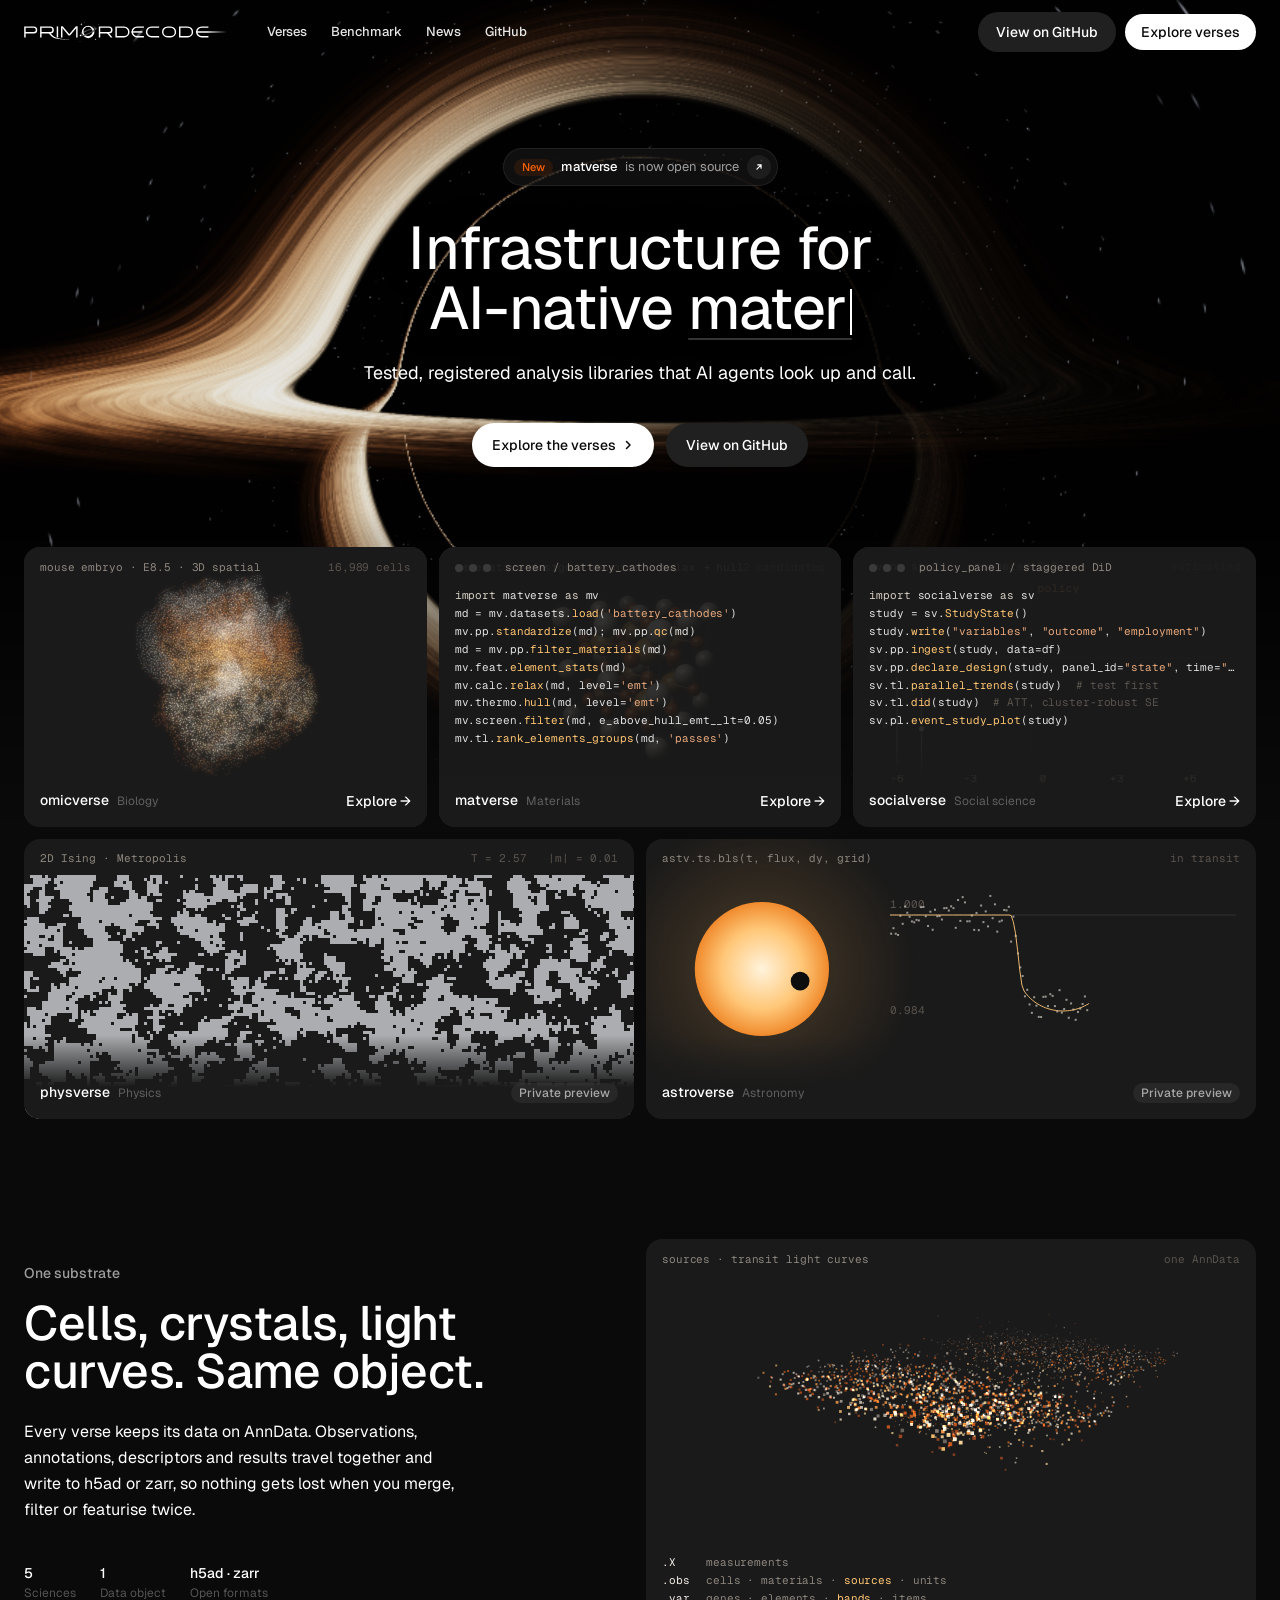
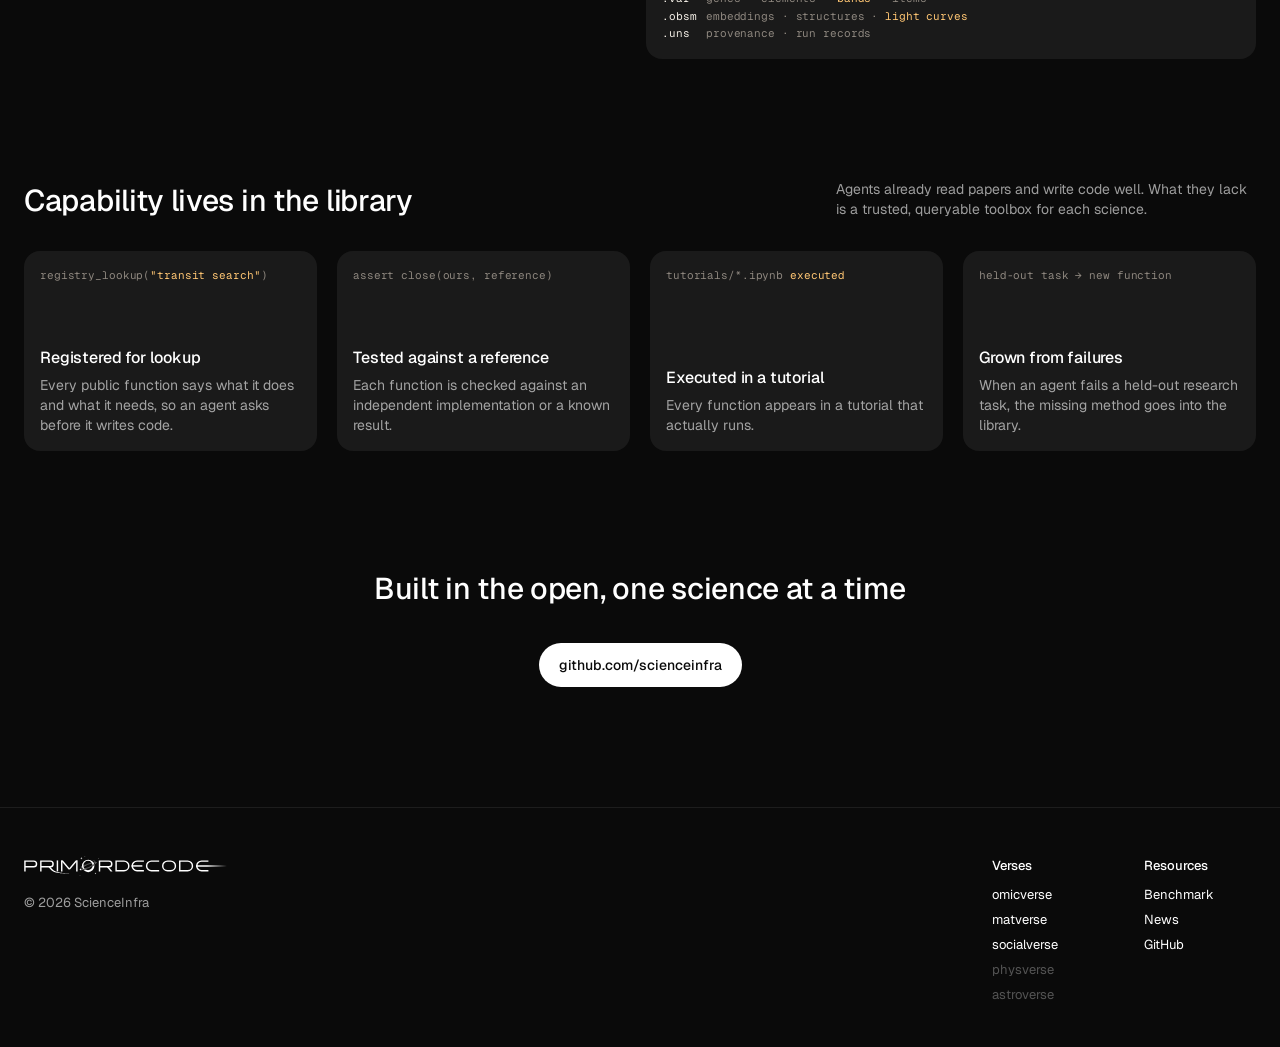
<file: public/index.html>
<!doctype html>
<html lang="en">
<head>
<meta charset="utf-8">
<meta name="viewport" content="width=device-width, initial-scale=1">
<title>ScienceInfra</title>
<meta name="description" content="ScienceInfra builds open analysis libraries that AI agents look up and call — omicverse, matverse, socialverse, physverse and astroverse.">
<meta name="theme-color" content="#0a0a0a">
<link rel="preconnect" href="https://fonts.googleapis.com">
<link rel="preconnect" href="https://fonts.gstatic.com" crossorigin>
<link href="https://fonts.googleapis.com/css2?family=Geist:wght@100..900&family=Geist+Mono:wght@100..900&display=swap" rel="stylesheet">
<style>
/* Type scale and spacing measured from x.ai at a 1440px viewport. */
:root{
  color-scheme: dark;
  --bg:#0a0a0a;
  --card:#1a1a1a;
  --btn-dark:#202020;
  --fg:#fff;
  --fg-80:rgba(255,255,255,.8);
  --fg-60:rgba(255,255,255,.6);
  --fg-30:rgba(255,255,255,.3);
  --hair:rgba(255,255,255,.08);
  --sunset:#ff6308;
  --t-muted:#8d867e;
  --t-dim:#59534d;
  --t-text:#f2ede5;
  --t-code:#e1e1e1;
  --t-teal:#29c6be;
  --t-blue:#ffc673;
  --t-green:#91c17a;
  --t-purple:#d6cdc2;
  --t-str:#e8a87c;
  --sans:"Geist",Arial,"PingFang SC",sans-serif;
  --mono:"Geist Mono",ui-monospace,SFMono-Regular,Menlo,monospace;
}
*{box-sizing:border-box;margin:0;padding:0}
html{scroll-behavior:smooth}
body{background:var(--bg);color:var(--fg);font-family:var(--sans);font-size:16px;line-height:24px;-webkit-font-smoothing:antialiased;overflow-x:hidden}
a{color:inherit;text-decoration:none}
.wrap{width:min(1232px,calc(100% - 32px));margin:0 auto}

/* ---------- header (x.ai: 64px tall, 13px/500 links, 6px 12px padding) ---------- */
header{position:fixed;inset:0 0 auto;top:env(safe-area-inset-top,0px);z-index:50;transition:background .2s,backdrop-filter .2s}
header.scrolled{background:rgba(10,10,10,.8);backdrop-filter:blur(12px);-webkit-backdrop-filter:blur(12px)}
header .wrap{display:flex;align-items:center;height:64px}
.logo{display:flex;align-items:center;color:var(--fg)}
.logo svg{height:20px;width:auto;display:block}
.links{display:flex;margin-left:28px}
.links a{font-size:13px;line-height:19.5px;font-weight:500;padding:6px 12px;color:var(--fg);opacity:.9;transition:opacity .15s}
.links a:hover{opacity:1}
.nav-cta{margin-left:auto;display:flex;align-items:center;gap:9px}
/* phone menu: a checkbox + label, so it works on every page without script */
.nav-toggle{position:absolute;opacity:0;pointer-events:none;width:0;height:0}
.menu-btn{display:none}
.btn{display:inline-flex;align-items:center;justify-content:center;gap:6px;border-radius:9999px;font-size:14px;line-height:20px;font-weight:500;white-space:nowrap;transition:background .15s,opacity .15s}
.btn-dark{background:var(--btn-dark);color:var(--fg)}
.btn-dark:hover{background:#2a2a2a}
.btn-light{background:#fff;color:#0a0a0a}
.btn-light:hover{background:#e6e6e6}
.btn-nav{padding:10px 18px;height:40px}
.btn-nav-light{padding:8px 16px;height:36px}
.btn-hero{padding:12px 20px;height:44px}
.btn svg{width:12px;height:12px}

/* ---------- hero (pill y148, h1 60/60 450, sub 18/29.25, buttons 44px) ---------- */
.hero{position:relative;text-align:center;padding-top:148px;overflow:hidden}
#bh{position:absolute;left:0;top:0;width:100%;height:820px;pointer-events:none;opacity:.9;
  mask-image:linear-gradient(to bottom,#000 0,#000 62%,transparent 100%);
  -webkit-mask-image:linear-gradient(to bottom,#000 0,#000 62%,transparent 100%)}
.hero .wrap{position:relative}
.pill{display:inline-flex;align-items:center;gap:8px;height:38px;padding:6px 6px 6px 10px;border:1px solid var(--hair);border-radius:9999px;background:rgba(26,26,26,.6);font-size:13px;line-height:19.5px}
.pill .tag{color:var(--sunset);background:rgba(255,99,8,.1);padding:3px 8px;border-radius:9999px;font-size:11px;line-height:11px;font-weight:500}
.pill .strong{font-weight:500}
.pill .muted{color:var(--fg-60)}
.pill .arrow{display:grid;place-items:center;width:24px;height:24px;border-radius:50%;background:rgba(255,255,255,.06)}
.pill .arrow svg{width:10px;height:10px}
h1{text-shadow:0 0 28px rgba(0,0,0,.6);font-size:60px;line-height:60px;font-weight:450;letter-spacing:-.6px;margin:32px auto 0;max-width:768px}
.typed-slot{display:inline-block;position:relative;text-align:left}
.typed-slot::after{content:"";position:absolute;left:0;right:0;bottom:-2px;height:2px;background:rgba(255,255,255,.2);border-radius:1px}
.caret{display:inline-block;width:2px;height:46px;background:var(--fg);margin-left:3px;vertical-align:-6px;animation:blink 1s steps(1) infinite}
@keyframes blink{50%{opacity:0}}
.lede{max-width:768px;margin:20px auto 0;font-size:18px;line-height:29.25px}
.cta{display:flex;gap:12px;justify-content:center;margin-top:36px;flex-wrap:wrap}

/* ---------- cards (280px tall, 16px radius, #1a1a1a, 12px gap) ---------- */
.cards{margin-top:80px;display:grid;gap:12px;text-align:left}
.row3{display:grid;grid-template-columns:repeat(3,1fr);gap:12px}
.row2{display:grid;grid-template-columns:1fr 1fr;gap:12px}
.card{position:relative;display:block;height:280px;background:var(--card);border-radius:16px;overflow:hidden}
.card canvas,.card video{position:absolute;inset:0;width:100%;height:100%;display:block}
.card video{object-fit:contain;background:var(--card)}
.cap{position:absolute;top:14px;font-family:var(--mono);font-size:11px;line-height:13px;letter-spacing:-.11px;color:var(--t-muted);white-space:nowrap}
.cap.l{left:16px}.cap.r{right:16px;color:var(--t-dim)}
/* code panel: fades in over the visual on a timer, and on hover/focus */
.code{position:absolute;inset:0 0 52px;z-index:1;padding:12px 16px 0;background:rgba(26,26,26,.9);opacity:0;transition:opacity .5s;
  font-family:var(--mono);font-size:11px;line-height:17.875px;letter-spacing:-.11px;color:var(--t-code);overflow:hidden}
.code .bar{display:flex;align-items:center;gap:6px;color:var(--t-muted);padding-bottom:10px}
.code .bar i{width:8px;height:8px;border-radius:50%;background:#3a3a3a}
.code .bar span{margin-left:8px}
.code .ln{white-space:pre;overflow:hidden;text-overflow:ellipsis;opacity:0;transform:translateY(3px);transition:opacity .3s,transform .3s}
.card.show-code .code,.card:hover .code,.card:focus-visible .code{opacity:1}
.card.show-code .ln,.card:hover .ln,.card:focus-visible .ln{opacity:1;transform:none;transition-delay:calc(var(--i)*80ms + 150ms)}
.kw{color:var(--t-purple)}.fn{color:var(--t-blue)}.st{color:var(--t-str)}.cm{color:var(--t-dim)}
.card::after{content:"";position:absolute;inset:auto 0 0;height:84px;background:linear-gradient(to top,var(--card) 38%,transparent);pointer-events:none}
.card .foot{position:absolute;z-index:1;left:16px;right:16px;bottom:16px;display:flex;align-items:center;justify-content:space-between;gap:12px;font-size:14px;line-height:20px;font-weight:500}
.card .foot .sub{color:var(--fg-30);font-weight:400;font-size:12px;margin-left:8px}
.card .go{display:inline-flex;align-items:center;gap:4px;transition:transform .2s}
.card:hover .go{transform:translateX(2px)}
.badge{font-size:12px;line-height:16px;font-weight:500;color:var(--fg-60);background:rgba(255,255,255,.06);padding:2px 8px;border-radius:9999px}

/* ---------- section: substrate (eyebrow 14/500, h2 48/48 500) ---------- */
.section{padding-top:120px}
.eyebrow{font-size:14px;line-height:20px;font-weight:500;color:var(--fg-60)}
.h2-xl{font-size:48px;line-height:48px;font-weight:500;letter-spacing:-.48px;margin-top:16px;max-width:568px}
.body16{font-size:16px;line-height:26px;max-width:448px;margin-top:24px}
.substrate{display:grid;grid-template-columns:1fr 1fr;gap:12px;align-items:stretch}
.substrate .copy{padding-top:24px}
.stats{display:flex;gap:24px;margin-top:40px}
.stats .v{font-size:14px;line-height:20px;font-weight:500}
.stats .k{font-size:12px;line-height:16px;color:var(--fg-30);margin-top:2px}
.orb-card{position:relative;height:420px;background:var(--card);border-radius:16px;overflow:hidden}
.orb-card canvas{position:absolute;inset:0;width:100%;height:100%}
.anatomy{position:absolute;left:16px;bottom:16px;font-family:var(--mono);font-size:11px;line-height:17.875px;letter-spacing:-.11px;color:var(--t-muted)}
.anatomy b{color:var(--t-text);font-weight:400;display:inline-block;width:44px}
.anatomy span{transition:color .6s}
.anatomy span.on{color:var(--t-blue)}
.orb-card{position:relative}

/* ---------- section: how it works (h2 30/36 500, h3 16/22 500) ---------- */
.h2{font-size:30px;line-height:36px;font-weight:500;letter-spacing:-.3px}
.head-row{display:flex;align-items:flex-end;justify-content:space-between;gap:24px}
.head-row p{font-size:14px;line-height:20px;color:var(--fg-60);max-width:420px}
.grid4{display:grid;grid-template-columns:repeat(4,1fr);gap:20px;margin-top:32px}
.tile{background:var(--card);border-radius:16px;padding:16px;height:200px;display:flex;flex-direction:column}
.tile code{font-family:var(--mono);font-size:11px;line-height:17.875px;letter-spacing:-.11px;color:var(--t-muted)}
.tile code .fn{color:var(--t-blue)}
.tile h3{font-size:16px;line-height:22px;font-weight:500;letter-spacing:-.16px;margin-top:auto}
.tile p{font-size:14px;line-height:20px;color:var(--fg-60);margin-top:6px}

/* ---------- closing + footer ---------- */
.closing{padding:120px 0 120px;text-align:center}
.closing .h2{margin-bottom:24px}
footer{border-top:1px solid var(--hair);padding:48px 0 40px}
footer .wrap{display:flex;justify-content:space-between;gap:40px;flex-wrap:wrap}
footer .logo svg{height:20px}
footer .legal{font-size:13px;line-height:21.125px;color:var(--fg-60);margin-top:16px}
.fcols{display:flex;gap:40px;flex-wrap:wrap}
.fcols div{display:flex;flex-direction:column;width:112px}
.fcols h5{font-size:13px;line-height:19.5px;font-weight:500;margin-bottom:6px}
.fcols a,.fcols span{font-size:13px;line-height:21.125px;color:var(--fg);padding:2px 0}
.fcols span{color:var(--fg-30)}
.fcols a:hover{color:var(--fg-60)}

a:focus-visible,button:focus-visible{outline:2px solid var(--fg);outline-offset:2px}

/* ---------- responsive (x.ai mobile: h1 36/39.6, sub 16) ---------- */
@media (max-width:1024px){
  .links a{padding:6px 8px}
  .row3{grid-template-columns:1fr 1fr}
  .row3 .card:last-child{grid-column:span 2}
  .grid4{grid-template-columns:1fr 1fr}
  .substrate{grid-template-columns:1fr}
}
@media (max-width:768px){
  .links{display:none;position:absolute;top:64px;left:0;right:0;margin:0;flex-direction:column;padding:4px 16px 12px;background:rgba(10,10,10,.96);backdrop-filter:blur(12px);-webkit-backdrop-filter:blur(12px);border-bottom:1px solid var(--hair)}
  .links a{font-size:16px;line-height:24px;padding:14px 4px;opacity:1;border-top:1px solid var(--hair)}
  .links a:first-child{border-top:none}
  .nav-toggle:checked ~ .links{display:flex}
  .nav-cta .btn-dark{display:none}
  .menu-btn{display:flex;flex-direction:column;align-items:center;justify-content:center;gap:6px;width:40px;height:40px;margin-left:4px;margin-right:-10px;border-radius:9999px;cursor:pointer;flex:none}
  .menu-btn span{display:block;width:18px;height:1.5px;border-radius:1px;background:var(--fg);transition:transform .2s}
  .nav-toggle:checked ~ .menu-btn span:first-child{transform:translateY(3.75px) rotate(45deg)}
  .nav-toggle:checked ~ .menu-btn span:last-child{transform:translateY(-3.75px) rotate(-45deg)}
  .nav-toggle:focus-visible ~ .menu-btn{outline:2px solid var(--fg);outline-offset:2px}
  header:has(.nav-toggle:checked){background:rgba(10,10,10,.96)}
  .hero{padding-top:112px}
  h1{font-size:36px;line-height:39.6px;letter-spacing:-.36px}
  .caret{height:28px;vertical-align:-4px}
  .lede{font-size:16px;line-height:24px}
  .cards{margin-top:56px}
  .row3,.row2,.grid4{grid-template-columns:1fr}
  .row3 .card:last-child{grid-column:auto}
  .h2-xl{font-size:36px;line-height:39.6px}
  .head-row{flex-direction:column;align-items:flex-start}
  .section{padding-top:80px}
  .tile{height:auto;min-height:160px}
}
/* narrow phones: the wordmark, the button and the menu icon do not all fit */
@media (max-width:480px){
  .nav-cta{display:none}
  .menu-btn{margin-left:auto}
}
@media (prefers-reduced-motion:reduce){
  *{transition:none!important;animation:none!important}
}
</style>
</head>
<body>

<header id="hdr">
  <div class="wrap">
    <a class="logo" href="/" aria-label="PrimorDecode — ScienceInfra home"><svg aria-hidden="true" focusable="false" xmlns="http://www.w3.org/2000/svg" viewBox="-2.0 -40.0 1841.00 181.0" role="img" aria-label="PrimorDecode 源境解码"><g transform="translate(0.00,0)"><path d="M 6.5,100.0 L 6.5,6.5 L 86.25,6.5 A 25.25 25.25 0 0 1 111.5,31.75 L 111.5,31.75 A 25.25 25.25 0 0 1 86.25,57.0 L 6.5,57.0" fill="none" stroke="currentColor" stroke-width="13.00" stroke-linecap="butt" stroke-linejoin="miter"/></g><g transform="translate(144.00,0)"><path d="M 6.5,100.0 L 6.5,6.5 L 92.25,6.5 A 25.25 25.25 0 0 1 117.5,31.75 L 117.5,31.75 A 25.25 25.25 0 0 1 92.25,57.0 L 6.5,57.0" fill="none" stroke="currentColor" stroke-width="13.00" stroke-linecap="butt" stroke-linejoin="miter"/><path d="M 77.27,61.18 L 78.02,62.08 L 78.77,62.96 L 79.50,63.85 L 80.23,64.72 L 80.96,65.59 L 81.68,66.45 L 82.39,67.31 L 83.10,68.16 L 83.80,69.00 L 84.50,69.84 L 85.19,70.67 L 85.88,71.49 L 86.57,72.30 L 87.25,73.11 L 87.94,73.92 L 88.62,74.71 L 89.30,75.51 L 89.98,76.29 L 90.65,77.07 L 91.33,77.84 L 92.01,78.61 L 92.68,79.37 L 93.36,80.12 L 94.04,80.87 L 94.72,81.61 L 95.41,82.35 L 96.09,83.08 L 96.78,83.81 L 97.48,84.52 L 98.18,85.23 L 98.89,85.92 L 99.61,86.61 L 100.34,87.28 L 101.07,87.95 L 101.82,88.61 L 102.56,89.26 L 103.32,89.90 L 104.08,90.53 L 104.85,91.16 L 105.63,91.78 L 106.42,92.38 L 107.21,92.99 L 108.02,93.58 L 108.83,94.16 L 109.65,94.74 L 110.48,95.30 L 111.32,95.86 L 112.17,96.41 L 113.02,96.96 L 113.89,97.49 L 114.77,98.02 L 115.66,98.53 L 116.56,99.04 L 117.47,99.54 L 118.39,100.04 L 119.32,100.52 L 120.27,100.99 L 121.22,101.46 L 122.19,101.92 L 123.17,102.37 L 124.16,102.81 L 125.17,103.25 L 126.18,103.68 L 127.22,104.10 L 128.26,104.51 L 129.32,104.91 L 130.39,105.30 L 131.48,105.69 L 132.59,106.07 L 133.70,106.45 L 134.84,106.81 L 135.99,107.17 L 137.16,107.52 L 138.34,107.86 L 139.54,108.20 L 140.76,108.53 L 141.99,108.86 L 143.24,109.17 L 144.52,109.48 L 145.81,109.79 L 147.12,110.08 L 148.45,110.38 L 149.80,110.66 L 151.17,110.94 L 152.56,111.21 L 153.97,111.48 L 155.41,111.74 L 156.86,112.00 L 158.34,112.25 L 159.84,112.49 L 161.37,112.73 L 162.92,112.96 L 164.49,113.19 L 166.09,113.41 L 167.71,113.63 L 169.36,113.84 L 171.03,114.05 L 172.73,114.25 L 174.46,114.45 L 176.21,114.64 L 177.99,114.83 L 179.80,115.01 L 181.64,115.19 L 183.51,115.36 L 185.40,115.53 L 187.33,115.69 L 189.28,115.85 L 191.26,116.01 L 193.28,116.16 L 195.33,116.31 L 197.40,116.45 L 199.51,116.59 L 201.66,116.73 L 203.83,116.86 L 206.04,116.98 L 208.28,117.11 L 210.56,117.22 L 212.87,117.34 L 215.21,117.45 L 217.59,117.56 L 220.01,117.66 L 222.46,117.76 L 224.94,117.86 L 227.47,117.95 L 230.03,118.04 L 232.63,118.13 L 235.26,118.21 L 237.94,118.29 L 240.65,118.37 L 243.40,118.44 L 246.19,118.51 L 249.02,118.58 L 251.90,118.64 L 254.81,118.70 L 257.76,118.76 L 260.75,118.82 L 263.79,118.87 L 266.87,118.92 L 269.99,118.96 L 273.15,119.01 L 276.36,119.05 L 279.61,119.09 L 282.90,119.12 L 286.24,119.16 L 289.62,119.19 L 293.05,119.22 L 296.53,119.24 L 300.05,119.27 L 303.61,119.29 L 307.22,119.31 L 310.88,119.33 L 314.59,119.34 L 318.35,119.36 L 322.15,119.37 L 326.00,119.38 L 329.90,119.39 L 333.85,119.39 L 337.85,119.40 L 341.90,119.40 L 346.00,119.40 L 346.00,118.60 L 341.90,118.60 L 337.85,118.59 L 333.85,118.58 L 329.90,118.56 L 326.00,118.54 L 322.15,118.51 L 318.35,118.48 L 314.60,118.45 L 310.89,118.41 L 307.23,118.36 L 303.62,118.31 L 300.06,118.25 L 296.54,118.19 L 293.07,118.13 L 289.64,118.06 L 286.26,117.98 L 282.92,117.90 L 279.63,117.82 L 276.39,117.73 L 273.18,117.63 L 270.02,117.53 L 266.91,117.43 L 263.83,117.32 L 260.80,117.20 L 257.81,117.08 L 254.86,116.96 L 251.96,116.83 L 249.09,116.69 L 246.27,116.55 L 243.48,116.40 L 240.74,116.25 L 238.03,116.10 L 235.37,115.94 L 232.74,115.77 L 230.15,115.60 L 227.60,115.42 L 225.09,115.24 L 222.61,115.06 L 220.18,114.87 L 217.78,114.67 L 215.41,114.47 L 213.08,114.26 L 210.79,114.05 L 208.53,113.83 L 206.31,113.61 L 204.12,113.38 L 201.96,113.14 L 199.84,112.91 L 197.76,112.66 L 195.70,112.41 L 193.68,112.16 L 191.70,111.90 L 189.74,111.63 L 187.82,111.36 L 185.92,111.09 L 184.06,110.81 L 182.23,110.52 L 180.43,110.23 L 178.66,109.93 L 176.92,109.63 L 175.21,109.32 L 173.53,109.01 L 171.88,108.69 L 170.26,108.37 L 168.66,108.04 L 167.09,107.70 L 165.55,107.36 L 164.04,107.02 L 162.55,106.67 L 161.09,106.32 L 159.66,105.96 L 158.25,105.59 L 156.87,105.22 L 155.51,104.84 L 154.18,104.46 L 152.87,104.08 L 151.59,103.69 L 150.33,103.29 L 149.09,102.89 L 147.88,102.48 L 146.69,102.07 L 145.52,101.66 L 144.37,101.24 L 143.25,100.81 L 142.14,100.38 L 141.06,99.94 L 140.00,99.50 L 138.96,99.06 L 137.94,98.61 L 136.93,98.16 L 135.95,97.70 L 134.99,97.23 L 134.04,96.77 L 133.11,96.29 L 132.20,95.82 L 131.30,95.34 L 130.43,94.85 L 129.56,94.36 L 128.72,93.87 L 127.89,93.37 L 127.07,92.86 L 126.27,92.35 L 125.48,91.84 L 124.70,91.33 L 123.94,90.80 L 123.19,90.28 L 122.45,89.75 L 121.72,89.21 L 121.00,88.67 L 120.29,88.13 L 119.59,87.58 L 118.90,87.02 L 118.22,86.46 L 117.55,85.90 L 116.89,85.33 L 116.23,84.76 L 115.58,84.18 L 114.93,83.59 L 114.29,83.00 L 113.65,82.40 L 113.02,81.80 L 112.39,81.19 L 111.77,80.58 L 111.15,79.96 L 110.53,79.34 L 109.91,78.71 L 109.29,78.07 L 108.67,77.43 L 108.05,76.78 L 107.43,76.13 L 106.81,75.47 L 106.18,74.82 L 105.54,74.15 L 104.91,73.48 L 104.28,72.80 L 103.64,72.11 L 103.01,71.41 L 102.37,70.70 L 101.73,69.98 L 101.09,69.26 L 100.45,68.52 L 99.80,67.78 L 99.15,67.02 L 98.49,66.26 L 97.83,65.49 L 97.17,64.71 L 96.50,63.92 L 95.83,63.12 L 95.15,62.31 L 94.47,61.49 L 93.78,60.67 L 93.08,59.83 L 92.38,58.99 L 91.67,58.14 L 90.95,57.27 L 90.22,56.40 L 89.49,55.52 L 88.74,54.63 L 87.99,53.73 L 87.23,52.82 Z" fill="currentColor"/></g><g transform="translate(294.00,0)"><path d="M 6.5,0 L 6.5,100.0" fill="none" stroke="currentColor" stroke-width="13.00" stroke-linecap="butt" stroke-linejoin="miter"/></g><g transform="translate(333.00,0)"><path d="M 6.5,0 L 6.5,100.0" fill="none" stroke="currentColor" stroke-width="13.00" stroke-linecap="butt" stroke-linejoin="miter"/><path d="M 143.5,0 L 143.5,100.0" fill="none" stroke="currentColor" stroke-width="13.00" stroke-linecap="butt" stroke-linejoin="miter"/><path d="M 0.00,0.00 L 16.97,0.00 L 83.49,79.27 L 66.51,79.27 Z" fill="currentColor"/><path d="M 133.03,0.00 L 150.00,0.00 L 83.49,79.27 L 66.51,79.27 Z" fill="currentColor"/></g><g transform="translate(523.00,0)"><g><defs><clipPath id="pdw-band-h"><path clip-rule="evenodd" d="M -200,-200 H 320 V 320 H -200 Z M 127.888,29.971 A 295.856 295.856 0 0 1 -6.987,90.022 L -8.414,81.541 A 287.256 287.256 0 0 0 122.541,23.236 Z"/></clipPath><clipPath id="pdw-comp-h"><path clip-rule="evenodd" d="M -200,-200 H 320 V 320 H -200 Z M -3.679,82.029 A 9.8 9.8 0 1 0 -23.279,82.029 A 9.8 9.8 0 1 0 -3.679,82.029 Z"/></clipPath></defs><g clip-path="url(#pdw-band-h)"><g clip-path="url(#pdw-comp-h)"><path d="M -15.257,81.725 A 7.830 7.830 0 0 1 -13.214,73.396 A 291.556 291.556 0 0 1 119.700,14.219 A 7.830 7.830 0 0 1 127.257,18.275" fill="none" stroke="currentColor" stroke-width="3.0" stroke-linecap="round"/><path d="M -16.748,68.541 A 297.556 297.556 0 0 1 39.787,33.254 A 1099.036 1099.036 0 0 1 -16.748,68.541 Z" fill="currentColor"/><path d="M -15.382,61.775 A 302.056 302.056 0 0 1 21.925,37.390 A 236.413 236.413 0 0 1 -15.382,61.775 Z" fill="currentColor"/><path d="M -12.328,53.882 A 306.556 306.556 0 0 1 7.915,40.344 A 60.567 60.567 0 0 1 -12.328,53.882 Z" fill="currentColor"/><path d="M 112.00,50.00 A 56.0 56.0 0 1 0 0.00,50.00 A 56.0 56.0 0 1 0 112.00,50.00 Z M 95.80,46.00 A 42.0 42.0 0 1 0 11.80,46.00 A 42.0 42.0 0 1 0 95.80,46.00 Z" fill="currentColor" fill-rule="evenodd"/></g></g><path d="M 127.257,18.275 A 7.830 7.830 0 0 1 125.214,26.604 A 291.556 291.556 0 0 1 -7.700,85.781 A 7.830 7.830 0 0 1 -15.257,81.725" fill="none" stroke="currentColor" stroke-width="3.0" stroke-linecap="round"/><circle cx="-13.48" cy="82.03" r="7.0" fill="currentColor"/><circle cx="101.03" cy="3.62" r="1.9" fill="currentColor"/><circle cx="112.38" cy="9.44" r="1.7" fill="currentColor"/><circle cx="94.58" cy="-1.03" r="1.5" fill="currentColor"/><circle cx="113.91" cy="3.05" r="1.5" fill="currentColor"/><path d="M -6.000,-31.000 A 11.000 11.000 0 0 0 5.000,-20.000 A 11.000 11.000 0 0 0 -6.000,-9.000 A 11.000 11.000 0 0 0 -17.000,-20.000 A 11.000 11.000 0 0 0 -6.000,-31.000 Z" fill="currentColor"/><path d="M 122.000,110.000 A 8.000 8.000 0 0 0 130.000,118.000 A 8.000 8.000 0 0 0 122.000,126.000 A 8.000 8.000 0 0 0 114.000,118.000 A 8.000 8.000 0 0 0 122.000,110.000 Z" fill="currentColor"/><circle cx="26.00" cy="-34.00" r="2.6" fill="currentColor"/><circle cx="148.00" cy="-20.00" r="2.6" fill="currentColor"/><circle cx="-18.00" cy="136.00" r="2.2" fill="currentColor"/></g></g><g transform="translate(675.00,0)"><path d="M 6.5,100.0 L 6.5,6.5 L 92.25,6.5 A 25.25 25.25 0 0 1 117.5,31.75 L 117.5,31.75 A 25.25 25.25 0 0 1 92.25,57.0 L 6.5,57.0" fill="none" stroke="currentColor" stroke-width="13.00" stroke-linecap="butt" stroke-linejoin="miter"/><path d="M 65.49,50.50 L 82.46,50.50 L 124.00,100.00 L 107.03,100.00 Z" fill="currentColor"/></g><g transform="translate(825.00,0)"><path d="M 6.5,93.5 L 6.5,6.5 L 78.0,6.5 A 43.5 43.5 0 0 1 121.5,50.0 L 121.5,50.0 A 43.5 43.5 0 0 1 78.0,93.5 Z" fill="none" stroke="currentColor" stroke-width="13.00" stroke-linecap="butt" stroke-linejoin="miter"/></g><g transform="translate(971.00,0)"><path d="M 112,6.5 L 50.0,6.5 A 43.5 43.5 0 0 0 6.5,50.0 L 6.5,50.0 A 43.5 43.5 0 0 0 50.0,93.5 L 112,93.5" fill="none" stroke="currentColor" stroke-width="13.00" stroke-linecap="butt" stroke-linejoin="miter"/><path d="M 0,50 L 98,50" fill="none" stroke="currentColor" stroke-width="13.00" stroke-linecap="butt" stroke-linejoin="miter"/></g><g transform="translate(1101.00,0)"><path d="M 120,6.5 L 50.0,6.5 A 43.5 43.5 0 0 0 6.5,50.0 L 6.5,50.0 A 43.5 43.5 0 0 0 50.0,93.5 L 120,93.5" fill="none" stroke="currentColor" stroke-width="13.00" stroke-linecap="butt" stroke-linejoin="miter"/></g><g transform="translate(1247.00,0)"><path d="M 50.0,6.5 L 78.0,6.5 A 43.5 43.5 0 0 1 121.5,50.0 L 121.5,50.0 A 43.5 43.5 0 0 1 78.0,93.5 L 50.0,93.5 A 43.5 43.5 0 0 1 6.5,50.0 L 6.5,50.0 A 43.5 43.5 0 0 1 50.0,6.5 Z" fill="none" stroke="currentColor" stroke-width="13.00" stroke-linecap="butt" stroke-linejoin="miter"/></g><g transform="translate(1401.00,0)"><path d="M 6.5,93.5 L 6.5,6.5 L 78.0,6.5 A 43.5 43.5 0 0 1 121.5,50.0 L 121.5,50.0 A 43.5 43.5 0 0 1 78.0,93.5 Z" fill="none" stroke="currentColor" stroke-width="13.00" stroke-linecap="butt" stroke-linejoin="miter"/></g><g transform="translate(1555.00,0)"><path d="M 112,6.5 L 50.0,6.5 A 43.5 43.5 0 0 0 6.5,50.0 L 6.5,50.0 A 43.5 43.5 0 0 0 50.0,93.5 L 112,93.5" fill="none" stroke="currentColor" stroke-width="13.00" stroke-linecap="butt" stroke-linejoin="miter"/><path d="M 0.00,43.50 L 98.00,43.50 L 282.00,49.60 L 282.00,50.40 L 98.00,56.50 L 0.00,56.50 Z" fill="currentColor"/></g></svg>
</a>
    <input type="checkbox" id="nav-toggle" class="nav-toggle" aria-label="Open menu">
    <nav class="links" aria-label="Main" onclick="document.getElementById('nav-toggle').checked=false">
      <a href="#verses">Verses</a>
      <a href="/benchmark/">Benchmark</a>
      <a href="/news/">News</a>
      <a href="https://github.com/scienceinfra" target="_blank" rel="noopener">GitHub</a>
    </nav>
    <div class="nav-cta">
      <a class="btn btn-dark btn-nav" href="https://github.com/scienceinfra" target="_blank" rel="noopener">View on GitHub</a>
      <a class="btn btn-light btn-nav-light" href="#verses">Explore verses</a>
    </div>
    <label class="menu-btn" for="nav-toggle" aria-hidden="true"><span></span><span></span></label>
  </div>
</header>

<main>
  <section class="hero">
    <canvas id="bh" aria-hidden="true"></canvas>
    <div class="wrap">
      <a class="pill" href="https://github.com/scienceinfra/matverse" target="_blank" rel="noopener">
        <span class="tag">New</span>
        <span class="strong">matverse</span>
        <span class="muted">is now open source</span>
        <span class="arrow"><svg viewBox="0 0 12 12" fill="none"><path d="M3.5 8.5l5-5M4.5 3.5h4v4" stroke="#fff" stroke-width="1.4" stroke-linecap="round"/></svg></span>
      </a>
      <h1>Infrastructure for<br>AI-native <span class="typed-slot"><span id="typed">biology</span><span class="caret"></span></span></h1>
      <p class="lede">Tested, registered analysis libraries that AI agents look up and call.</p>
      <div class="cta">
        <a class="btn btn-light btn-hero" href="#verses">Explore the verses <svg viewBox="0 0 12 12" fill="none"><path d="M4.5 2.5L8 6l-3.5 3.5" stroke="currentColor" stroke-width="1.5" stroke-linecap="round" stroke-linejoin="round"/></svg></a>
        <a class="btn btn-dark btn-hero" href="https://github.com/scienceinfra" target="_blank" rel="noopener">View on GitHub</a>
      </div>
    </div>

    <div class="wrap cards" id="verses">
      <div class="row3">
        <a class="card" href="https://github.com/omicverse/omicverse" target="_blank" rel="noopener"><video muted loop playsinline autoplay preload="metadata" poster="media/embryo.jpg" src="media/embryo.mp4" aria-hidden="true"></video><span class="cap l">mouse embryo · E8.5 · 3D spatial</span><span class="cap r">16,989 cells</span><div class="code" aria-hidden="true"><div class="bar"><i></i><i></i><i></i><span>embryo_E8.5 / spatial 3D</span></div><div class="ln" style="--i:0"><span class="kw">import</span> omicverse <span class="kw">as</span> ov</div><div class="ln" style="--i:1">adata = ov.<span class="fn">read</span>(<span class="st">'mouse_E8.5_3D.h5ad'</span>)</div><div class="ln" style="--i:2">ov.pp.<span class="fn">preprocess</span>(adata, mode=<span class="st">'shiftlog|pearson'</span>)</div><div class="ln" style="--i:3">ov.pp.<span class="fn">scale</span>(adata); ov.pp.<span class="fn">pca</span>(adata, n_pcs=50)</div><div class="ln" style="--i:4">ov.pp.<span class="fn">neighbors</span>(adata); ov.pp.<span class="fn">leiden</span>(adata)</div><div class="ln" style="--i:5">adata.obsm[<span class="st">'spatial_3D'</span>]  <span class="cm"># 16,989 cells, 25 sections</span></div><div class="ln" style="--i:6">ov.pl.<span class="fn">embedding</span>(adata, basis=<span class="st">'spatial'</span>, color=<span class="st">'celltype'</span>)</div></div><div class="foot"><span>omicverse<span class="sub">Biology</span></span><span class="go">Explore →</span></div></a>
        <a class="card" href="https://github.com/scienceinfra/matverse" target="_blank" rel="noopener"><video muted loop playsinline autoplay preload="metadata" poster="media/materials.jpg" src="media/materials.mp4" aria-hidden="true"></video><span class="cap l">generative design · denoise → relax → hull</span><span class="cap r">2 candidates</span><div class="code" aria-hidden="true"><div class="bar"><i></i><i></i><i></i><span>screen / battery_cathodes</span></div><div class="ln" style="--i:0"><span class="kw">import</span> matverse <span class="kw">as</span> mv</div><div class="ln" style="--i:1">md = mv.datasets.<span class="fn">load</span>(<span class="st">'battery_cathodes'</span>)</div><div class="ln" style="--i:2">mv.pp.<span class="fn">standardize</span>(md); mv.pp.<span class="fn">qc</span>(md)</div><div class="ln" style="--i:3">md = mv.pp.<span class="fn">filter_materials</span>(md)</div><div class="ln" style="--i:4">mv.feat.<span class="fn">element_stats</span>(md)</div><div class="ln" style="--i:5">mv.calc.<span class="fn">relax</span>(md, level=<span class="st">'emt'</span>)</div><div class="ln" style="--i:6">mv.thermo.<span class="fn">hull</span>(md, level=<span class="st">'emt'</span>)</div><div class="ln" style="--i:7">mv.screen.<span class="fn">filter</span>(md, e_above_hull_emt__lt=0.05)</div><div class="ln" style="--i:8">mv.tl.<span class="fn">rank_elements_groups</span>(md, <span class="st">'passes'</span>)</div></div><div class="foot"><span>matverse<span class="sub">Materials</span></span><span class="go">Explore →</span></div></a>
        <a class="card" href="https://github.com/omicverse/socialverse" target="_blank" rel="noopener"><canvas data-viz="event" aria-hidden="true"></canvas><div class="code" aria-hidden="true"><div class="bar"><i></i><i></i><i></i><span>policy_panel / staggered DiD</span></div><div class="ln" style="--i:0"><span class="kw">import</span> socialverse <span class="kw">as</span> sv</div><div class="ln" style="--i:1">study = sv.<span class="fn">StudyState</span>()</div><div class="ln" style="--i:2">study.<span class="fn">write</span>(<span class="st">&quot;variables&quot;</span>, <span class="st">&quot;outcome&quot;</span>, <span class="st">&quot;employment&quot;</span>)</div><div class="ln" style="--i:3">sv.pp.<span class="fn">ingest</span>(study, data=df)</div><div class="ln" style="--i:4">sv.pp.<span class="fn">declare_design</span>(study, panel_id=<span class="st">&quot;state&quot;</span>, time=<span class="st">&quot;year&quot;</span>)</div><div class="ln" style="--i:5">sv.tl.<span class="fn">parallel_trends</span>(study)  <span class="cm"># test first</span></div><div class="ln" style="--i:6">sv.tl.<span class="fn">did</span>(study)  <span class="cm"># ATT, cluster-robust SE</span></div><div class="ln" style="--i:7">sv.pl.<span class="fn">event_study_plot</span>(study)</div></div><div class="foot"><span>socialverse<span class="sub">Social science</span></span><span class="go">Explore →</span></div></a>
      </div>
      <div class="row2">
        <div class="card"><canvas data-viz="ising" aria-hidden="true"></canvas><div class="code" aria-hidden="true"><div class="bar"><i></i><i></i><i></i><span>many-body / spin glass</span></div><div class="ln" style="--i:0"><span class="kw">import</span> physverse <span class="kw">as</span> pv</div><div class="ln" style="--i:1">pv.utils.<span class="fn">registry_lookup</span>(<span class="st">&quot;spin glass ground state&quot;</span>)</div><div class="ln" style="--i:2">H = pv.quantum.<span class="fn">heisenberg</span>(pv.quantum.<span class="fn">lattice_from_bonds</span>(<span class="st">&quot;hamiltonian.json&quot;</span>))</div><div class="ln" style="--i:3">rbm = pv.quantum.<span class="fn">init_rbm</span>(H.n_sites, 2 * H.n_sites)</div><div class="ln" style="--i:4">res = pv.quantum.<span class="fn">vmc_optimize</span>(rbm, H, metric_samples=16384)</div><div class="ln" style="--i:5">m = pv.opt.<span class="fn">read_ising_json</span>(<span class="st">&quot;instance_0.json&quot;</span>)</div><div class="ln" style="--i:6">cb = pv.opt.<span class="fn">cluster_lower_bound</span>(m, cells)</div><div class="ln" style="--i:7">gs = pv.opt.<span class="fn">parallel_tempering</span>(m, ladder, target=cb.bound)</div><div class="ln" style="--i:8">fit = pv.pde.<span class="fn">select_model</span>(lib.Theta, ut, lib.names)</div></div><div class="foot"><span>physverse<span class="sub">Physics</span></span><span class="badge">Private preview</span></div></div>
        <div class="card"><canvas data-viz="transit" aria-hidden="true"></canvas><div class="code" aria-hidden="true"><div class="bar"><i></i><i></i><i></i><span>exoplanets / transit search</span></div><div class="ln" style="--i:0"><span class="kw">import</span> astroverse <span class="kw">as</span> astv</div><div class="ln" style="--i:1">astv.utils.<span class="fn">registry_lookup</span>(<span class="st">&quot;transit search&quot;</span>)  <span class="cm"># find, do not guess</span></div><div class="ln" style="--i:2">grid = astv.ts.<span class="fn">transit_period_grid</span>(t, minimum_period=1.0, maximum_period=10.0)</div><div class="ln" style="--i:3">res = astv.ts.<span class="fn">bls</span>(t, flat, dy, grid)</div><div class="ln" style="--i:4">vet = astv.ts.<span class="fn">vet_transit</span>(t, flat, dy, res.best_period, res.best_t0, res.best_duration)</div><div class="ln" style="--i:5">d = astv.cosmo.<span class="fn">theory_3x2pt</span>(params, lay, zs, nzs, zl, nzl)</div><div class="ln" style="--i:6">chain = astv.infer.<span class="fn">run_emcee</span>(like.log_prob, p0, n_steps=5000)</div><div class="ln" style="--i:7">astv.infer.<span class="fn">convergence_report</span>(chain)  <span class="cm"># R-hat, ESS, tau</span></div></div><div class="foot"><span>astroverse<span class="sub">Astronomy</span></span><span class="badge">Private preview</span></div></div>
      </div>
    </div>
  </section>

  <section class="section" id="substrate">
    <div class="wrap substrate">
      <div class="copy">
        <p class="eyebrow">One substrate</p>
        <h2 class="h2-xl">Cells, crystals, light curves. Same object.</h2>
        <p class="body16">Every verse keeps its data on AnnData. Observations, annotations, descriptors and results travel together and write to h5ad or zarr, so nothing gets lost when you merge, filter or featurise twice.</p>
        <div class="stats">
          <div><p class="v">5</p><p class="k">Sciences</p></div>
          <div><p class="v">1</p><p class="k">Data object</p></div>
          <div><p class="v">h5ad · zarr</p><p class="k">Open formats</p></div>
        </div>
      </div>
      <div class="orb-card">
        <canvas id="orb" aria-hidden="true"></canvas>
        <span class="cap l" id="orb-label">cells · mouse embryo E8.5</span><span class="cap r">one AnnData</span>
        <div class="anatomy">
          <div><b>.X</b>measurements</div>
          <div><b>.obs</b><span data-k="0">cells</span> · <span data-k="1">materials</span> · <span data-k="2">sources</span> · units</div>
          <div><b>.var</b><span data-k="0">genes</span> · <span data-k="1">elements</span> · <span data-k="2">bands</span> · items</div>
          <div><b>.obsm</b><span data-k="0">embeddings</span> · <span data-k="1">structures</span> · <span data-k="2">light curves</span></div>
          <div><b>.uns</b>provenance · run records</div>
        </div>
      </div>
    </div>
  </section>

  <section class="section" id="how">
    <div class="wrap">
      <div class="head-row">
        <h2 class="h2">Capability lives in the library</h2>
        <p>Agents already read papers and write code well. What they lack is a trusted, queryable toolbox for each science.</p>
      </div>
      <div class="grid4">
        <div class="tile"><code>registry_lookup(<span class="fn">"transit search"</span>)</code><h3>Registered for lookup</h3><p>Every public function says what it does and what it needs, so an agent asks before it writes code.</p></div>
        <div class="tile"><code>assert close(ours, reference)</code><h3>Tested against a reference</h3><p>Each function is checked against an independent implementation or a known result.</p></div>
        <div class="tile"><code>tutorials/*.ipynb  <span class="fn">executed</span></code><h3>Executed in a tutorial</h3><p>Every function appears in a tutorial that actually runs.</p></div>
        <div class="tile"><code>held-out task → new function</code><h3>Grown from failures</h3><p>When an agent fails a held-out research task, the missing method goes into the library.</p></div>
      </div>
    </div>
  </section>

  <section class="closing">
    <div class="wrap">
      <h2 class="h2">Built in the open, one science at a time</h2>
      <div class="cta"><a class="btn btn-light btn-hero" href="https://github.com/scienceinfra" target="_blank" rel="noopener">github.com/scienceinfra</a></div>
    </div>
  </section>
</main>

<footer>
  <div class="wrap">
    <div>
      <a class="logo" href="/" aria-label="PrimorDecode"><svg aria-hidden="true" focusable="false" xmlns="http://www.w3.org/2000/svg" viewBox="-2.0 -40.0 1841.00 181.0" role="img" aria-label="PrimorDecode 源境解码"><g transform="translate(0.00,0)"><path d="M 6.5,100.0 L 6.5,6.5 L 86.25,6.5 A 25.25 25.25 0 0 1 111.5,31.75 L 111.5,31.75 A 25.25 25.25 0 0 1 86.25,57.0 L 6.5,57.0" fill="none" stroke="currentColor" stroke-width="13.00" stroke-linecap="butt" stroke-linejoin="miter"/></g><g transform="translate(144.00,0)"><path d="M 6.5,100.0 L 6.5,6.5 L 92.25,6.5 A 25.25 25.25 0 0 1 117.5,31.75 L 117.5,31.75 A 25.25 25.25 0 0 1 92.25,57.0 L 6.5,57.0" fill="none" stroke="currentColor" stroke-width="13.00" stroke-linecap="butt" stroke-linejoin="miter"/><path d="M 77.27,61.18 L 78.02,62.08 L 78.77,62.96 L 79.50,63.85 L 80.23,64.72 L 80.96,65.59 L 81.68,66.45 L 82.39,67.31 L 83.10,68.16 L 83.80,69.00 L 84.50,69.84 L 85.19,70.67 L 85.88,71.49 L 86.57,72.30 L 87.25,73.11 L 87.94,73.92 L 88.62,74.71 L 89.30,75.51 L 89.98,76.29 L 90.65,77.07 L 91.33,77.84 L 92.01,78.61 L 92.68,79.37 L 93.36,80.12 L 94.04,80.87 L 94.72,81.61 L 95.41,82.35 L 96.09,83.08 L 96.78,83.81 L 97.48,84.52 L 98.18,85.23 L 98.89,85.92 L 99.61,86.61 L 100.34,87.28 L 101.07,87.95 L 101.82,88.61 L 102.56,89.26 L 103.32,89.90 L 104.08,90.53 L 104.85,91.16 L 105.63,91.78 L 106.42,92.38 L 107.21,92.99 L 108.02,93.58 L 108.83,94.16 L 109.65,94.74 L 110.48,95.30 L 111.32,95.86 L 112.17,96.41 L 113.02,96.96 L 113.89,97.49 L 114.77,98.02 L 115.66,98.53 L 116.56,99.04 L 117.47,99.54 L 118.39,100.04 L 119.32,100.52 L 120.27,100.99 L 121.22,101.46 L 122.19,101.92 L 123.17,102.37 L 124.16,102.81 L 125.17,103.25 L 126.18,103.68 L 127.22,104.10 L 128.26,104.51 L 129.32,104.91 L 130.39,105.30 L 131.48,105.69 L 132.59,106.07 L 133.70,106.45 L 134.84,106.81 L 135.99,107.17 L 137.16,107.52 L 138.34,107.86 L 139.54,108.20 L 140.76,108.53 L 141.99,108.86 L 143.24,109.17 L 144.52,109.48 L 145.81,109.79 L 147.12,110.08 L 148.45,110.38 L 149.80,110.66 L 151.17,110.94 L 152.56,111.21 L 153.97,111.48 L 155.41,111.74 L 156.86,112.00 L 158.34,112.25 L 159.84,112.49 L 161.37,112.73 L 162.92,112.96 L 164.49,113.19 L 166.09,113.41 L 167.71,113.63 L 169.36,113.84 L 171.03,114.05 L 172.73,114.25 L 174.46,114.45 L 176.21,114.64 L 177.99,114.83 L 179.80,115.01 L 181.64,115.19 L 183.51,115.36 L 185.40,115.53 L 187.33,115.69 L 189.28,115.85 L 191.26,116.01 L 193.28,116.16 L 195.33,116.31 L 197.40,116.45 L 199.51,116.59 L 201.66,116.73 L 203.83,116.86 L 206.04,116.98 L 208.28,117.11 L 210.56,117.22 L 212.87,117.34 L 215.21,117.45 L 217.59,117.56 L 220.01,117.66 L 222.46,117.76 L 224.94,117.86 L 227.47,117.95 L 230.03,118.04 L 232.63,118.13 L 235.26,118.21 L 237.94,118.29 L 240.65,118.37 L 243.40,118.44 L 246.19,118.51 L 249.02,118.58 L 251.90,118.64 L 254.81,118.70 L 257.76,118.76 L 260.75,118.82 L 263.79,118.87 L 266.87,118.92 L 269.99,118.96 L 273.15,119.01 L 276.36,119.05 L 279.61,119.09 L 282.90,119.12 L 286.24,119.16 L 289.62,119.19 L 293.05,119.22 L 296.53,119.24 L 300.05,119.27 L 303.61,119.29 L 307.22,119.31 L 310.88,119.33 L 314.59,119.34 L 318.35,119.36 L 322.15,119.37 L 326.00,119.38 L 329.90,119.39 L 333.85,119.39 L 337.85,119.40 L 341.90,119.40 L 346.00,119.40 L 346.00,118.60 L 341.90,118.60 L 337.85,118.59 L 333.85,118.58 L 329.90,118.56 L 326.00,118.54 L 322.15,118.51 L 318.35,118.48 L 314.60,118.45 L 310.89,118.41 L 307.23,118.36 L 303.62,118.31 L 300.06,118.25 L 296.54,118.19 L 293.07,118.13 L 289.64,118.06 L 286.26,117.98 L 282.92,117.90 L 279.63,117.82 L 276.39,117.73 L 273.18,117.63 L 270.02,117.53 L 266.91,117.43 L 263.83,117.32 L 260.80,117.20 L 257.81,117.08 L 254.86,116.96 L 251.96,116.83 L 249.09,116.69 L 246.27,116.55 L 243.48,116.40 L 240.74,116.25 L 238.03,116.10 L 235.37,115.94 L 232.74,115.77 L 230.15,115.60 L 227.60,115.42 L 225.09,115.24 L 222.61,115.06 L 220.18,114.87 L 217.78,114.67 L 215.41,114.47 L 213.08,114.26 L 210.79,114.05 L 208.53,113.83 L 206.31,113.61 L 204.12,113.38 L 201.96,113.14 L 199.84,112.91 L 197.76,112.66 L 195.70,112.41 L 193.68,112.16 L 191.70,111.90 L 189.74,111.63 L 187.82,111.36 L 185.92,111.09 L 184.06,110.81 L 182.23,110.52 L 180.43,110.23 L 178.66,109.93 L 176.92,109.63 L 175.21,109.32 L 173.53,109.01 L 171.88,108.69 L 170.26,108.37 L 168.66,108.04 L 167.09,107.70 L 165.55,107.36 L 164.04,107.02 L 162.55,106.67 L 161.09,106.32 L 159.66,105.96 L 158.25,105.59 L 156.87,105.22 L 155.51,104.84 L 154.18,104.46 L 152.87,104.08 L 151.59,103.69 L 150.33,103.29 L 149.09,102.89 L 147.88,102.48 L 146.69,102.07 L 145.52,101.66 L 144.37,101.24 L 143.25,100.81 L 142.14,100.38 L 141.06,99.94 L 140.00,99.50 L 138.96,99.06 L 137.94,98.61 L 136.93,98.16 L 135.95,97.70 L 134.99,97.23 L 134.04,96.77 L 133.11,96.29 L 132.20,95.82 L 131.30,95.34 L 130.43,94.85 L 129.56,94.36 L 128.72,93.87 L 127.89,93.37 L 127.07,92.86 L 126.27,92.35 L 125.48,91.84 L 124.70,91.33 L 123.94,90.80 L 123.19,90.28 L 122.45,89.75 L 121.72,89.21 L 121.00,88.67 L 120.29,88.13 L 119.59,87.58 L 118.90,87.02 L 118.22,86.46 L 117.55,85.90 L 116.89,85.33 L 116.23,84.76 L 115.58,84.18 L 114.93,83.59 L 114.29,83.00 L 113.65,82.40 L 113.02,81.80 L 112.39,81.19 L 111.77,80.58 L 111.15,79.96 L 110.53,79.34 L 109.91,78.71 L 109.29,78.07 L 108.67,77.43 L 108.05,76.78 L 107.43,76.13 L 106.81,75.47 L 106.18,74.82 L 105.54,74.15 L 104.91,73.48 L 104.28,72.80 L 103.64,72.11 L 103.01,71.41 L 102.37,70.70 L 101.73,69.98 L 101.09,69.26 L 100.45,68.52 L 99.80,67.78 L 99.15,67.02 L 98.49,66.26 L 97.83,65.49 L 97.17,64.71 L 96.50,63.92 L 95.83,63.12 L 95.15,62.31 L 94.47,61.49 L 93.78,60.67 L 93.08,59.83 L 92.38,58.99 L 91.67,58.14 L 90.95,57.27 L 90.22,56.40 L 89.49,55.52 L 88.74,54.63 L 87.99,53.73 L 87.23,52.82 Z" fill="currentColor"/></g><g transform="translate(294.00,0)"><path d="M 6.5,0 L 6.5,100.0" fill="none" stroke="currentColor" stroke-width="13.00" stroke-linecap="butt" stroke-linejoin="miter"/></g><g transform="translate(333.00,0)"><path d="M 6.5,0 L 6.5,100.0" fill="none" stroke="currentColor" stroke-width="13.00" stroke-linecap="butt" stroke-linejoin="miter"/><path d="M 143.5,0 L 143.5,100.0" fill="none" stroke="currentColor" stroke-width="13.00" stroke-linecap="butt" stroke-linejoin="miter"/><path d="M 0.00,0.00 L 16.97,0.00 L 83.49,79.27 L 66.51,79.27 Z" fill="currentColor"/><path d="M 133.03,0.00 L 150.00,0.00 L 83.49,79.27 L 66.51,79.27 Z" fill="currentColor"/></g><g transform="translate(523.00,0)"><g><defs><clipPath id="pdw-band-f"><path clip-rule="evenodd" d="M -200,-200 H 320 V 320 H -200 Z M 127.888,29.971 A 295.856 295.856 0 0 1 -6.987,90.022 L -8.414,81.541 A 287.256 287.256 0 0 0 122.541,23.236 Z"/></clipPath><clipPath id="pdw-comp-f"><path clip-rule="evenodd" d="M -200,-200 H 320 V 320 H -200 Z M -3.679,82.029 A 9.8 9.8 0 1 0 -23.279,82.029 A 9.8 9.8 0 1 0 -3.679,82.029 Z"/></clipPath></defs><g clip-path="url(#pdw-band-f)"><g clip-path="url(#pdw-comp-f)"><path d="M -15.257,81.725 A 7.830 7.830 0 0 1 -13.214,73.396 A 291.556 291.556 0 0 1 119.700,14.219 A 7.830 7.830 0 0 1 127.257,18.275" fill="none" stroke="currentColor" stroke-width="3.0" stroke-linecap="round"/><path d="M -16.748,68.541 A 297.556 297.556 0 0 1 39.787,33.254 A 1099.036 1099.036 0 0 1 -16.748,68.541 Z" fill="currentColor"/><path d="M -15.382,61.775 A 302.056 302.056 0 0 1 21.925,37.390 A 236.413 236.413 0 0 1 -15.382,61.775 Z" fill="currentColor"/><path d="M -12.328,53.882 A 306.556 306.556 0 0 1 7.915,40.344 A 60.567 60.567 0 0 1 -12.328,53.882 Z" fill="currentColor"/><path d="M 112.00,50.00 A 56.0 56.0 0 1 0 0.00,50.00 A 56.0 56.0 0 1 0 112.00,50.00 Z M 95.80,46.00 A 42.0 42.0 0 1 0 11.80,46.00 A 42.0 42.0 0 1 0 95.80,46.00 Z" fill="currentColor" fill-rule="evenodd"/></g></g><path d="M 127.257,18.275 A 7.830 7.830 0 0 1 125.214,26.604 A 291.556 291.556 0 0 1 -7.700,85.781 A 7.830 7.830 0 0 1 -15.257,81.725" fill="none" stroke="currentColor" stroke-width="3.0" stroke-linecap="round"/><circle cx="-13.48" cy="82.03" r="7.0" fill="currentColor"/><circle cx="101.03" cy="3.62" r="1.9" fill="currentColor"/><circle cx="112.38" cy="9.44" r="1.7" fill="currentColor"/><circle cx="94.58" cy="-1.03" r="1.5" fill="currentColor"/><circle cx="113.91" cy="3.05" r="1.5" fill="currentColor"/><path d="M -6.000,-31.000 A 11.000 11.000 0 0 0 5.000,-20.000 A 11.000 11.000 0 0 0 -6.000,-9.000 A 11.000 11.000 0 0 0 -17.000,-20.000 A 11.000 11.000 0 0 0 -6.000,-31.000 Z" fill="currentColor"/><path d="M 122.000,110.000 A 8.000 8.000 0 0 0 130.000,118.000 A 8.000 8.000 0 0 0 122.000,126.000 A 8.000 8.000 0 0 0 114.000,118.000 A 8.000 8.000 0 0 0 122.000,110.000 Z" fill="currentColor"/><circle cx="26.00" cy="-34.00" r="2.6" fill="currentColor"/><circle cx="148.00" cy="-20.00" r="2.6" fill="currentColor"/><circle cx="-18.00" cy="136.00" r="2.2" fill="currentColor"/></g></g><g transform="translate(675.00,0)"><path d="M 6.5,100.0 L 6.5,6.5 L 92.25,6.5 A 25.25 25.25 0 0 1 117.5,31.75 L 117.5,31.75 A 25.25 25.25 0 0 1 92.25,57.0 L 6.5,57.0" fill="none" stroke="currentColor" stroke-width="13.00" stroke-linecap="butt" stroke-linejoin="miter"/><path d="M 65.49,50.50 L 82.46,50.50 L 124.00,100.00 L 107.03,100.00 Z" fill="currentColor"/></g><g transform="translate(825.00,0)"><path d="M 6.5,93.5 L 6.5,6.5 L 78.0,6.5 A 43.5 43.5 0 0 1 121.5,50.0 L 121.5,50.0 A 43.5 43.5 0 0 1 78.0,93.5 Z" fill="none" stroke="currentColor" stroke-width="13.00" stroke-linecap="butt" stroke-linejoin="miter"/></g><g transform="translate(971.00,0)"><path d="M 112,6.5 L 50.0,6.5 A 43.5 43.5 0 0 0 6.5,50.0 L 6.5,50.0 A 43.5 43.5 0 0 0 50.0,93.5 L 112,93.5" fill="none" stroke="currentColor" stroke-width="13.00" stroke-linecap="butt" stroke-linejoin="miter"/><path d="M 0,50 L 98,50" fill="none" stroke="currentColor" stroke-width="13.00" stroke-linecap="butt" stroke-linejoin="miter"/></g><g transform="translate(1101.00,0)"><path d="M 120,6.5 L 50.0,6.5 A 43.5 43.5 0 0 0 6.5,50.0 L 6.5,50.0 A 43.5 43.5 0 0 0 50.0,93.5 L 120,93.5" fill="none" stroke="currentColor" stroke-width="13.00" stroke-linecap="butt" stroke-linejoin="miter"/></g><g transform="translate(1247.00,0)"><path d="M 50.0,6.5 L 78.0,6.5 A 43.5 43.5 0 0 1 121.5,50.0 L 121.5,50.0 A 43.5 43.5 0 0 1 78.0,93.5 L 50.0,93.5 A 43.5 43.5 0 0 1 6.5,50.0 L 6.5,50.0 A 43.5 43.5 0 0 1 50.0,6.5 Z" fill="none" stroke="currentColor" stroke-width="13.00" stroke-linecap="butt" stroke-linejoin="miter"/></g><g transform="translate(1401.00,0)"><path d="M 6.5,93.5 L 6.5,6.5 L 78.0,6.5 A 43.5 43.5 0 0 1 121.5,50.0 L 121.5,50.0 A 43.5 43.5 0 0 1 78.0,93.5 Z" fill="none" stroke="currentColor" stroke-width="13.00" stroke-linecap="butt" stroke-linejoin="miter"/></g><g transform="translate(1555.00,0)"><path d="M 112,6.5 L 50.0,6.5 A 43.5 43.5 0 0 0 6.5,50.0 L 6.5,50.0 A 43.5 43.5 0 0 0 50.0,93.5 L 112,93.5" fill="none" stroke="currentColor" stroke-width="13.00" stroke-linecap="butt" stroke-linejoin="miter"/><path d="M 0.00,43.50 L 98.00,43.50 L 282.00,49.60 L 282.00,50.40 L 98.00,56.50 L 0.00,56.50 Z" fill="currentColor"/></g></svg>
</a>
      <p class="legal">© 2026 ScienceInfra</p>
    </div>
    <div class="fcols">
      <div><h5>Verses</h5>
        <a href="https://github.com/omicverse/omicverse" target="_blank" rel="noopener">omicverse</a>
        <a href="https://github.com/scienceinfra/matverse" target="_blank" rel="noopener">matverse</a>
        <a href="https://github.com/omicverse/socialverse" target="_blank" rel="noopener">socialverse</a>
        <span>physverse</span>
        <span>astroverse</span>
      </div>
      <div><h5>Resources</h5>
        <a href="/benchmark/">Benchmark</a>
        <a href="/news/">News</a>
        <a href="https://github.com/scienceinfra" target="_blank" rel="noopener">GitHub</a>
      </div>
    </div>
  </div>
</footer>

<script>
(() => {
  const reduce = matchMedia('(prefers-reduced-motion: reduce)').matches;
  const hdr = document.getElementById('hdr');
  const onScroll = () => hdr.classList.toggle('scrolled', scrollY > 8);
  addEventListener('scroll', onScroll, { passive: true }); onScroll();

  /* typed headline */
  const words = ['biology', 'materials', 'social science', 'physics', 'astronomy'];
  const el = document.getElementById('typed');
  if (!reduce) {
    let wi = 0, ci = words[0].length, del = true;
    const tick = () => {
      if (del) {
        ci--; el.textContent = words[wi].slice(0, ci);
        if (ci === 0) { del = false; wi = (wi + 1) % words.length; }
        setTimeout(tick, 45);
      } else {
        const n = words[wi]; ci++; el.textContent = n.slice(0, ci);
        if (ci === n.length) { del = true; setTimeout(tick, 2200); } else setTimeout(tick, 85);
      }
    };
    setTimeout(tick, 2400);
  }

})();
</script>
<script>
/* Live visuals for the homepage: the black hole behind the hero and one
   simulation per verse card. Inlined into the page by build.py. */
(() => {
  const reduce = matchMedia('(prefers-reduced-motion: reduce)').matches;
  const MONO = '11px "Geist Mono", ui-monospace, Menlo, monospace';
  const C = { muted: '#8d867e', dim: '#59534d', text: '#f2ede5', blue: '#88a6ff', purple: '#bc97ff',
              teal: '#29c6be', green: '#91c17a', warm: '#e8a87c', sunset: '#ff6308' };
  const rng = seed => () => { seed |= 0; seed = seed + 0x6D2B79F5 | 0; let t = Math.imul(seed ^ seed >>> 15, 1 | seed);
    t = t + Math.imul(t ^ t >>> 7, 61 | t) ^ t; return ((t ^ t >>> 14) >>> 0) / 4294967296; };
  const gauss = r => Math.sqrt(-2 * Math.log(1 - r())) * Math.cos(6.2832 * r());
  const ease = x => x < 0 ? 0 : x > 1 ? 1 : x * x * (3 - 2 * x);
  const caption = (ctx, w, left, right) => {
    ctx.font = MONO; ctx.textBaseline = 'top'; ctx.globalAlpha = 1;
    ctx.fillStyle = C.muted; ctx.textAlign = 'left'; ctx.fillText(left, 16, 14);
    if (right) { ctx.fillStyle = C.dim; ctx.textAlign = 'right'; ctx.fillText(right, w - 16, 14); }
  };

  /* ================= black hole (WebGL) =================
     Photons are traced backwards from the camera through a Schwarzschild
     field (r_s = 1). The disk is a thin plane; every crossing adds light, so
     the far side shows up bent over the top of the shadow. */
  const FRAG = `
precision highp float;
uniform vec2 uC; uniform float uS; uniform float uT;
const float D = 24.0, RIN = 3.0, ROUT = 11.0, EL = 0.075;
float hash(vec2 p){ p = fract(p * vec2(123.34, 456.21)); p += dot(p, p + 45.32); return fract(p.x * p.y); }
float noise(vec2 p){ vec2 i = floor(p), f = fract(p); f = f * f * (3.0 - 2.0 * f);
  return mix(mix(hash(i), hash(i + vec2(1,0)), f.x), mix(hash(i + vec2(0,1)), hash(i + vec2(1,1)), f.x), f.y); }
float fbm(vec2 p){ float a = 0.5, s = 0.0; for (int i = 0; i < 4; i++){ s += a * noise(p); p = p * 2.03 + 7.1; a *= 0.5; } return s; }
float tex(vec3 q, float rr, float t){
  float om = 3.0 * pow(rr, -1.5), a = t * om, c = cos(a), s = sin(a);
  vec2 p = vec2(c * q.x - s * q.z, s * q.x + c * q.z);
  return fbm(p * 1.15) * 0.7 + fbm(p * 3.1) * 0.3;
}
void main(){
  vec2 uv = (gl_FragCoord.xy - uC) / uS * (2.598 / D);
  vec3 ro = D * vec3(0.0, sin(EL), -cos(EL));
  vec3 fw = normalize(-ro), rt = normalize(cross(vec3(0,1,0), fw)), up = cross(fw, rt);
  vec3 p = ro, v = normalize(fw + uv.x * rt + uv.y * up);
  vec3 hc = cross(p, v); float h2 = dot(hc, hc);
  vec3 col = vec3(0.0); float acc = 0.0; bool captured = false;
  const float P = 36.0;
  float t1 = mod(uT, P), t2 = mod(uT + P * 0.5, P);
  float w1 = 1.0 - abs(t1 / P * 2.0 - 1.0);
  for (int i = 0; i < 120; i++){
    float r = length(p);
    if (r < 1.0){ captured = true; break; }
    if (r > 60.0) break;
    float dt = max(0.03, 0.11 * (r - 0.9));
    v += -1.5 * h2 * p / pow(r, 5.0) * dt;
    vec3 np = p + v * dt;
    if (p.y * np.y < 0.0){
      vec3 q = mix(p, np, p.y / (p.y - np.y));
      float rr = length(q.xz);
      if (rr > RIN && rr < ROUT){
        float x = (rr - RIN) / (ROUT - RIN);
        float n = mix(tex(q, rr, t2), tex(q, rr, t1), w1);
        float I = pow(1.0 - x, 2.4) * (0.25 + 1.5 * n * n) * smoothstep(0.0, 0.05, x);
        vec3 tang = normalize(vec3(-q.z, 0.0, q.x));
        float beta = 0.52 * sqrt(RIN / rr);
        float dop = 1.0 / (1.0 - beta * dot(tang, -normalize(v)));
        I *= dop * dop * dop;
        vec3 c = mix(vec3(1.0, 0.36, 0.08), vec3(1.0, 0.86, 0.66), pow(1.0 - x, 2.5));
        float a = clamp(I * 1.3, 0.0, 1.0);
        col += (1.0 - acc) * c * I * 1.5 * a;
        acc += (1.0 - acc) * a * 0.92;
      }
    }
    p = np;
  }
  if (!captured){
    vec3 d = normalize(v);
    vec2 sp = vec2(atan(d.z, d.x), asin(clamp(d.y, -1.0, 1.0))) * 70.0;
    vec2 id = floor(sp), f = fract(sp) - 0.5;
    float hsh = hash(id);
    float star = step(0.94, hsh) * smoothstep(0.16, 0.0, length(f + (vec2(hash(id + 3.1), hash(id + 9.7)) - 0.5) * 0.6));
    col += (1.0 - acc) * vec3(0.85, 0.9, 1.0) * star * (0.25 + 0.75 * hash(id + 1.7));
  }
  col = 1.0 - exp(-col * 1.05);
  gl_FragColor = vec4(col, 1.0);
}`;

  const bh = document.getElementById('bh');
  let drawHole = null;
  if (bh) {
    const gl = bh.getContext('webgl', { antialias: false, alpha: false, powerPreference: 'low-power' });
    if (gl) {
      const sh = (type, src) => { const s = gl.createShader(type); gl.shaderSource(s, src); gl.compileShader(s);
        if (!gl.getShaderParameter(s, gl.COMPILE_STATUS)) console.error(gl.getShaderInfoLog(s)); return s; };
      const prog = gl.createProgram();
      gl.attachShader(prog, sh(gl.VERTEX_SHADER, 'attribute vec2 a; void main(){ gl_Position = vec4(a, 0.0, 1.0); }'));
      gl.attachShader(prog, sh(gl.FRAGMENT_SHADER, FRAG));
      gl.linkProgram(prog); gl.useProgram(prog);
      gl.bindBuffer(gl.ARRAY_BUFFER, gl.createBuffer());
      gl.bufferData(gl.ARRAY_BUFFER, new Float32Array([-1, -1, 3, -1, -1, 3]), gl.STATIC_DRAW);
      const loc = gl.getAttribLocation(prog, 'a'); gl.enableVertexAttribArray(loc); gl.vertexAttribPointer(loc, 2, gl.FLOAT, false, 0, 0);
      const uC = gl.getUniformLocation(prog, 'uC'), uS = gl.getUniformLocation(prog, 'uS'), uT = gl.getUniformLocation(prog, 'uT');
      let q = 1, cx = 0, cy = 0, S = 1;
      const layout = () => {
        const r = bh.getBoundingClientRect();
        if (!r.width) return;
        q = Math.min(1, 1100 / r.width) * 0.8;                 // render scale: keep the buffer under ~0.6 MP
        bh.width = Math.round(r.width * q); bh.height = Math.round(r.height * q);
        gl.viewport(0, 0, bh.width, bh.height);
        // Centre the shadow on the headline block so the text sits in the dark.
        const lede = document.querySelector('.lede').getBoundingClientRect();
        const cta = document.querySelector('.cta').getBoundingClientRect();
        cx = r.width / 2; cy = (lede.bottom + cta.top) / 2 - r.top - 8;
        S = Math.min(240, r.width * 0.4);
      };
      drawHole = t => {
        gl.uniform2f(uC, cx * q, bh.height - cy * q); gl.uniform1f(uS, S * q); gl.uniform1f(uT, t);
        gl.drawArrays(gl.TRIANGLES, 0, 3);
      };
      layout();
      let rt; addEventListener('resize', () => { clearTimeout(rt); rt = setTimeout(() => { layout(); drawHole(performance.now() / 1000); }, 150); });
      if (document.fonts && document.fonts.ready) document.fonts.ready.then(() => { layout(); });
    } else bh.remove();
  }

  /* ================= card simulations ================= */
  const VIZ = {};

  /* socialverse: an event-study plot drawn coefficient by coefficient */
  VIZ.event = (w, h) => {
    const r = rng(23), ks = [];
    for (let k = -6; k <= 8; k++) {
      const post = k >= 0, b = k === -1 ? 0 : post ? .13 * (1 - Math.exp(-(k + 1) / 2.6)) + gauss(r) * .008 : gauss(r) * .012;
      ks.push({ k, b, se: k === -1 ? 0 : .022 + (post ? .004 * k : .002 * -k) });
    }
    return (ctx, t) => {
      const T = 11, u = t % T, L = 44, R = w - 18, top = 44, bot = h - 62;
      const fade = u > T - 1 ? T - u : 1;
      const X = k => L + (k + 6) / 14 * (R - L), Y = v => bot - (v + .06) / .26 * (bot - top);
      ctx.font = MONO; ctx.textBaseline = 'middle'; ctx.lineWidth = 1;
      ctx.globalAlpha = .12 * fade; ctx.strokeStyle = '#fff';
      [0, .1].forEach(v => { ctx.beginPath(); ctx.moveTo(L, Y(v)); ctx.lineTo(R, Y(v)); ctx.stroke(); });
      ctx.globalAlpha = fade; ctx.fillStyle = C.dim; ctx.textAlign = 'right';
      ctx.fillText('0', L - 8, Y(0)); ctx.fillText('0.1', L - 8, Y(.1));
      ctx.setLineDash([3, 4]); ctx.globalAlpha = .35 * fade; ctx.strokeStyle = C.warm;
      ctx.beginPath(); ctx.moveTo(X(-.5), top - 6); ctx.lineTo(X(-.5), bot + 4); ctx.stroke(); ctx.setLineDash([]);
      ctx.globalAlpha = fade; ctx.fillStyle = C.warm; ctx.textAlign = 'left'; ctx.fillText('policy', X(-.5) + 6, top - 2);
      const shown = u / 4.5 * ks.length;
      const bandA = ease((u - 5) / 1) * fade;
      if (bandA > 0) {
        ctx.globalAlpha = .12 * bandA; ctx.fillStyle = C.warm; ctx.beginPath();
        ks.forEach((p, i) => ctx[i ? 'lineTo' : 'moveTo'](X(p.k), Y(p.b + 1.96 * p.se)));
        [...ks].reverse().forEach(p => ctx.lineTo(X(p.k), Y(p.b - 1.96 * p.se))); ctx.fill();
        ctx.globalAlpha = .7 * bandA; ctx.strokeStyle = C.warm; ctx.beginPath();
        ks.forEach((p, i) => ctx[i ? 'lineTo' : 'moveTo'](X(p.k), Y(p.b))); ctx.stroke();
      }
      ks.forEach((p, i) => {
        const a = ease(shown - i) * fade; if (a <= 0) return;
        const col = p.k >= 0 ? C.warm : '#cfcac2';
        ctx.globalAlpha = a * .7; ctx.strokeStyle = col;
        ctx.beginPath(); ctx.moveTo(X(p.k), Y(p.b + 1.96 * p.se)); ctx.lineTo(X(p.k), Y(p.b - 1.96 * p.se)); ctx.stroke();
        ctx.globalAlpha = a; ctx.fillStyle = col; ctx.beginPath(); ctx.arc(X(p.k), Y(p.b), 2.6, 0, 6.2832); ctx.fill();
      });
      ctx.globalAlpha = fade; ctx.fillStyle = C.dim; ctx.textAlign = 'center';
      [-6, -3, 0, 3, 6].forEach(k => ctx.fillText(k > 0 ? '+' + k : '' + k, X(k), bot + 14));
      caption(ctx, w, 'event study · staggered DiD', u > 6 ? 'pre-trends flat ✓' : 'estimating');
    };
  };

  /* physverse: a 2D Ising model, Metropolis updates, temperature swept through T_c */
  VIZ.ising = (w, h) => {
    const cell = 3, gx = Math.ceil(w / cell), gy = Math.ceil((h - 30) / cell), N = gx * gy, r = rng(31);
    const s = new Int8Array(N); for (let i = 0; i < N; i++) s[i] = r() < .5 ? 1 : -1;
    const off = document.createElement('canvas'); off.width = gx; off.height = gy;
    const octx = off.getContext('2d'), img = octx.createImageData(gx, gy);
    let m = 0;
    return (ctx, t) => {
      const T = 2.27 + .75 * Math.sin(t * 6.2832 / 26 + 2.2), e4 = Math.exp(-4 / T), e8 = Math.exp(-8 / T);
      for (let n = 0; n < N * .7; n++) {
        const i = (Math.random() * N) | 0, x = i % gx, y = (i / gx) | 0;
        const nb = s[y * gx + (x + 1) % gx] + s[y * gx + (x + gx - 1) % gx] + s[((y + 1) % gy) * gx + x] + s[((y + gy - 1) % gy) * gx + x];
        const dE = 2 * s[i] * nb;
        if (dE <= 0 || Math.random() < (dE === 4 ? e4 : e8)) s[i] = -s[i];
      }
      let sum = 0; const d = img.data;
      for (let i = 0; i < N; i++) { sum += s[i]; const o = i * 4; d[o] = 232; d[o + 1] = 234; d[o + 2] = 240; d[o + 3] = s[i] > 0 ? 200 : 0; }
      m += (Math.abs(sum) / N - m) * .08;
      octx.putImageData(img, 0, 0);
      ctx.imageSmoothingEnabled = false; ctx.globalAlpha = .9;
      ctx.drawImage(off, 0, 36, gx * cell, gy * cell);
      caption(ctx, w, '2D Ising · Metropolis', `T = ${T.toFixed(2)}   |m| = ${m.toFixed(2)}`);
    };
  };

  /* astroverse: a planet crosses its star and the light curve dips */
  VIZ.transit = (w, h) => {
    const r = rng(41), P = 8, noise = Array.from({ length: 150 }, () => gauss(r) * .0016);
    const model = q => { const dd = Math.abs(q - .5) * 7.5, cv = ease((1 + .14 - dd) / .28);
      return 1 - .016 * cv * (1 - .45 * (1 - Math.sqrt(Math.max(0, 1 - Math.min(1, dd) ** 2)))); };
    return (ctx, t) => {
      const wide = w > 480, R = wide ? Math.min(h * .25, w * .11) : h * .17;
      const sx = wide ? w * .19 : w / 2, sy = wide ? (h - 44) / 2 + 12 : h * .3, rp = R * .14;
      const ph = (t % P) / P, px = sx + (ph - .5) * 7.5 * R, d = Math.abs(px - sx) / R;
      const cover = ease((1 + rp / R - d) / (2 * rp / R));
      const flux = 1 - .016 * cover * (1 - .45 * (1 - Math.sqrt(Math.max(0, 1 - Math.min(1, d) ** 2))));
      // star
      const g = ctx.createRadialGradient(sx, sy, 0, sx, sy, R * 2.3);
      g.addColorStop(0, 'rgba(255,196,120,.22)'); g.addColorStop(1, 'rgba(255,160,60,0)');
      ctx.globalAlpha = 1; ctx.fillStyle = g; ctx.fillRect(sx - R * 2.4, sy - R * 2.4, R * 4.8, R * 4.8);
      const sg = ctx.createRadialGradient(sx, sy, 0, sx, sy, R);
      sg.addColorStop(0, '#fff3dc'); sg.addColorStop(.6, '#ffc778'); sg.addColorStop(1, '#f08a2c');
      ctx.fillStyle = sg; ctx.beginPath(); ctx.arc(sx, sy, R, 0, 6.2832); ctx.fill();
      ctx.fillStyle = '#0d0d0d'; ctx.beginPath(); ctx.arc(px, sy + R * .18, rp, 0, 6.2832); ctx.fill();
      // light curve
      const L = wide ? w * .4 : 20, Rr = w - 20, top = wide ? 52 : h * .56, bot = wide ? h - 72 : h - 66;
      const X = p => L + p * (Rr - L), Y = f => top + (1.004 - f) / .026 * (bot - top);
      ctx.font = MONO; ctx.textBaseline = 'middle'; ctx.textAlign = 'left'; ctx.lineWidth = 1;
      ctx.globalAlpha = .1; ctx.strokeStyle = '#fff';
      ctx.beginPath(); ctx.moveTo(L, Y(1)); ctx.lineTo(Rr, Y(1)); ctx.stroke();
      ctx.globalAlpha = 1; ctx.fillStyle = C.dim; ctx.fillText('1.000', L, Y(1) - 10); ctx.fillText('0.984', L, Y(.984));
      ctx.fillStyle = '#cfcac2';
      for (let i = 0; i < noise.length; i++) { const q = (i + .5) / noise.length; if (q > ph) break;
        ctx.globalAlpha = .7; ctx.fillRect(X(q) - 1, Y(model(q) + noise[i]) - 1, 2, 2); }
      ctx.globalAlpha = .9; ctx.strokeStyle = '#ffc778'; ctx.beginPath();
      for (let i = 0; i <= 160; i++) { const q = i / 160; if (q > ph) break; ctx[i ? 'lineTo' : 'moveTo'](X(q), Y(model(q))); }
      ctx.stroke();
      caption(ctx, w, 'astv.ts.bls(t, flux, dy, grid)', cover > .5 ? 'in transit' : 'depth 1.6%');
    };
  };

  /* ================= one object, three sciences =================
     The same particles are rearranged from an embryo (cells) to a crystal
     (materials) to a stack of light curves (sources). */
  const orb = document.getElementById('orb');
  let drawOrb = null, orbOn = false;
  if (orb) {
    const raw = atob('180GAuRQ1An46cgGPSI/Bbwi2gjkPSwFXR1FB8Id7QhCAdoI2yjaBbMgSwcFD84JQgi7CL055wr8KDgESbLICgQHJgTOGrsFQUc/At+3DQL+ve0AxRwZCNUxOAUZqfoAymBFBq/GuwT3/xkKR0c/BSQ6yAU2YzIHQPnzCNMWLANCFw0I3wRFA0Ai7QUzMsgFzyg/BM+3zgE0RT8Cz9oyAdUCtQUmDLsFMyPtBfYIEwTuSvoJ4u/IA0xTJgYrPMgFTbzIAd0zMgW74rsA2QM/B8c6OAX7APoEU8DIASQntQLUtvoAtsz6AT4z8wI/NdQIxCIZCNqo7Qb5/vMDOCfaBT/XyABBMc4I5c3zAlLw+ga3F/oGL9bhANJsSwddM0sHHDsNCSQ++gUNMtoJ7MpLCeLgzgDQAwADyOHBAAi1MgYJNkUEHKH6ATXutQASLyYE4wLhBCpN4QjcOeEFw8jzANdkSwc/XBkH2A1LB8RCBgb//e0CIze1BTDU8wBOv+0GJmEmCVULJghPOBMHOVRLByBKSwm0NksHtyhLB9WkJgYsIAAFNDq1CEEAuwNGGj8HROG1CjwIMgckWOcIAktFCTLxyAD2USYJyhxFB8dUSwXtEs4F2Nw4AdU0PwUVRrsJYRU/B+QWwQXLue0GU28/BjcBAAPIQjII7iYAArYI5wYaILsFEMfOAP9FyAk/HEUFMvcAAxEoDQVD1PoG8hC7Ccg5uwXAAfMIBxXtCQwbwQX5YkUJ3c8yAMW6zgJJwrUKoefBAw/cBgDX2/MAFwLOBCoFHwTQuu0BUU5LBchN1AbsPO0F4wIsA9wcyALYLTIE/goyBMa5DQBQ/LUDEkPzCZjywQbKNz8FzV04CCMVRQrN/jgHTyAyB/bN1ABFy+cG0Rj6CBLwzgP7MhkFM67hASbM1AATTucJvxzUAxsztQIGpecB0Q+7Bb0NOAhExcEB5TQ/BRz+GQL0ZDIJUyM4ByQ1MgWr3s4DNuUfBEy85wYrmQYBui3OCCcrAAUK+ucDGDMNBeOZGQY9VAAIJfXOAM/ELAYxsOEBzT21BR4QPwTUqR8G2A3hBMzVOAYtSsEI/ocZChq/2gA24vMA4O3aA1fc2gY3LOcFCQPtBOY5GQUk8NoDCVfhCrsB+gjU/9QD8wu7Cavm4QjYbUUH2xxLBNQRRQJDZwYG2g1LBdsoSwTY6w0A3Y/zCtMk+gUi8ecAJQHzAykh7QUPmQ0GHhNFAknP4Qa0GksHZBhFCBZC+gnheTgGPBgACNpeJge/RT8I8rI/BucwDQUV0cgDCioABb3OyAQOAMEFBAUNBDulBgbTNjIFyxbzA0TdBgFQ/kUH/wAZAhUmOAQVV84HPw7BCBsLPwQeTNoJLmEmCcwazgUPASwCSF0/B0BZMgfmS9QJ5k0sBRrMwQPaTfoFPjH6CKv6zgau6fMDCOUZAP06SwU0QwYFCAAmBCnBHwDcNUUFKRntBfdZLAn09wAACiPzBdU5zgIHTs4JBuoyAdVO+gf7rzgG0F8ZCEv7MgcaAsEE1dAmAlrgyAYp0hkGMPY/COp8PwY4twYGvwu7A7DQ7QXY+MgDK0gmAgs8BgkoYcgGIenhAj/+5wgO/QYEOi4fBUUr1AbmxB8AGusyCM4QAANS0dQG0QznBDAQ7QUbuwYCuhW7BcYgMgg9+vMIVExLBSwcGQQuTu0G61/tCixK4QgR7QAAOzbBCAfNHwAZuz8J5WcmCTk1LAVHIzgHDAy7BRJN8wleKDgHQV8/AkUe4QYKWDgGv/naAyAgyAUCC8EJqsW7Bs/i1ADr8h8K0vzhA8IoOAit8rsDwzQZCPiTAAbDFjII+S3zCRQK4QTD5dQA6zomBS1QSwlBABMIPQMyA+zp5wAHxzIBQtHBAdg92gUaASYC688yANsISwcTKcgGE/znAyQlEwImWtoJwzs4CC1l4QYUT9QJOuXIAMY/[base64]/juuwRAEvMILz7hBQkyzgnyZD8J0RH6BBvZ1ALDsOcB4RbIBbs4Pwgr9LsDOgLIA9lQDQfk2/oA4zJFAjUA8wK0+AAD0kIZB+IowQWt1s4D4C7tBQmoOAYBJiYEN5ftBvhf1ApJ09QBHjhLBRRKSwlXBO0GFiUyBBDj4QIq5RkI7S0TAiteJgnM7zgITfHIA+cx2gUxYhMJSDkyBVtQSwchVzgJL0zzBy/wGQjhMMEFruDBAePeAADkDvoEyT0GCLcLRQjcQM4C/zkNCfmCDQYrBAAD+x7tCd1QRQX2SksC6jYGBU5nRQc12OEA7q3tAVNNGQgIKNoJEgDOBNO/HwDdIe0CvT7zCCgv+gUm+hMC7F5LCUT91APZ7w0AQys/BSrWtQBM0c4B3mQGCeoK+gQwxwYAN1Y4BzxsHwhC80UI+ccNAC7ouwD72e0AMhvUA9OrAADpA8gE0AlLB84d7QPhigAGOUPzBV8FSwjjtecAAdAZAEes4QY/4sgA0QBLB+4I4QQ6xMEEArXtAMcY8wMX8AAA2Cf6BbDT7QbTHkUCKtG1A+g8RQXPQecFOATtA6jm7QbqeyYGR+a7AAVAzgnzND8F7+oTAj4aDQi/HyYIAq3hAdip8wBM5ecDLcgNAMEWJggDI84JtS9FBxYatQVMSxkHJggAAiEvyAXsrvMCOCgGBR3d7QL8nPMGJhjaBSUfGQT5xO0A+eI/AUAazgNAThMCFOHBA777OAY9KDIFMQvOA9v61AM8UhMHxPw4CLS6zgY/DvMI+Bq7Cdg2wQUDG9oJyTAsCOISwQXrx/MCNTDhBe4MzgXnPjIFFy0/Bc4dGQMVzLsE9RjOCRi0JgDBL84CTQLtBhQxMgWx2ecDOMsGAS1ASwUtRhkF3UPUBRYK1ATseD8Gy7cmBiAp+gUZ6gYDMSkABVUMSwen8QAB3pkGAOFTBgXADg0I9pYTAFBBEwg9VhkHvxgACCouMgXwQBkFRF0sCCsNzgThY/MHNK/tBujYEwAvFu0FTtG7AeJkAArPNB8F1GoAAjXr1ADZufoALyDhBcQ0tQUxQj8C7lzIB+MkMgTZUMEIVTMZCMxMGQjkDe0E/wgyBCX4tQMyEOEFRgtFAsP+tQNT7OEILkpFBajY1AY78ecD6l/UBw354QO//UUILkzaCE9gRQda68gGXOW1Acru1AAJ+O0DlfW1AcsHSwc5tu0BVTJFB8wKzgPEUD8IF1ImCRnQGQA2FhkHKkPnBdkTtQUpqucG4izBBbQAzgg5/sED1A7UCqTotQHu8TIDxgEmCDISMgS06+EDyk8sCC5UyAftTNQJFM7tAugN7QS8ywYBx0vhBjEeBgThIvoCPDQyBRk4MgWs6bUAzwMsCD37Mgc7BrUD6jP6BQHO4QAyD/MDvwJLCALnDQq6H+0GQN8AATBI5wghMiwF0z3IBfNK2gkU8doD4DIfBeg02gWk2QAGz1nUBiUvSwU4uQ0G2boNAjUNSwXoL+0FC9LIBFL/yAbt8xkCzBT6AzLwLAgPGcEFJSMmBN02LAWwys4G6Pc/CO1iRQnOLh8FB5kGAB3/uwS4NeEITFJLBbme1ArHC8EDGATaBNVwOAhgCEUGzDntBbkwDQYksRMAwvYAA0tDGQUSJh8Ext3aAr7+uwP0QOcJFS8NBWMUOAjvz0UIvPvUA8QxHwgWzR8ANQlFBc0zJgjF+D8IzyMyBDHa4QAORQYJIUrBCQ26JgAY/M4DNgwTBU/s5wjpQOcJwLzaAdMRGQLrUkUFxw+1BcqmDQbMRz8F21LUCthfHwdaTEsHO98AATC6AAZCtvoGRVYmCC77RQW0F0UIzFM/BV4nMgi+udoBJvr6Awb6HwIIRD8JEyc/BDP+OAfzS84J9WcGCclTHwgR89oD6iu7CSlIOAXlCbsF3KkmAfLsyATxQsEJzEUACLcHzghL+M4DPBbBBe5MDQnNQMgFuc3IBL8g+ggS/gYEDdTBBB8k+gL9kxMAK9DaAEM3OAVXRD8HRPoyByQJuwU6G8EDQ0k/AjxRSwI8YCYJujVLB1DU4QY5EiYEpczUBiPA7QAjEe0C6F9LCc4bLAIeyzgIVywmBtclBgS6HtQFMPI4CE4kJgjlvx8AuSjOCEIKtQjELAYIGksmCUtQRQW/KD8HKh5FAtBK8wgdRRkJLAsZB1LOzgbLUhkIy7EAAF7o7QYu+doDGzC7BVofLAj3RQAJDvjaBC0E5wPqyj8G2eEyCMc/1AUzXEsJ0B3UBbbr5wME1BkAGizzBeGmAAAcKc4F/EMNCV40OAfKK8EFHvbtACzctQArE9oFCOjIBAvjPwjB1A0A+QofBN/JzgDu0u0A7wfIBdlX+gcFBrUJ0xPUAjTf1AAuWiwJ0uPIANwBJgDJCTgHucfOAdwd7QLj+O0APSU/BUfCuwoUgw0KMekfCBcJtQUN9TgEYCs4Bxk/8wkFlRkBKA8sBMnxzgD72wAAwTfOBe03BgUk/T8I+FkfCdT9yAMnVPMJEiMNBK+y2gTV28gAAsA4AesCzgTl5eEAP+ENAzDS2gC/v9oCDUzUCWgbPwbIHwYFQfZLB+/zDQI6WPoHSP3OA95iGQcfOMEFIkc4Ak4pRQc9DyYIQy8mBSrRBgDFLgYINv27AyFHRQXoyD8GxxzhA9xd+gdY18gBM97aAC7OGQY/JxMF5U8mAtI0DQUFAMgE+ATtBMwB1APvuQ0C0WETBtRAwQUfM8gFYt61AfH61AOv6M4DBDNFBP/rPwjkE0sHwrDUBk48JgjbT84I7bATAtvBAALy4T8IsinhBsxHEwgyLbUF4GAZB0dSJgjhDzgEYyo/CDdP8wi3BUUINkUNB/rNGQDUBTIDRwTUCBsx1AUtW/MHFVftB1XxzgjJtdQBsuvOA8zl4QD5NwYFCwYfBM1P7QbAzxkG4FA4AroI1Ag039QAPdgABtph+gdX67UBvjC1CCVB7QVI/TgH/AzaBNTwzgDs4A0Ao+HaA7xHRQK+JQAIyaEABqftuwPCmxMGOjPUBecAuwUZxsEE29c4Bsr3RQkzQw0FRSwyBd1mGQc57M4AUuXOAcpI7QhJUx8ICV7hCpjvuwH+TSYJ1DLhBdY4EwXGQc4FTCBFAvkkBgRP9toI3UpFAtbm4QDzYQYJDCcfBPgwwQlDHc4IVPntCL/ryAIfASYCMvzBA0w/HwgF9e0AS/XUAz9bEwfMMxkF1yvaBR1NtQfNQu0FMM/zAJ/btQrjTM4Jv77UAeZbRQXq4foAq7/nBuxG2gk2WzIFsAa1A/7I1AANvx8C6CoNBTky2gg8UQAHrNfaAQnoBgAkIM4FSc3UAb46Pwj59MEEFgYZBEm/5wbbFDgERQK7A+SJEwQpoB8BN0sfB2obRQYgUM4HQzLhBvH4EwIvVxkJ1QxFB0f82ggYNhkFscXBBPQKBgRDNh8F1/VFCCZT7QZOyLsB0frtAMwXwQVJ47sA5VPICeOMEwHXL/oFz6MGAED98wgEN+cJ2C4sBB/EwQTYJh8IQQLUA+2c8wHZz8gEBsXtAMpL+gj9vtQB3DsGBTD1EwIVIA0E8uLtAObgBgAA4/oAIPsGAtv2RQhCs+EB3g3tBAyHGQaZ9LsGMGEACN0oAAXUzLsD5cHOAcTw+gP0Aw0E6ArzA+dh8wcszPMAxOsZASVcBgfaIg0EJP4sA1EJSwXJL0sH3fzhA0oA4QZJFEsH3SjUBQZEtQnslR8BsuHnChv8JgK+Ix8Gzco/Bts4OAU0uxkGzk0NBwMr8wk0DsgDLxkZBNXHzgEkqCYBIvUNAyAxzgXgwjgB2/JFBBsXwQXc4UsG1jy1AmYCPwYmAdQDDSsNCTy7+gEpS/oCSxU4B9AWtQLr6toDDNwGAMULuwM3Ns4F0AfhBDOq+gHvwx8A/[base64]/uEI2xTICiKxHwD3NksFs/b6AxQqLAT+3R8A6fQ/CGEQRQa/AxkGFfnOA+Ts1AA2Y/MIVRUmCNQ65wVOJjIHIgMAA5rGwQb17jIA3y/IBS8r+gXCn/oGULDaBin+wQTUQfMFxd7UACH9DQItoucEui5LBz3pRQj4mAYAScfBAfGn4QGs79oD3ssAAsq9EwCwwuEGPS4NB93FzgFeEz8HMlsmCdXQOAEJOEsEM1A/AkwlRQcfxQAA0ljUCstbRQhMDCYHyjjOBfxVSwne+D8C2u/aAyH8tQPNTT8FBR3UCSgK4QTEBMED7Em1CTdnAAbjxksGwvg4CNvW+gDTGQ0I37gZADMmOAQA+foEBpgAAenA8wLZAtQEwwwZBiwmGQUwsO0Bxhz6AyEj1AX4ZQYJIMThAPjFzgA4HuEFCsnOATRgBglEKzgFMWHaCCxh4QbHIzgE0m0fBsm/HwCq7sEDxhYAA/X4EwIMmwYAB/e1BSw8wQX3ue0ANSk/BfCz5wDZDNoEAg/OCTpXDQkPROcJzENFBT6pDQYfsfoA3eLOAChI7QUyXsgJ25wZBs7SwQA58gYDPf/IA8AkRQcwQw0CQRK7Bry/1AFqQEUG2/W7BMEOPwfRFM4FQP04B/JHLAn+XEUJ7s4/Ae6VBgDaJdQFB//BBEcqGQfbF84FCiXaCUPU5wHiDBkENtvhAODXOADFBfoDEQPIBLLAEwHl184AOP0fBaXwwQMyUkUFzkwGCCb22gPZBMEK/A7OCewvwQk+I9QFTlgZCC1CGQfQPiwF+fHhADnRHwbhZ0UJyanhBixfBgmryeEGH83IAFrewQH/uwACyk/nBsgcOAUWSrsJL/27A+lU8wnaAxkC5vvBBB0N8wTy2x8AE1EZBh4x7QX/[base64]/7sDxvVFBsE5RQcEpvoA0eYNALUJSwjF7xkB2ejOAPjp2gMwAywHGhe1BTkVzgPyI84JOCS1BfQSAAQi8UsC/eUsAMoROAcxFQACtPoTAe5GDQk+BsEI2isTCL4V+gjqHrUJuBLaBg/7tQXU8CYAKEfhBQnxPwQZJUUEWzs4B8hLPwdJLQ0I7z7OCdFiDQjnIdoF1PsGAP0o7Qk8BEsFGz/zCSGp7QG1AcED99fhACfBAAAY4z8IPgc4BzVC+gcyANoDWRQsCEtWDQi+KtoICiXUCVno7QM2UdQG70bICVbSyAEw+NQAR/T6A0MGDQhaV0sHLhIyBDLu4QASzD8J0w3zAjRNDQJcRDgINSoZBfM+uwn7AxME4kEAAl44RQcjIDIEKyJLCt8OAADLPtoIw0UNCcISHwjgKw0FJwVLAgqXAAbL2MEA96r6AN7zPwjQSjgF7P0yAwOY8wbPL+0FK0D6B+cdAAQsQO0KLRrOBS9gOAnlWD8CrN0AAfn/DQQC3h8AXWVLBjcyJgUUxsgENRXOAy8rMgUxJg0Cs//UBqTpwQOyzsgGMjnzBQjWEwAxCrsD/sEmAK/R2gFK4/MGEwC7Ag3SHwCe6LUB7Fc4CUIDLAe8FO0IH+7zCvjgGQDLJAAFSB0ZB7/+wQPjY84K5+vaA/Go8wLktNQBQcu7Askl+gXII+EFQeYAARwKLAT7+OcABDz6CcvUzgpMt8gCQQu7CMFNRQgUtw0CACX6BEMX7QZaITgHMuMfCM7O2grpUwYCtRnnBkBIJgVOPyYIKRQABA4n7QlGFxMHKwG1AwK5JgDHSw0IwTcmBj/yLAjvbAYJxlAfCAveEwCv47sAHjBFBbb14QNC7A0ICC/tCSo7PwU3ThkHNswNAaXJzgbWWhkHzFg4COEHzgIxNfMH+yXUCTVLJgW8/kUIFjO7BdL+RQcuZDgJ5cI4BthFSwJU7cgDTRo4BxlRLAnnxucKzTDaBRc9wQn5JjIEBB/zBNtVtQfd5NoANk4yBeXpGQLqhwYB1cs4Aekb5wWu1/oGXt/OBjS1AAYZoPoBNQ/6A0PS4QHa2NoK3xLOAgX/tQlUKSYG7/gfAtcH7QNEK84IMwM/BbYL8wbkEhkE7k76Cdz/zgT2884DIks/[base64]/u0AMg7OAwJdOAYWAO0DNGYyB7bDHwYUErsF21E/BRU8wQk6HO0FCzT6CfS7DQK1C84GryJLCAZKRQlUPBkH+W5FBsMv7QgP6CwB/do4AUW+1AYnXLUGPwb6CNIQEwjpP9QJMhnUBeDCOAFW+7UD2Nm7Ay4u1AJIIiwHAxbzBFMGtQj/KhMFH7YmAcbvyAA96ksHYz5LB7MKyAZXLRkIy6PzBuwkJgQnNRkF+8zhAAA3JgXaB84CZURFBgOJBgEn/PMDQsrBAdj/HwAgJ9oF1gPzAwO77QDJEgADyBlFBxMFPwTGDx8IwSI4CEQiBgjcwQACLAW7Ax1dyAYYFc4FP6gABsw1PwXZPBkFK+8ZCKfc2gMrWPoJxCe7BTem5wRD9SYIJNgmBrP6tQPjWLUHKU3hCOboOAi9AQ0I1BrhAsv9Swi/5bsA+8Y4AVFISwcC4xkAruDIArHewQHQA8EC+DQNCUUM8wbaYkUH0To/BeRV2gm87/MDLQDtAxcdzgVB9TgI96T6AEoCJgcnWPMJ0RPaBe2f8wD+4SYANxThBfgPLAQR2+ECbyNFBss4HwUgUxkJ+aQZAEkvJgjdCbUFKMMZAbf0zgMnIz8EHjbtAhLoAADDHSYI3sbtAOP8+gA2UwAHtrsNBtE3+gUIqxkAELrUAcQx5wVDrPoGzMUfANoa7QTv2xkAXzU/Bw8F5wQcBe0EySm1BSj37QApO+0F/fsGBGDSyAYqILUFJ8cZAVfuwQPbWBMF0hT6BMSzHwYo6vMG8xZLBEVlPwdEDjgHTxQ4BxULSwRKFiYH8t/zALY8Swe7xNQBJ0vUBehD5wniWdoHzNbzALnK2goqsyYBBi7aCfTlyAQ6Tc4GJz8sBfjDDQAcKu0F4FIACRqZGQZcCjII0/k4B+NxPwkQLEsE+DPOCc0iLAP35c4AH/hFCEclJgTNJEUFzgU4A08ZEwhRuMgB5dLtABy5JgkRCUUIEDvhCcLT2gpKPjgCyOXBAMgxtQUNGu0J1x36BNxS1AjcBPMD3NDBAwjhHwD1OUUFAEXtCdCt8wBAI8gIGTTzBT1GAALuXQYJCNn6At7XJgLu3NQCOAQ/A+W6OAYxBwAD2zA/BbjC5wEyIcgF1AsZA/YMPwTZEPMEs+O7AF4DSwjvIQACWxY4B9Mf+gXphxkKLav6AfqoAAA5KrUFRfj6A+k31AkkTrUIBOrtAmMQOAg6/PMI3/ksAyVgPwkk+yYCUf8/B97RuwTeBiwD7uIGAOqeDQBRIywHxerUAJTxtQbRF0UHIS/tBdRh7QbPQx8H2XZFBx/MuwM7IRMF1M/IBNQ3LAXtMxMFT1gTBsn9RQhEQkUC3ypFBGVCSwKo/cgI6YoZCk4TRQcYGrsFGiq1BcL9PwjGIc4FwS61AuTfwQTkb/oKKDxLBUk9AArK8CwB0D+7BSwaPwQ5HBMF5aQmBgr3uwQt7jIITzofBhvA4QAJAgAD4NvUAL3PBgGo+MgDQKznBjlPPwL/Jc4JBgLtBBwGHwQX8TIE2BxLBMfO8wDvBNQEFELaCTJHDQIT2MEDMwAmA9Pc4QA44s4AVtbaBl/1tQY5zbUESM7IAcPC8wDHRw0IKgHOA8gz+ggDQdQJSUIsBSxJBgXVcksHSd36ARUbwQU3J+0FPxAyBzgoSwUN/s4EBfUmAtTC1AEVv+cA1lLBBt7vuwQU6dQAGfUGAhomHwTPASYD6GPOBsUU+gO9CjgIZR4/[base64]/91ARGJEUHGIgNCjIS8wNE+CYI3SfBBc3QLAAXTO0J63IACjXatQLkDEsH43MmCCzNGQHjXCwCEurIA05BHwbR/7UFz2dFCNz6OAPRQsEFJyrzBSxK4QjPRNoI6zb6BSIp7QXaYPMIFAwsBDrzMgjVW+0GEOjUALcz5wYp+BkD9yfnCb0IJgbUqw0AueYfCNgtRQRQ+sgILagABvjJAAI2XR8JHjcGBfsjGQQvCMEDQq/6Bi5b+gcWPu0J5M7tAFsuSwcpztoAXM/IBj02AAXGLkUHOu4NCgbtPwQ9AbUDzjs4BRr4yATbyiwA/BvBCfowPwW1BLUDMjoGBeCyOAb1RCYC9gbUBBwjtQU/MM4FBKAAAbjVzgFkOz8IHTjzAkFaDQfFDw0D+roTAsZCwQhHw+cGwSHICBZNJgnZPx8FMmAfCf/j8wAqF8gF0SEZCOoxOALAKO0G0C4TBN4u8wXfp+cB3lQ/AsLa1ACy6ecDLzoABVcIPwcV2D8JyQTUBQDOOAEzLe0FKSfBBUEI1AjHLu0F01PzCMALwQPA3toAuu3zA18bOAfmrzgGqfDIAQ1JPwn1PQ0J3GosCEvr5wPFPecF097IAE5bOAjoFO0ER8zIAfm47QC99QYDNt/hANjyDQCqydQG/ZETAOY5PwW0wvMGRFIfBfMb8wTKQSYI+zwZBcAVDQitBsgGCDu1CeH5zgP3UgYJM/oyA7DjAAMyJhMFxvnaA8TAzgEZkxkGyU4yCBEk+gVO18EB4+3UAERLDQLVO8EFK/lLBbgZzgi84cEC0CkZBCdbuwZEckUGPPpLBzBm5wbqaQYJRQi7CBHSzgDz8A0CDhjIBRg2zgXj2DgA+LgAAsm8AADURz8FRkEmBTlBDQckDM4E+PLaBMNLHwgpHeEF+6TzALLa2gC4AeEIEDrzCdVQtQf7o+cB/glFAh5mMgbvP9QJ6X8TBr8YDQjDQxMIClrUCvHT7QATBTIE+/3tAuvwJgIewQAA/QnaBEH02gPfHUUE5gUAAPJbMgnyWvoJVN67AdPn4QDeHs4FNuXUANRDtQLCIOcFKTLzBde7OAY92sgAHD1LBdnA+gDUZBkI/Ay7CaXduwq5Hs4DMSnhBdIPDQIYU+EHNilFBUUZDQg8RRkFswi1Azsb8wjTJEUE3ED6Be1dJglTPTgHuRY/B/wzOAXxPT8FO0/6BQ8xJgT1Tg0JAdDnAM7zzgC/qdQGQPftA+im+gC7zRMALF5LCcBIHwas9bUDtq/nBis0yAVGUAAGSSEyBzEGSwdNMywI9TEmBeExSwJQKSwH5w9FAjCsAAHnUD8FyUkZCC8L8wPeGu0ED+XtAiNCJgJAKAAI2e8/CEdROAfgYdoIy9YAABLjuwQwXRMJ9jvUCSUvJgKqu8gKQRLUBssTRQcAPg0JNEkNAhCV8wY7JQYFBynzCcfv1ABS8z8GYO/BBhHB+gLE4NoA1Q27BVf0tQHFGsEF0f7IA8e/GQbKAPMDJDbhBdgXuwVU79oDz1k4CNC31AHEJbUCGgzUBM0eRQdEHBkH3BLtBNOl7QZPMw0GxD+7COARMgTf8UUIwQ1LBzVZOAf84+0AxQ7IA95iDQdDVRMH9TkfBSdUSwlKBDgH0crBAM0h8wTOTwYIyw0AAyEC8wPs+D8IDvvBBL/e1AADIQAEVP1LBwVb5wr3CiwCI7IZAdkF8wM3bzIGy/n6AzcSAAPTKD8E290ZAqnOzgYKy8gEDcINAi/FGQbbbRMIBfLtADk9+gWp5foBt8DICgEhHwTZBUUDQTLUCFsBtQbImfoK1kThBeafJga09RMI33QmCDntDQPLEOcFJ7ofAA/0uwT1zQ0A0f7BAihUBglH8QAI5b7nAMopzgXUHQ0EKykABcbPAAC2GcEIzChFB8C9JgbrNj8FIwUsAjVkSwnj7rsENftLBTMLMgdBaSwIJM/IAOs0tQnWCgADQDhFBTEfSwLWAMgE/rA/BsAULAgSCDgE8/[base64]/5AAPpE8EFu9ENACAyzgUVGbsFxBj6A+OzGQAYA/oE9tRFCCmxGQYOIhMEwz84CN5byAbMMcgF5k/hCTUi4QW82c4BWOe7AybHAABa6bUB2WENBzMaMgTzbgAK25ofBr3CJgbd/[base64]/B000LAgvQNoIOBznBeP/LAMQ5e0CsQgGBsLSGQHITTgICPHtABgDyAT6OMgJyCcZB9pnLAhL6PMCJhwZBN4k7QK2zdQBrefUCGQ6SwfoSe0FCTraCT8oHwX4JLsJvg/nCEjJ4QFC8jgIncLBCjxFJgXL7z8GLfC7ANEL2gT+9+cARfAGBkEZyAj0Vg0JKVEfCSbHuwDPpB8GGUE/Bar32gg7JcgFEFEyCUVAAAi5GTgI5cPaAgMoDQngzksGPz8GAlYhLAc='), N = raw.length / 4;
    const PALS = ['#fff3dc', '#ffdca0', '#ffc673', '#ffa24f', '#f57f2c', '#cf5a1e', '#a04a22', '#b5aba0', '#8d857d', '#d6cdc2', '#6f6861'];
    const col = new Array(N), shapes = [new Float32Array(N * 3), new Float32Array(N * 3), new Float32Array(N * 3)];
    const i8 = c => { const b = raw.charCodeAt(c); return (b > 127 ? b - 256 : b) / 127; };
    const r = rng(77), delay = new Float32Array(N);
    for (let i = 0; i < N; i++) {
      col[i] = PALS[raw.charCodeAt(i * 4 + 3)]; delay[i] = r() * .5;
      shapes[0][i * 3] = i8(i * 4) * .95; shapes[0][i * 3 + 1] = -i8(i * 4 + 1) * .95; shapes[0][i * 3 + 2] = i8(i * 4 + 2) * .95;
      // crystal: 14 x 14 x 13 lattice
      const j = i % 2548, a = j % 14, b = ((j / 14) | 0) % 14, c = (j / 196) | 0;
      shapes[1][i * 3] = (a - 6.5) / 6.5 * .68; shapes[1][i * 3 + 1] = (b - 6.5) / 6.5 * .68; shapes[1][i * 3 + 2] = (c - 6) / 6 * .68;
      // light curves: 13 sources, 200 samples each, each with its own transit depth
      const src = i % 13, q = ((i / 13) | 0) / 200, dd = Math.abs(q - .5) * 9, cv = ease((1.15 - dd) / .3);
      shapes[2][i * 3] = (q - .5) * 2.1; shapes[2][i * 3 + 1] = -.25 + cv * (.18 + src * .022) + gauss(r) * .018; shapes[2][i * 3 + 2] = (src - 6) / 6 * .7;
    }
    const names = ['cells · mouse embryo E8.5', 'materials · crystal lattice', 'sources · transit light curves'];
    const label = document.getElementById('orb-label'), keys = [...document.querySelectorAll('.anatomy [data-k]')];
    let shown = -1, octx, ow, oh, od;
    const sizeOrb = () => { od = Math.min(devicePixelRatio || 1, 2); const b = orb.getBoundingClientRect(); if (!b.width) return;
      orb.width = b.width * od; orb.height = b.height * od; ow = b.width; oh = b.height; octx = orb.getContext('2d'); };
    sizeOrb(); addEventListener('resize', () => setTimeout(sizeOrb, 160));
    new IntersectionObserver(es => { orbOn = es[0].isIntersecting; }, { threshold: .05 }).observe(orb);
    drawOrb = t => {
      if (!octx) return;
      const HOLD = 5.5, MOVE = 2.2, T = HOLD + MOVE, k = Math.floor(t / T) % 3, u = t % T, nx = (k + 1) % 3;
      const active = u > HOLD + MOVE / 2 ? nx : k;
      if (active !== shown) { shown = active; label.textContent = names[active]; keys.forEach(e => e.classList.toggle('on', +e.dataset.k === active)); }
      const A = shapes[k], B = shapes[nx], m0 = (u - HOLD) / MOVE;
      const ang = t * .16, ca = Math.cos(ang), sa = Math.sin(ang), ct = Math.cos(.3), st = Math.sin(.3);
      const R = Math.min(ow, oh) * .40, cx = ow * .56, cy = oh * .40;
      octx.setTransform(od, 0, 0, od, 0, 0); octx.clearRect(0, 0, ow, oh); octx.globalCompositeOperation = 'lighter';
      for (let i = 0; i < N; i++) {
        const m = m0 <= 0 ? 0 : ease((m0 * 1.5 - delay[i]) / 1), j = i * 3;
        const x = A[j] + (B[j] - A[j]) * m, y = A[j + 1] + (B[j + 1] - A[j + 1]) * m, z = A[j + 2] + (B[j + 2] - A[j + 2]) * m;
        const X = x * ca - z * sa, Z = x * sa + z * ca, Y = y * ct - Z * st, Z2 = y * st + Z * ct, f = 3.2 / (3.2 + Z2), dp = (1 - Z2) / 2;
        const sz = (.7 + dp * 1.5) * f;
        octx.globalAlpha = .18 + dp * .7; octx.fillStyle = col[i];
        octx.fillRect(cx + X * R * f - sz / 2, cy + Y * R * f - sz / 2, sz, sz);
      }
      octx.globalCompositeOperation = 'source-over'; octx.globalAlpha = 1;
    };
  }

  const cards = [...document.querySelectorAll('canvas[data-viz]')].map(cv => ({ cv, on: false, draw: null }));
  const size = c => {
    const d = Math.min(devicePixelRatio || 1, 2), r = c.cv.getBoundingClientRect();
    if (!r.width) return;
    c.cv.width = r.width * d; c.cv.height = r.height * d; c.w = r.width; c.h = r.height; c.d = d;
    c.ctx = c.cv.getContext('2d'); c.draw = VIZ[c.cv.dataset.viz](r.width, r.height);
  };
  cards.forEach(size);
  let rt2; addEventListener('resize', () => { clearTimeout(rt2); rt2 = setTimeout(() => cards.forEach(size), 150); });
  const io = new IntersectionObserver(es => es.forEach(e => { const c = cards.find(k => k.cv === e.target); if (c) c.on = e.isIntersecting; }), { threshold: .05 });
  cards.forEach(c => io.observe(c.cv));
  // videos play only while on screen
  const vids = [...document.querySelectorAll('.card video')];
  const vio = new IntersectionObserver(es => es.forEach(e => { e.isIntersecting && !reduce ? e.target.play().catch(() => {}) : e.target.pause(); }), { threshold: .05 });
  vids.forEach(x => vio.observe(x));
  // each card alternates between its visual and its code, out of step with its neighbours
  if (!reduce) {
    const cs = [...document.querySelectorAll('.card')];
    setInterval(() => { const t = performance.now() / 1000;
      cs.forEach((c, i) => c.classList.toggle('show-code', ((t + i * 3.4) % 17) > 10.5)); }, 400);
  }
  let holeOn = true;
  if (bh && bh.isConnected) new IntersectionObserver(es => { holeOn = es[0].isIntersecting; }, { threshold: 0 }).observe(bh);

  let lastHole = 0;
  const frame = now => {
    const t = now / 1000;
    if (drawHole && holeOn && now - lastHole > 30) { drawHole(t); lastHole = now; }
    for (const c of cards) {
      if (!c.draw || !(c.on || reduce)) continue;
      c.ctx.setTransform(c.d, 0, 0, c.d, 0, 0); c.ctx.clearRect(0, 0, c.w, c.h);
      c.draw(c.ctx, reduce ? 7.5 : t);
    }
    if (drawOrb && (orbOn || reduce)) drawOrb(reduce ? 2 : t);
    if (!reduce) requestAnimationFrame(frame);
  };
  requestAnimationFrame(frame);
})();
</script>
</body>
</html>
</file>
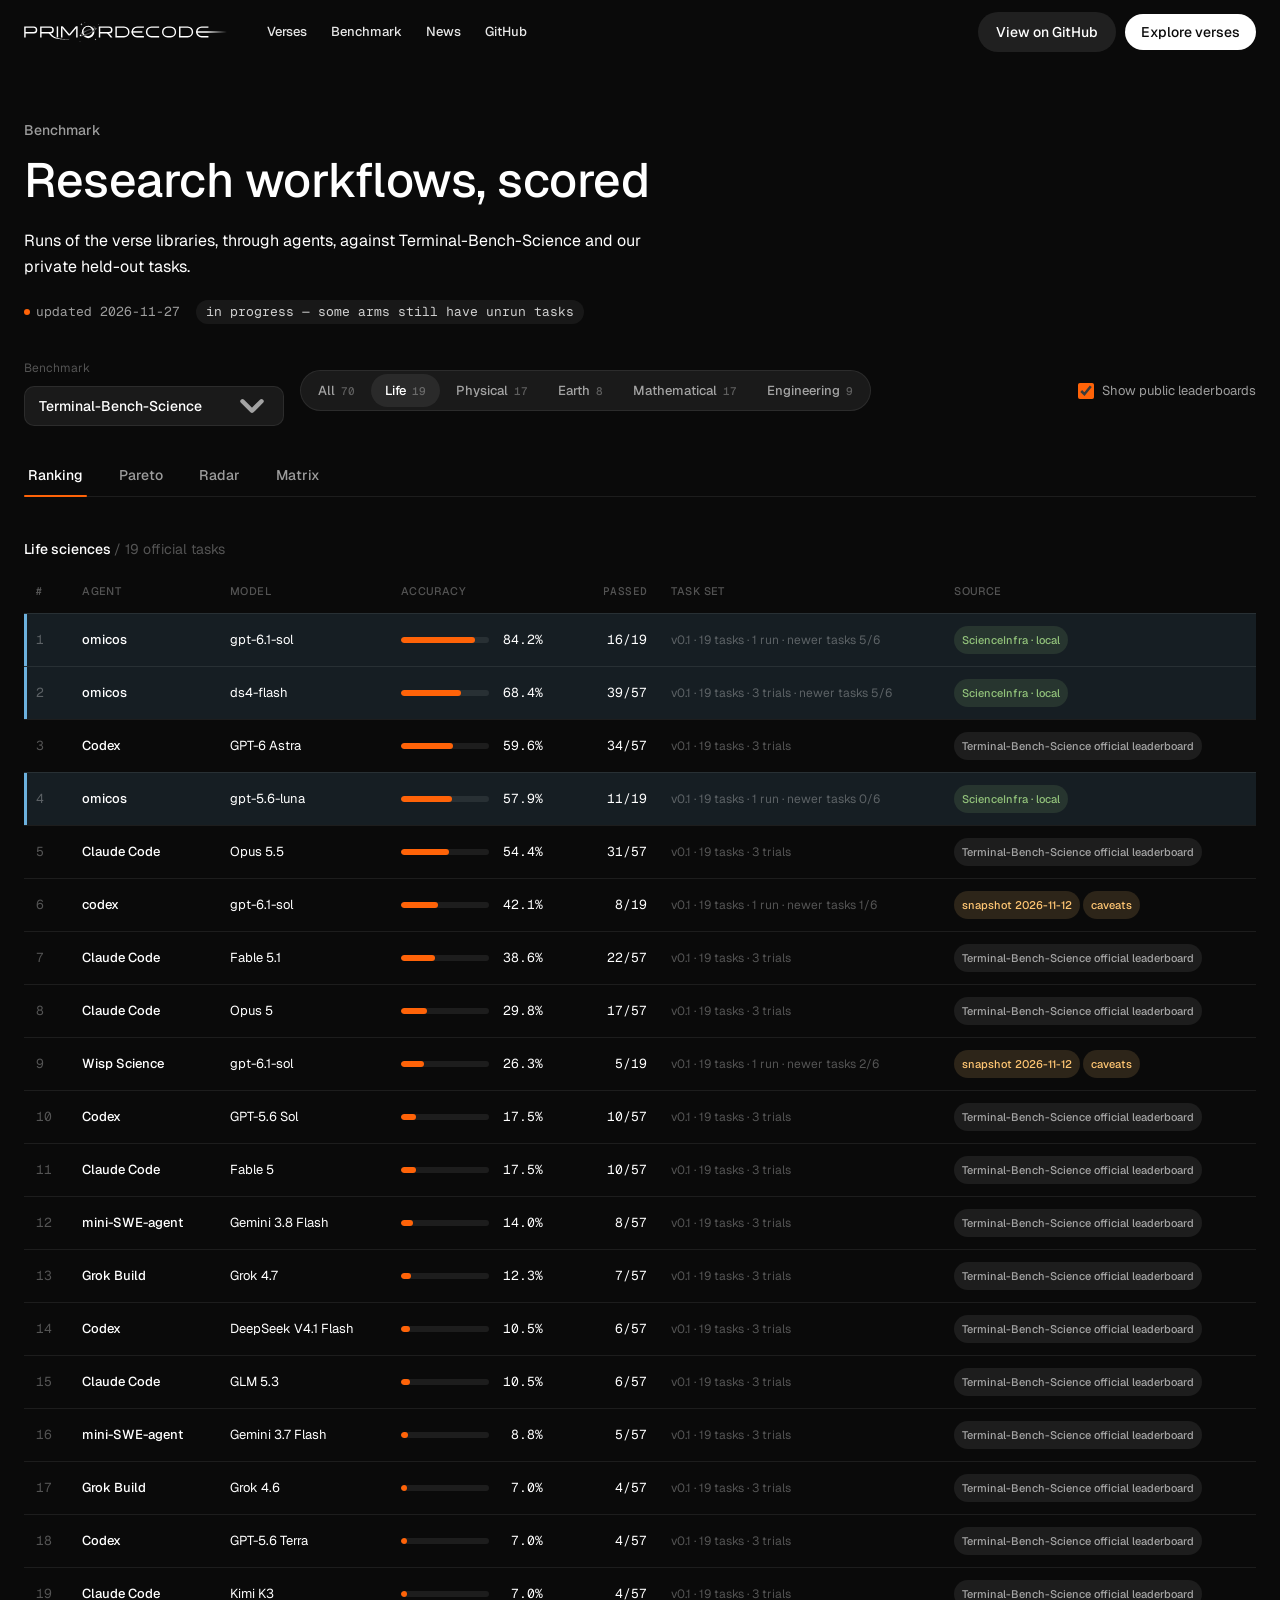
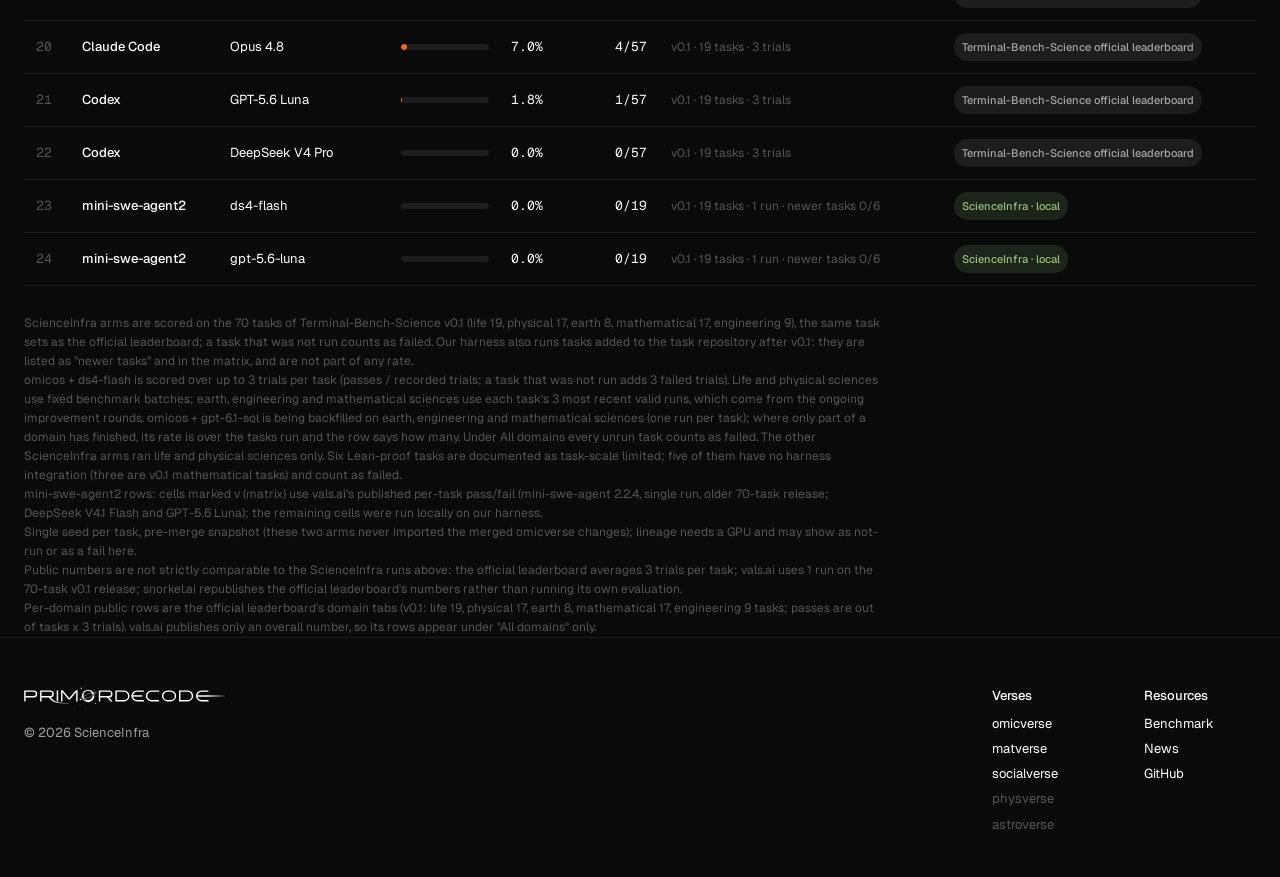
<file: public/benchmark/index.html>
<!doctype html>
<html lang="en">
<head>
<meta charset="utf-8">
<meta name="viewport" content="width=device-width, initial-scale=1">
<title>Benchmark · ScienceInfra</title>
<meta name="description" content="Benchmark results for the ScienceInfra verse libraries on Terminal-Bench-Science.">
<meta name="theme-color" content="#0a0a0a">
<link rel="preconnect" href="https://fonts.googleapis.com">
<link rel="preconnect" href="https://fonts.gstatic.com" crossorigin>
<link href="https://fonts.googleapis.com/css2?family=Geist:wght@100..900&family=Geist+Mono:wght@100..900&display=swap" rel="stylesheet">
<style>
/* Type scale and spacing measured from x.ai at a 1440px viewport. */
:root{
  color-scheme: dark;
  --bg:#0a0a0a;
  --card:#1a1a1a;
  --btn-dark:#202020;
  --fg:#fff;
  --fg-80:rgba(255,255,255,.8);
  --fg-60:rgba(255,255,255,.6);
  --fg-30:rgba(255,255,255,.3);
  --hair:rgba(255,255,255,.08);
  --sunset:#ff6308;
  --t-muted:#8d867e;
  --t-dim:#59534d;
  --t-text:#f2ede5;
  --t-code:#e1e1e1;
  --t-teal:#29c6be;
  --t-blue:#ffc673;
  --t-green:#91c17a;
  --t-purple:#d6cdc2;
  --t-str:#e8a87c;
  --sans:"Geist",Arial,"PingFang SC",sans-serif;
  --mono:"Geist Mono",ui-monospace,SFMono-Regular,Menlo,monospace;
}
*{box-sizing:border-box;margin:0;padding:0}
html{scroll-behavior:smooth}
body{background:var(--bg);color:var(--fg);font-family:var(--sans);font-size:16px;line-height:24px;-webkit-font-smoothing:antialiased;overflow-x:hidden}
a{color:inherit;text-decoration:none}
.wrap{width:min(1232px,calc(100% - 32px));margin:0 auto}

/* ---------- header (x.ai: 64px tall, 13px/500 links, 6px 12px padding) ---------- */
header{position:fixed;inset:0 0 auto;top:env(safe-area-inset-top,0px);z-index:50;transition:background .2s,backdrop-filter .2s}
header.scrolled{background:rgba(10,10,10,.8);backdrop-filter:blur(12px);-webkit-backdrop-filter:blur(12px)}
header .wrap{display:flex;align-items:center;height:64px}
.logo{display:flex;align-items:center;color:var(--fg)}
.logo svg{height:20px;width:auto;display:block}
.links{display:flex;margin-left:28px}
.links a{font-size:13px;line-height:19.5px;font-weight:500;padding:6px 12px;color:var(--fg);opacity:.9;transition:opacity .15s}
.links a:hover{opacity:1}
.nav-cta{margin-left:auto;display:flex;align-items:center;gap:9px}
/* phone menu: a checkbox + label, so it works on every page without script */
.nav-toggle{position:absolute;opacity:0;pointer-events:none;width:0;height:0}
.menu-btn{display:none}
.btn{display:inline-flex;align-items:center;justify-content:center;gap:6px;border-radius:9999px;font-size:14px;line-height:20px;font-weight:500;white-space:nowrap;transition:background .15s,opacity .15s}
.btn-dark{background:var(--btn-dark);color:var(--fg)}
.btn-dark:hover{background:#2a2a2a}
.btn-light{background:#fff;color:#0a0a0a}
.btn-light:hover{background:#e6e6e6}
.btn-nav{padding:10px 18px;height:40px}
.btn-nav-light{padding:8px 16px;height:36px}
.btn-hero{padding:12px 20px;height:44px}
.btn svg{width:12px;height:12px}

/* ---------- hero (pill y148, h1 60/60 450, sub 18/29.25, buttons 44px) ---------- */
.hero{position:relative;text-align:center;padding-top:148px;overflow:hidden}
#bh{position:absolute;left:0;top:0;width:100%;height:820px;pointer-events:none;opacity:.9;
  mask-image:linear-gradient(to bottom,#000 0,#000 62%,transparent 100%);
  -webkit-mask-image:linear-gradient(to bottom,#000 0,#000 62%,transparent 100%)}
.hero .wrap{position:relative}
.pill{display:inline-flex;align-items:center;gap:8px;height:38px;padding:6px 6px 6px 10px;border:1px solid var(--hair);border-radius:9999px;background:rgba(26,26,26,.6);font-size:13px;line-height:19.5px}
.pill .tag{color:var(--sunset);background:rgba(255,99,8,.1);padding:3px 8px;border-radius:9999px;font-size:11px;line-height:11px;font-weight:500}
.pill .strong{font-weight:500}
.pill .muted{color:var(--fg-60)}
.pill .arrow{display:grid;place-items:center;width:24px;height:24px;border-radius:50%;background:rgba(255,255,255,.06)}
.pill .arrow svg{width:10px;height:10px}
h1{text-shadow:0 0 28px rgba(0,0,0,.6);font-size:60px;line-height:60px;font-weight:450;letter-spacing:-.6px;margin:32px auto 0;max-width:768px}
.typed-slot{display:inline-block;position:relative;text-align:left}
.typed-slot::after{content:"";position:absolute;left:0;right:0;bottom:-2px;height:2px;background:rgba(255,255,255,.2);border-radius:1px}
.caret{display:inline-block;width:2px;height:46px;background:var(--fg);margin-left:3px;vertical-align:-6px;animation:blink 1s steps(1) infinite}
@keyframes blink{50%{opacity:0}}
.lede{max-width:768px;margin:20px auto 0;font-size:18px;line-height:29.25px}
.cta{display:flex;gap:12px;justify-content:center;margin-top:36px;flex-wrap:wrap}

/* ---------- cards (280px tall, 16px radius, #1a1a1a, 12px gap) ---------- */
.cards{margin-top:80px;display:grid;gap:12px;text-align:left}
.row3{display:grid;grid-template-columns:repeat(3,1fr);gap:12px}
.row2{display:grid;grid-template-columns:1fr 1fr;gap:12px}
.card{position:relative;display:block;height:280px;background:var(--card);border-radius:16px;overflow:hidden}
.card canvas,.card video{position:absolute;inset:0;width:100%;height:100%;display:block}
.card video{object-fit:contain;background:var(--card)}
.cap{position:absolute;top:14px;font-family:var(--mono);font-size:11px;line-height:13px;letter-spacing:-.11px;color:var(--t-muted);white-space:nowrap}
.cap.l{left:16px}.cap.r{right:16px;color:var(--t-dim)}
/* code panel: fades in over the visual on a timer, and on hover/focus */
.code{position:absolute;inset:0 0 52px;z-index:1;padding:12px 16px 0;background:rgba(26,26,26,.9);opacity:0;transition:opacity .5s;
  font-family:var(--mono);font-size:11px;line-height:17.875px;letter-spacing:-.11px;color:var(--t-code);overflow:hidden}
.code .bar{display:flex;align-items:center;gap:6px;color:var(--t-muted);padding-bottom:10px}
.code .bar i{width:8px;height:8px;border-radius:50%;background:#3a3a3a}
.code .bar span{margin-left:8px}
.code .ln{white-space:pre;overflow:hidden;text-overflow:ellipsis;opacity:0;transform:translateY(3px);transition:opacity .3s,transform .3s}
.card.show-code .code,.card:hover .code,.card:focus-visible .code{opacity:1}
.card.show-code .ln,.card:hover .ln,.card:focus-visible .ln{opacity:1;transform:none;transition-delay:calc(var(--i)*80ms + 150ms)}
.kw{color:var(--t-purple)}.fn{color:var(--t-blue)}.st{color:var(--t-str)}.cm{color:var(--t-dim)}
.card::after{content:"";position:absolute;inset:auto 0 0;height:84px;background:linear-gradient(to top,var(--card) 38%,transparent);pointer-events:none}
.card .foot{position:absolute;z-index:1;left:16px;right:16px;bottom:16px;display:flex;align-items:center;justify-content:space-between;gap:12px;font-size:14px;line-height:20px;font-weight:500}
.card .foot .sub{color:var(--fg-30);font-weight:400;font-size:12px;margin-left:8px}
.card .go{display:inline-flex;align-items:center;gap:4px;transition:transform .2s}
.card:hover .go{transform:translateX(2px)}
.badge{font-size:12px;line-height:16px;font-weight:500;color:var(--fg-60);background:rgba(255,255,255,.06);padding:2px 8px;border-radius:9999px}

/* ---------- section: substrate (eyebrow 14/500, h2 48/48 500) ---------- */
.section{padding-top:120px}
.eyebrow{font-size:14px;line-height:20px;font-weight:500;color:var(--fg-60)}
.h2-xl{font-size:48px;line-height:48px;font-weight:500;letter-spacing:-.48px;margin-top:16px;max-width:568px}
.body16{font-size:16px;line-height:26px;max-width:448px;margin-top:24px}
.substrate{display:grid;grid-template-columns:1fr 1fr;gap:12px;align-items:stretch}
.substrate .copy{padding-top:24px}
.stats{display:flex;gap:24px;margin-top:40px}
.stats .v{font-size:14px;line-height:20px;font-weight:500}
.stats .k{font-size:12px;line-height:16px;color:var(--fg-30);margin-top:2px}
.orb-card{position:relative;height:420px;background:var(--card);border-radius:16px;overflow:hidden}
.orb-card canvas{position:absolute;inset:0;width:100%;height:100%}
.anatomy{position:absolute;left:16px;bottom:16px;font-family:var(--mono);font-size:11px;line-height:17.875px;letter-spacing:-.11px;color:var(--t-muted)}
.anatomy b{color:var(--t-text);font-weight:400;display:inline-block;width:44px}
.anatomy span{transition:color .6s}
.anatomy span.on{color:var(--t-blue)}
.orb-card{position:relative}

/* ---------- section: how it works (h2 30/36 500, h3 16/22 500) ---------- */
.h2{font-size:30px;line-height:36px;font-weight:500;letter-spacing:-.3px}
.head-row{display:flex;align-items:flex-end;justify-content:space-between;gap:24px}
.head-row p{font-size:14px;line-height:20px;color:var(--fg-60);max-width:420px}
.grid4{display:grid;grid-template-columns:repeat(4,1fr);gap:20px;margin-top:32px}
.tile{background:var(--card);border-radius:16px;padding:16px;height:200px;display:flex;flex-direction:column}
.tile code{font-family:var(--mono);font-size:11px;line-height:17.875px;letter-spacing:-.11px;color:var(--t-muted)}
.tile code .fn{color:var(--t-blue)}
.tile h3{font-size:16px;line-height:22px;font-weight:500;letter-spacing:-.16px;margin-top:auto}
.tile p{font-size:14px;line-height:20px;color:var(--fg-60);margin-top:6px}

/* ---------- closing + footer ---------- */
.closing{padding:120px 0 120px;text-align:center}
.closing .h2{margin-bottom:24px}
footer{border-top:1px solid var(--hair);padding:48px 0 40px}
footer .wrap{display:flex;justify-content:space-between;gap:40px;flex-wrap:wrap}
footer .logo svg{height:20px}
footer .legal{font-size:13px;line-height:21.125px;color:var(--fg-60);margin-top:16px}
.fcols{display:flex;gap:40px;flex-wrap:wrap}
.fcols div{display:flex;flex-direction:column;width:112px}
.fcols h5{font-size:13px;line-height:19.5px;font-weight:500;margin-bottom:6px}
.fcols a,.fcols span{font-size:13px;line-height:21.125px;color:var(--fg);padding:2px 0}
.fcols span{color:var(--fg-30)}
.fcols a:hover{color:var(--fg-60)}

a:focus-visible,button:focus-visible{outline:2px solid var(--fg);outline-offset:2px}

/* ---------- responsive (x.ai mobile: h1 36/39.6, sub 16) ---------- */
@media (max-width:1024px){
  .links a{padding:6px 8px}
  .row3{grid-template-columns:1fr 1fr}
  .row3 .card:last-child{grid-column:span 2}
  .grid4{grid-template-columns:1fr 1fr}
  .substrate{grid-template-columns:1fr}
}
@media (max-width:768px){
  .links{display:none;position:absolute;top:64px;left:0;right:0;margin:0;flex-direction:column;padding:4px 16px 12px;background:rgba(10,10,10,.96);backdrop-filter:blur(12px);-webkit-backdrop-filter:blur(12px);border-bottom:1px solid var(--hair)}
  .links a{font-size:16px;line-height:24px;padding:14px 4px;opacity:1;border-top:1px solid var(--hair)}
  .links a:first-child{border-top:none}
  .nav-toggle:checked ~ .links{display:flex}
  .nav-cta .btn-dark{display:none}
  .menu-btn{display:flex;flex-direction:column;align-items:center;justify-content:center;gap:6px;width:40px;height:40px;margin-left:4px;margin-right:-10px;border-radius:9999px;cursor:pointer;flex:none}
  .menu-btn span{display:block;width:18px;height:1.5px;border-radius:1px;background:var(--fg);transition:transform .2s}
  .nav-toggle:checked ~ .menu-btn span:first-child{transform:translateY(3.75px) rotate(45deg)}
  .nav-toggle:checked ~ .menu-btn span:last-child{transform:translateY(-3.75px) rotate(-45deg)}
  .nav-toggle:focus-visible ~ .menu-btn{outline:2px solid var(--fg);outline-offset:2px}
  header:has(.nav-toggle:checked){background:rgba(10,10,10,.96)}
  .hero{padding-top:112px}
  h1{font-size:36px;line-height:39.6px;letter-spacing:-.36px}
  .caret{height:28px;vertical-align:-4px}
  .lede{font-size:16px;line-height:24px}
  .cards{margin-top:56px}
  .row3,.row2,.grid4{grid-template-columns:1fr}
  .row3 .card:last-child{grid-column:auto}
  .h2-xl{font-size:36px;line-height:39.6px}
  .head-row{flex-direction:column;align-items:flex-start}
  .section{padding-top:80px}
  .tile{height:auto;min-height:160px}
}
/* narrow phones: the wordmark, the button and the menu icon do not all fit */
@media (max-width:480px){
  .nav-cta{display:none}
  .menu-btn{margin-left:auto}
}
@media (prefers-reduced-motion:reduce){
  *{transition:none!important;animation:none!important}
}
/* ---------- Benchmark page: reuses the homepage's tokens (--card, --hair, --sunset, --t-*) ---------- */
.bench-hero{padding-bottom:0}
.bench-meta{margin-top:20px;font-size:13px;line-height:19.5px;color:var(--fg-60);font-family:var(--mono)}
.bench-meta .dot{display:inline-block;width:6px;height:6px;border-radius:50%;background:var(--t-green);margin-right:6px;vertical-align:1px}
.bench-meta.in-progress .dot{background:var(--sunset)}
.bench-meta .pill-chip{display:inline-flex;align-items:center;gap:6px;padding:2px 10px;border-radius:9999px;background:rgba(255,255,255,.06);margin-left:8px;color:var(--fg-80)}

.bench-controls{display:flex;flex-wrap:wrap;align-items:center;gap:16px;margin-top:32px}
.bench-field{display:flex;flex-direction:column;gap:6px}
.bench-field-label{font-size:12px;color:var(--fg-30)}
.bench-field select{appearance:none;background:var(--card);color:var(--fg);border:1px solid var(--hair);border-radius:10px;padding:10px 36px 10px 14px;font-size:14px;font-family:var(--sans);font-weight:500;cursor:pointer;
  background-image:url("data:image/svg+xml;utf8,<svg xmlns='http://www.w3.org/2000/svg' viewBox='0 0 12 12'><path d='M3 4.5l3 3 3-3' fill='none' stroke='%23ffffff' stroke-opacity='.6' stroke-width='1.4' stroke-linecap='round' stroke-linejoin='round'/></svg>");
  background-repeat:no-repeat;background-position:right 12px center;min-width:260px}
.bench-field select:focus-visible{outline:2px solid var(--fg);outline-offset:2px}

.bench-domain-toggle{display:inline-flex;background:var(--card);border:1px solid var(--hair);border-radius:9999px;padding:3px;gap:2px}
.bench-domain-toggle button{border:none;background:transparent;color:var(--fg-60);font-family:var(--sans);font-size:13px;font-weight:500;padding:8px 14px;border-radius:9999px;cursor:pointer;transition:background .15s,color .15s;display:flex;align-items:center;gap:6px}
.bench-domain-toggle button.on{background:#2a2a2a;color:var(--fg)}
.bench-domain-toggle button:disabled{cursor:not-allowed;opacity:.55}
.bench-domain-toggle .badge{font-size:10px;padding:1px 6px}

.bench-public-toggle{display:inline-flex;align-items:center;gap:8px;font-size:13px;color:var(--fg-60);cursor:pointer;margin-left:auto}
.bench-public-toggle input{width:16px;height:16px;accent-color:var(--sunset)}

.bench-tabs{display:flex;gap:4px;margin-top:28px;border-bottom:1px solid var(--hair)}
.bench-tabs button{border:none;background:transparent;color:var(--fg-60);font-family:var(--sans);font-size:14px;font-weight:500;padding:12px 4px;margin-right:24px;cursor:pointer;position:relative;transition:color .15s}
.bench-tabs button::after{content:"";position:absolute;left:0;right:0;bottom:-1px;height:2px;background:transparent;border-radius:1px;transition:background .15s}
.bench-tabs button.on{color:var(--fg)}
.bench-tabs button.on::after{background:var(--sunset)}
.bench-tabs button:hover{color:var(--fg-80)}

.bench-body{padding-top:40px}
.bench-view{min-height:120px}

/* table */
.bench-table{width:100%;border-collapse:collapse;font-size:13px}
.bench-table th{text-align:left;font-weight:500;color:var(--fg-30);font-size:11px;text-transform:uppercase;letter-spacing:.04em;padding:0 12px 10px;border-bottom:1px solid var(--hair);white-space:nowrap}
.bench-table td{padding:12px;border-bottom:1px solid var(--hair);vertical-align:middle}
.bench-table tbody tr:hover{background:rgba(255,255,255,.03)}
.bench-table .num{font-family:var(--mono);text-align:right;white-space:nowrap}
.bench-table .rank{color:var(--fg-30);font-family:var(--mono)}
.bench-table .agent{font-weight:500}
.bench-table .sub{color:var(--fg-30);font-size:12px}
.bench-table .acc-bar-wrap{display:flex;align-items:center;gap:10px}
.bench-table .acc-bar{position:relative;width:88px;height:6px;border-radius:4px;background:rgba(255,255,255,.08);overflow:hidden}
.bench-table .acc-bar > i{position:absolute;inset:0 auto 0 0;background:var(--sunset);border-radius:4px}
.bench-table .acc-num{font-family:var(--mono);min-width:44px;text-align:right}

.chip{display:inline-flex;align-items:center;gap:4px;font-size:11px;font-weight:500;padding:2px 8px;border-radius:9999px;white-space:nowrap}
.chip-local{background:rgba(145,193,122,.14);color:var(--t-green)}
.chip-snapshot{background:rgba(255,198,115,.14);color:var(--t-blue)}
.chip-public{background:rgba(255,255,255,.08);color:var(--fg-60)}
.chip-pending{background:rgba(255,255,255,.06);color:var(--fg-30)}

/* status badges */
.status-pill{display:inline-flex;align-items:center;gap:6px;font-size:12px;font-weight:500;padding:3px 10px;border-radius:9999px}
.status-pill i{width:6px;height:6px;border-radius:50%}
.status-blind-pass{background:rgba(145,193,122,.14);color:var(--t-green)}
.status-blind-pass i{background:var(--t-green)}
.status-development-set{background:rgba(41,198,190,.14);color:var(--t-teal)}
.status-development-set i{background:var(--t-teal)}
.status-stable-gap{background:rgba(255,198,115,.14);color:var(--t-blue)}
.status-stable-gap i{background:var(--t-blue)}
.status-failed{background:rgba(255,99,8,.12);color:var(--sunset)}
.status-failed i{background:var(--sunset)}
.status-pending{background:rgba(255,255,255,.06);color:var(--fg-30)}
.status-pending i{background:var(--fg-30)}

/* radar / domain bars */
.radar-grid{display:grid;grid-template-columns:repeat(auto-fit,minmax(260px,1fr));gap:20px}
.radar-card{background:var(--card);border-radius:16px;padding:20px}
.radar-card h4{font-size:14px;font-weight:500;margin-bottom:14px;text-transform:capitalize}
.radar-row{display:grid;grid-template-columns:110px 1fr 40px;align-items:center;gap:10px;margin-bottom:8px;font-size:12px}
.radar-row .name{color:var(--fg-60);white-space:nowrap;overflow:hidden;text-overflow:ellipsis}
.radar-row .bar{height:8px;border-radius:4px;background:rgba(255,255,255,.08);overflow:hidden}
.radar-row .bar > i{display:block;height:100%;background:var(--t-teal);border-radius:4px}
.radar-row .val{font-family:var(--mono);color:var(--fg-80);text-align:right}

/* pareto */
.pareto-wrap{background:var(--card);border-radius:16px;padding:24px;overflow:auto}
.pareto-wrap svg{display:block}
.pareto-wrap .pt{cursor:pointer}
.pareto-wrap .pt circle{transition:r .15s}
.pareto-wrap .pt:hover circle{r:7}
.pareto-wrap text{font-family:var(--mono);font-size:10px;fill:var(--fg-30)}
.pareto-wrap .lbl{font-size:10px;fill:var(--fg-60)}

/* matrix */
.matrix-scroll{overflow:auto;background:var(--card);border-radius:16px;padding:8px}
.bench-matrix{border-collapse:collapse;font-size:12px}
.bench-matrix th,.bench-matrix td{padding:6px 8px;text-align:center;white-space:nowrap}
.bench-matrix thead th{color:var(--fg-30);font-weight:500;font-size:11px;position:sticky;top:0;background:var(--card)}
.bench-matrix tbody th{text-align:left;color:var(--fg-80);font-weight:400;position:sticky;left:0;background:var(--card)}
.cell{display:inline-flex;align-items:center;justify-content:center;width:22px;height:22px;border-radius:6px;font-size:11px;cursor:default}
.cell-pass{background:rgba(145,193,122,.18);color:var(--t-green)}
.cell-fail{background:rgba(255,99,8,.14);color:var(--sunset)}
.cell-not-run{background:rgba(255,255,255,.04);color:var(--fg-30)}
.cell-public{position:relative}
.cell-public::after{content:"";position:absolute;top:1px;right:1px;width:5px;height:5px;border-radius:50%;background:var(--t-blue)}

.bench-footnote{margin-top:28px;font-size:12px;line-height:19px;color:var(--fg-30);max-width:860px}
.bench-footnote + .bench-footnote{margin-top:10px}
.bench-empty{color:var(--fg-30);font-size:14px;padding:40px 0}

@media (max-width:768px){
  .bench-controls{flex-direction:column;align-items:flex-start}
  .bench-public-toggle{margin-left:0}
  .bench-table{font-size:12px}
  .bench-table .acc-bar{width:56px}
}

/* held-out example pairs */
.ho-h{margin:40px 0 4px;font-size:18px;font-weight:500}
.ho-pair{margin-top:18px;border:1px solid var(--hair);border-radius:12px;padding:16px 18px}
.ho-pair header{display:flex;justify-content:space-between;gap:12px;margin-bottom:12px}
.ho-cap{font-weight:500}
.ho-grid{display:grid;grid-template-columns:1fr 1fr;gap:18px}
@media (max-width:760px){.ho-grid{grid-template-columns:1fr}}
.ho-side{font-size:13px;line-height:1.55}
.ho-side p{margin:0 0 6px}
.ho-side b{font-weight:500;color:var(--fg-30);margin-right:6px}
.ho-label{font-size:11px;text-transform:uppercase;letter-spacing:.04em;color:var(--fg-30)}
.ho-task{font-family:var(--mono)}

.pub-warn{margin:6px 0 12px;max-width:820px}
.pub-warn b{font-weight:600;color:var(--fg)}

/* domain tabs (official Terminal-Bench-Science domains) + zero-filled rows */
.bench-domain-toggle{max-width:100%;overflow-x:auto;scrollbar-width:none}
.bench-domain-toggle::-webkit-scrollbar{display:none}
.bench-domain-toggle button{white-space:nowrap;flex:none}
.bench-domain-toggle .n{font-family:var(--mono);font-size:11px;color:var(--fg-30)}
.bench-caption{font-size:14px;font-weight:500;margin-bottom:18px}
.bench-caption .sub{color:var(--fg-30);font-weight:400}
.bench-table-scroll{overflow-x:auto}
.bench-table tr.not-run td{color:var(--fg-30)}
.bench-table tr.not-run .agent{color:var(--fg-60)}
.radar-row.not-run .name,.radar-row.not-run .val{color:var(--fg-30)}
.radar-row .bar > i.pub{background:rgba(255,255,255,.34)}
.radar-row{grid-template-columns:150px 1fr 44px}

/* official-style charts: heat-map matrix, pareto scatter, domain radar */
.bench-note{margin-top:14px;font-size:12px;line-height:19px;color:var(--fg-30);max-width:860px}
.chart-card{background:var(--card);border-radius:16px;padding:20px}
.chart-scroll{overflow-x:auto}
svg.pareto{display:block;width:100%;min-width:720px;height:auto}
svg.pareto .grid{stroke:rgba(255,255,255,.07);stroke-width:1}
svg.pareto text{font-family:var(--mono)}
svg.pareto .tick{font-size:11px;fill:var(--fg-30)}
svg.pareto .axis{font-size:11px;fill:var(--fg-60)}
svg.pareto .front{fill:none;stroke:var(--sunset);stroke-width:1.6}
svg.pareto .pt circle{fill:rgba(255,255,255,.4)}
svg.pareto .pt.on circle{fill:var(--sunset)}
svg.pareto .pt .m{font-size:11px;fill:var(--fg-60)}
svg.pareto .pt.on .m{fill:var(--fg);font-weight:500}
svg.pareto .pt .a{font-size:9.5px;fill:var(--fg-30)}

.radar-split{display:grid;grid-template-columns:minmax(0,1.25fr) minmax(0,1fr);gap:24px;align-items:start}
.radar-table td,.radar-table th{padding:9px 10px}
.radar-table .sel{background:rgba(255,99,8,.07);color:var(--fg)}
.radar-table th.sel{color:var(--sunset)}
.radar-table td.zero{color:var(--fg-30)}
.radar-table td .agent{font-weight:500}
.radar-chart{position:sticky;top:88px}
.radar-chart svg{display:block;width:100%;height:auto}
.radar-chart .ring{fill:none;stroke:rgba(255,255,255,.1);stroke-width:1}
.radar-chart .shape{fill:none;stroke-linejoin:round}
.radar-chart text{font-family:var(--mono)}
.radar-chart .axis{font-size:10px;fill:var(--fg-60);letter-spacing:.04em}
.radar-chart .tick{font-size:9px;fill:var(--fg-30)}
.radar-legend{display:flex;flex-wrap:wrap;gap:6px 16px;margin-top:12px;font-size:11px;font-family:var(--mono);color:var(--fg-60)}
.radar-legend span{display:inline-flex;align-items:center;gap:6px;white-space:nowrap}
.radar-legend i{font-style:normal;color:var(--fg-30)}
@media (max-width:980px){.radar-split{grid-template-columns:1fr}.radar-chart{position:static}}

.hm-scroll{overflow:auto;padding:0}
.heatmap{border-collapse:separate;border-spacing:0;font-family:var(--mono);font-size:11px}
.heatmap td{padding:0;border-right:1px solid var(--bg,#0a0a0a);border-bottom:1px solid var(--bg,#0a0a0a)}
.hm{display:flex;align-items:center;justify-content:center;width:44px;height:44px;color:#fff;cursor:default}
.hm-0{background:#141414;color:var(--fg-30)}
.hm-1{background:rgba(255,99,8,.24)}
.hm-2{background:rgba(255,99,8,.52)}
.hm-3{background:rgba(255,99,8,.86)}
.hm-na{color:rgba(255,255,255,.16)}
.hm:hover{box-shadow:inset 0 0 0 1px rgba(255,255,255,.5)}
.heatmap thead th{height:176px;padding:0;vertical-align:bottom}
.hm-task{width:45px;min-width:45px;position:relative}
.hm-task div{position:absolute;left:22px;bottom:8px;width:0;height:0}
.hm-task span{position:absolute;left:0;bottom:0;transform-origin:left bottom;transform:rotate(-52deg);white-space:nowrap;font-weight:400;font-size:10px;letter-spacing:.03em;text-transform:uppercase;color:var(--fg-60)}
.hm-corner{position:sticky;left:0;z-index:3;background:var(--card);min-width:250px;text-align:left}
.hm-corner span{display:inline-block;padding:0 12px 10px 16px;font-size:10px;font-weight:400;letter-spacing:.04em;text-transform:uppercase;color:var(--fg-30)}
.hm-corner span:last-child{float:right}
.hm-row{position:sticky;left:0;z-index:1;background:var(--card);min-width:250px;height:44px;padding:0 12px 0 16px;text-align:left;font-weight:400;border-bottom:1px solid rgba(255,255,255,.06)}
.hm-row > div{display:flex;align-items:center;justify-content:space-between;gap:12px}
.hm-row .who{display:flex;flex-direction:column;line-height:1.35;min-width:0}
.hm-row b{font-weight:500;color:var(--fg);white-space:nowrap}
.hm-row i{font-style:normal;font-size:9.5px;color:var(--fg-30);white-space:nowrap}
.hm-row .rate{color:var(--fg);font-size:11px}
.heatmap tr.local .hm-row b{color:var(--sunset)}
.heatmap thead tr th:last-child{padding-right:110px}
@media (max-width:768px){.hm-corner,.hm-row{min-width:168px}.hm{width:38px;height:38px}.hm-task{width:39px;min-width:39px}.hm-task div{left:19px}}

.pareto .pt.local circle{fill:var(--accent,#7cf);stroke:#fff;stroke-width:1.2}
.pareto .pt.local text.m{font-weight:600}

/* omicos rows */
.bench-table tr.row-omicos > td, .bench-table tr.row-omicos > th{background:rgba(124,204,255,.10)}
.bench-table tr.row-omicos:hover > td, .bench-table tr.row-omicos:hover > th{background:rgba(124,204,255,.16)}
.bench-table tr.row-omicos > td:first-child, .bench-table tr.row-omicos > th:first-child{box-shadow:inset 3px 0 0 rgba(124,204,255,.85)}

</style>
</head>
<body>

<header id="hdr">
  <div class="wrap">
    <a class="logo" href="/" aria-label="PrimorDecode — ScienceInfra home"><svg aria-hidden="true" focusable="false" xmlns="http://www.w3.org/2000/svg" viewBox="-2.0 -40.0 1841.00 181.0" role="img" aria-label="PrimorDecode 源境解码"><g transform="translate(0.00,0)"><path d="M 6.5,100.0 L 6.5,6.5 L 86.25,6.5 A 25.25 25.25 0 0 1 111.5,31.75 L 111.5,31.75 A 25.25 25.25 0 0 1 86.25,57.0 L 6.5,57.0" fill="none" stroke="currentColor" stroke-width="13.00" stroke-linecap="butt" stroke-linejoin="miter"/></g><g transform="translate(144.00,0)"><path d="M 6.5,100.0 L 6.5,6.5 L 92.25,6.5 A 25.25 25.25 0 0 1 117.5,31.75 L 117.5,31.75 A 25.25 25.25 0 0 1 92.25,57.0 L 6.5,57.0" fill="none" stroke="currentColor" stroke-width="13.00" stroke-linecap="butt" stroke-linejoin="miter"/><path d="M 77.27,61.18 L 78.02,62.08 L 78.77,62.96 L 79.50,63.85 L 80.23,64.72 L 80.96,65.59 L 81.68,66.45 L 82.39,67.31 L 83.10,68.16 L 83.80,69.00 L 84.50,69.84 L 85.19,70.67 L 85.88,71.49 L 86.57,72.30 L 87.25,73.11 L 87.94,73.92 L 88.62,74.71 L 89.30,75.51 L 89.98,76.29 L 90.65,77.07 L 91.33,77.84 L 92.01,78.61 L 92.68,79.37 L 93.36,80.12 L 94.04,80.87 L 94.72,81.61 L 95.41,82.35 L 96.09,83.08 L 96.78,83.81 L 97.48,84.52 L 98.18,85.23 L 98.89,85.92 L 99.61,86.61 L 100.34,87.28 L 101.07,87.95 L 101.82,88.61 L 102.56,89.26 L 103.32,89.90 L 104.08,90.53 L 104.85,91.16 L 105.63,91.78 L 106.42,92.38 L 107.21,92.99 L 108.02,93.58 L 108.83,94.16 L 109.65,94.74 L 110.48,95.30 L 111.32,95.86 L 112.17,96.41 L 113.02,96.96 L 113.89,97.49 L 114.77,98.02 L 115.66,98.53 L 116.56,99.04 L 117.47,99.54 L 118.39,100.04 L 119.32,100.52 L 120.27,100.99 L 121.22,101.46 L 122.19,101.92 L 123.17,102.37 L 124.16,102.81 L 125.17,103.25 L 126.18,103.68 L 127.22,104.10 L 128.26,104.51 L 129.32,104.91 L 130.39,105.30 L 131.48,105.69 L 132.59,106.07 L 133.70,106.45 L 134.84,106.81 L 135.99,107.17 L 137.16,107.52 L 138.34,107.86 L 139.54,108.20 L 140.76,108.53 L 141.99,108.86 L 143.24,109.17 L 144.52,109.48 L 145.81,109.79 L 147.12,110.08 L 148.45,110.38 L 149.80,110.66 L 151.17,110.94 L 152.56,111.21 L 153.97,111.48 L 155.41,111.74 L 156.86,112.00 L 158.34,112.25 L 159.84,112.49 L 161.37,112.73 L 162.92,112.96 L 164.49,113.19 L 166.09,113.41 L 167.71,113.63 L 169.36,113.84 L 171.03,114.05 L 172.73,114.25 L 174.46,114.45 L 176.21,114.64 L 177.99,114.83 L 179.80,115.01 L 181.64,115.19 L 183.51,115.36 L 185.40,115.53 L 187.33,115.69 L 189.28,115.85 L 191.26,116.01 L 193.28,116.16 L 195.33,116.31 L 197.40,116.45 L 199.51,116.59 L 201.66,116.73 L 203.83,116.86 L 206.04,116.98 L 208.28,117.11 L 210.56,117.22 L 212.87,117.34 L 215.21,117.45 L 217.59,117.56 L 220.01,117.66 L 222.46,117.76 L 224.94,117.86 L 227.47,117.95 L 230.03,118.04 L 232.63,118.13 L 235.26,118.21 L 237.94,118.29 L 240.65,118.37 L 243.40,118.44 L 246.19,118.51 L 249.02,118.58 L 251.90,118.64 L 254.81,118.70 L 257.76,118.76 L 260.75,118.82 L 263.79,118.87 L 266.87,118.92 L 269.99,118.96 L 273.15,119.01 L 276.36,119.05 L 279.61,119.09 L 282.90,119.12 L 286.24,119.16 L 289.62,119.19 L 293.05,119.22 L 296.53,119.24 L 300.05,119.27 L 303.61,119.29 L 307.22,119.31 L 310.88,119.33 L 314.59,119.34 L 318.35,119.36 L 322.15,119.37 L 326.00,119.38 L 329.90,119.39 L 333.85,119.39 L 337.85,119.40 L 341.90,119.40 L 346.00,119.40 L 346.00,118.60 L 341.90,118.60 L 337.85,118.59 L 333.85,118.58 L 329.90,118.56 L 326.00,118.54 L 322.15,118.51 L 318.35,118.48 L 314.60,118.45 L 310.89,118.41 L 307.23,118.36 L 303.62,118.31 L 300.06,118.25 L 296.54,118.19 L 293.07,118.13 L 289.64,118.06 L 286.26,117.98 L 282.92,117.90 L 279.63,117.82 L 276.39,117.73 L 273.18,117.63 L 270.02,117.53 L 266.91,117.43 L 263.83,117.32 L 260.80,117.20 L 257.81,117.08 L 254.86,116.96 L 251.96,116.83 L 249.09,116.69 L 246.27,116.55 L 243.48,116.40 L 240.74,116.25 L 238.03,116.10 L 235.37,115.94 L 232.74,115.77 L 230.15,115.60 L 227.60,115.42 L 225.09,115.24 L 222.61,115.06 L 220.18,114.87 L 217.78,114.67 L 215.41,114.47 L 213.08,114.26 L 210.79,114.05 L 208.53,113.83 L 206.31,113.61 L 204.12,113.38 L 201.96,113.14 L 199.84,112.91 L 197.76,112.66 L 195.70,112.41 L 193.68,112.16 L 191.70,111.90 L 189.74,111.63 L 187.82,111.36 L 185.92,111.09 L 184.06,110.81 L 182.23,110.52 L 180.43,110.23 L 178.66,109.93 L 176.92,109.63 L 175.21,109.32 L 173.53,109.01 L 171.88,108.69 L 170.26,108.37 L 168.66,108.04 L 167.09,107.70 L 165.55,107.36 L 164.04,107.02 L 162.55,106.67 L 161.09,106.32 L 159.66,105.96 L 158.25,105.59 L 156.87,105.22 L 155.51,104.84 L 154.18,104.46 L 152.87,104.08 L 151.59,103.69 L 150.33,103.29 L 149.09,102.89 L 147.88,102.48 L 146.69,102.07 L 145.52,101.66 L 144.37,101.24 L 143.25,100.81 L 142.14,100.38 L 141.06,99.94 L 140.00,99.50 L 138.96,99.06 L 137.94,98.61 L 136.93,98.16 L 135.95,97.70 L 134.99,97.23 L 134.04,96.77 L 133.11,96.29 L 132.20,95.82 L 131.30,95.34 L 130.43,94.85 L 129.56,94.36 L 128.72,93.87 L 127.89,93.37 L 127.07,92.86 L 126.27,92.35 L 125.48,91.84 L 124.70,91.33 L 123.94,90.80 L 123.19,90.28 L 122.45,89.75 L 121.72,89.21 L 121.00,88.67 L 120.29,88.13 L 119.59,87.58 L 118.90,87.02 L 118.22,86.46 L 117.55,85.90 L 116.89,85.33 L 116.23,84.76 L 115.58,84.18 L 114.93,83.59 L 114.29,83.00 L 113.65,82.40 L 113.02,81.80 L 112.39,81.19 L 111.77,80.58 L 111.15,79.96 L 110.53,79.34 L 109.91,78.71 L 109.29,78.07 L 108.67,77.43 L 108.05,76.78 L 107.43,76.13 L 106.81,75.47 L 106.18,74.82 L 105.54,74.15 L 104.91,73.48 L 104.28,72.80 L 103.64,72.11 L 103.01,71.41 L 102.37,70.70 L 101.73,69.98 L 101.09,69.26 L 100.45,68.52 L 99.80,67.78 L 99.15,67.02 L 98.49,66.26 L 97.83,65.49 L 97.17,64.71 L 96.50,63.92 L 95.83,63.12 L 95.15,62.31 L 94.47,61.49 L 93.78,60.67 L 93.08,59.83 L 92.38,58.99 L 91.67,58.14 L 90.95,57.27 L 90.22,56.40 L 89.49,55.52 L 88.74,54.63 L 87.99,53.73 L 87.23,52.82 Z" fill="currentColor"/></g><g transform="translate(294.00,0)"><path d="M 6.5,0 L 6.5,100.0" fill="none" stroke="currentColor" stroke-width="13.00" stroke-linecap="butt" stroke-linejoin="miter"/></g><g transform="translate(333.00,0)"><path d="M 6.5,0 L 6.5,100.0" fill="none" stroke="currentColor" stroke-width="13.00" stroke-linecap="butt" stroke-linejoin="miter"/><path d="M 143.5,0 L 143.5,100.0" fill="none" stroke="currentColor" stroke-width="13.00" stroke-linecap="butt" stroke-linejoin="miter"/><path d="M 0.00,0.00 L 16.97,0.00 L 83.49,79.27 L 66.51,79.27 Z" fill="currentColor"/><path d="M 133.03,0.00 L 150.00,0.00 L 83.49,79.27 L 66.51,79.27 Z" fill="currentColor"/></g><g transform="translate(523.00,0)"><g><defs><clipPath id="pdw-band-h"><path clip-rule="evenodd" d="M -200,-200 H 320 V 320 H -200 Z M 127.888,29.971 A 295.856 295.856 0 0 1 -6.987,90.022 L -8.414,81.541 A 287.256 287.256 0 0 0 122.541,23.236 Z"/></clipPath><clipPath id="pdw-comp-h"><path clip-rule="evenodd" d="M -200,-200 H 320 V 320 H -200 Z M -3.679,82.029 A 9.8 9.8 0 1 0 -23.279,82.029 A 9.8 9.8 0 1 0 -3.679,82.029 Z"/></clipPath></defs><g clip-path="url(#pdw-band-h)"><g clip-path="url(#pdw-comp-h)"><path d="M -15.257,81.725 A 7.830 7.830 0 0 1 -13.214,73.396 A 291.556 291.556 0 0 1 119.700,14.219 A 7.830 7.830 0 0 1 127.257,18.275" fill="none" stroke="currentColor" stroke-width="3.0" stroke-linecap="round"/><path d="M -16.748,68.541 A 297.556 297.556 0 0 1 39.787,33.254 A 1099.036 1099.036 0 0 1 -16.748,68.541 Z" fill="currentColor"/><path d="M -15.382,61.775 A 302.056 302.056 0 0 1 21.925,37.390 A 236.413 236.413 0 0 1 -15.382,61.775 Z" fill="currentColor"/><path d="M -12.328,53.882 A 306.556 306.556 0 0 1 7.915,40.344 A 60.567 60.567 0 0 1 -12.328,53.882 Z" fill="currentColor"/><path d="M 112.00,50.00 A 56.0 56.0 0 1 0 0.00,50.00 A 56.0 56.0 0 1 0 112.00,50.00 Z M 95.80,46.00 A 42.0 42.0 0 1 0 11.80,46.00 A 42.0 42.0 0 1 0 95.80,46.00 Z" fill="currentColor" fill-rule="evenodd"/></g></g><path d="M 127.257,18.275 A 7.830 7.830 0 0 1 125.214,26.604 A 291.556 291.556 0 0 1 -7.700,85.781 A 7.830 7.830 0 0 1 -15.257,81.725" fill="none" stroke="currentColor" stroke-width="3.0" stroke-linecap="round"/><circle cx="-13.48" cy="82.03" r="7.0" fill="currentColor"/><circle cx="101.03" cy="3.62" r="1.9" fill="currentColor"/><circle cx="112.38" cy="9.44" r="1.7" fill="currentColor"/><circle cx="94.58" cy="-1.03" r="1.5" fill="currentColor"/><circle cx="113.91" cy="3.05" r="1.5" fill="currentColor"/><path d="M -6.000,-31.000 A 11.000 11.000 0 0 0 5.000,-20.000 A 11.000 11.000 0 0 0 -6.000,-9.000 A 11.000 11.000 0 0 0 -17.000,-20.000 A 11.000 11.000 0 0 0 -6.000,-31.000 Z" fill="currentColor"/><path d="M 122.000,110.000 A 8.000 8.000 0 0 0 130.000,118.000 A 8.000 8.000 0 0 0 122.000,126.000 A 8.000 8.000 0 0 0 114.000,118.000 A 8.000 8.000 0 0 0 122.000,110.000 Z" fill="currentColor"/><circle cx="26.00" cy="-34.00" r="2.6" fill="currentColor"/><circle cx="148.00" cy="-20.00" r="2.6" fill="currentColor"/><circle cx="-18.00" cy="136.00" r="2.2" fill="currentColor"/></g></g><g transform="translate(675.00,0)"><path d="M 6.5,100.0 L 6.5,6.5 L 92.25,6.5 A 25.25 25.25 0 0 1 117.5,31.75 L 117.5,31.75 A 25.25 25.25 0 0 1 92.25,57.0 L 6.5,57.0" fill="none" stroke="currentColor" stroke-width="13.00" stroke-linecap="butt" stroke-linejoin="miter"/><path d="M 65.49,50.50 L 82.46,50.50 L 124.00,100.00 L 107.03,100.00 Z" fill="currentColor"/></g><g transform="translate(825.00,0)"><path d="M 6.5,93.5 L 6.5,6.5 L 78.0,6.5 A 43.5 43.5 0 0 1 121.5,50.0 L 121.5,50.0 A 43.5 43.5 0 0 1 78.0,93.5 Z" fill="none" stroke="currentColor" stroke-width="13.00" stroke-linecap="butt" stroke-linejoin="miter"/></g><g transform="translate(971.00,0)"><path d="M 112,6.5 L 50.0,6.5 A 43.5 43.5 0 0 0 6.5,50.0 L 6.5,50.0 A 43.5 43.5 0 0 0 50.0,93.5 L 112,93.5" fill="none" stroke="currentColor" stroke-width="13.00" stroke-linecap="butt" stroke-linejoin="miter"/><path d="M 0,50 L 98,50" fill="none" stroke="currentColor" stroke-width="13.00" stroke-linecap="butt" stroke-linejoin="miter"/></g><g transform="translate(1101.00,0)"><path d="M 120,6.5 L 50.0,6.5 A 43.5 43.5 0 0 0 6.5,50.0 L 6.5,50.0 A 43.5 43.5 0 0 0 50.0,93.5 L 120,93.5" fill="none" stroke="currentColor" stroke-width="13.00" stroke-linecap="butt" stroke-linejoin="miter"/></g><g transform="translate(1247.00,0)"><path d="M 50.0,6.5 L 78.0,6.5 A 43.5 43.5 0 0 1 121.5,50.0 L 121.5,50.0 A 43.5 43.5 0 0 1 78.0,93.5 L 50.0,93.5 A 43.5 43.5 0 0 1 6.5,50.0 L 6.5,50.0 A 43.5 43.5 0 0 1 50.0,6.5 Z" fill="none" stroke="currentColor" stroke-width="13.00" stroke-linecap="butt" stroke-linejoin="miter"/></g><g transform="translate(1401.00,0)"><path d="M 6.5,93.5 L 6.5,6.5 L 78.0,6.5 A 43.5 43.5 0 0 1 121.5,50.0 L 121.5,50.0 A 43.5 43.5 0 0 1 78.0,93.5 Z" fill="none" stroke="currentColor" stroke-width="13.00" stroke-linecap="butt" stroke-linejoin="miter"/></g><g transform="translate(1555.00,0)"><path d="M 112,6.5 L 50.0,6.5 A 43.5 43.5 0 0 0 6.5,50.0 L 6.5,50.0 A 43.5 43.5 0 0 0 50.0,93.5 L 112,93.5" fill="none" stroke="currentColor" stroke-width="13.00" stroke-linecap="butt" stroke-linejoin="miter"/><path d="M 0.00,43.50 L 98.00,43.50 L 282.00,49.60 L 282.00,50.40 L 98.00,56.50 L 0.00,56.50 Z" fill="currentColor"/></g></svg>
</a>
    <input type="checkbox" id="nav-toggle" class="nav-toggle" aria-label="Open menu">
    <nav class="links" aria-label="Main" onclick="document.getElementById('nav-toggle').checked=false">
      <a href="#verses">Verses</a>
      <a href="/benchmark/">Benchmark</a>
      <a href="/news/">News</a>
      <a href="https://github.com/scienceinfra" target="_blank" rel="noopener">GitHub</a>
    </nav>
    <div class="nav-cta">
      <a class="btn btn-dark btn-nav" href="https://github.com/scienceinfra" target="_blank" rel="noopener">View on GitHub</a>
      <a class="btn btn-light btn-nav-light" href="#verses">Explore verses</a>
    </div>
    <label class="menu-btn" for="nav-toggle" aria-hidden="true"><span></span><span></span></label>
  </div>
</header>

<main>
  <section class="section bench-hero">
    <div class="wrap">
      <p class="eyebrow">Benchmark</p>
      <h2 class="h2-xl" style="max-width:none">Research workflows, scored</h2>
      <p class="body16" style="max-width:640px">Runs of the verse libraries, through agents, against Terminal-Bench-Science and our private held-out tasks.</p>
      <p class="bench-meta" id="bench-meta">Loading results…</p>

      <div class="bench-controls">
        <label class="bench-field">
          <span class="bench-field-label">Benchmark</span>
          <select id="bench-select" aria-label="Choose benchmark">
            <option value="tbs">Terminal-Bench-Science</option>
            <option value="heldout">TBS held-out</option>
          </select>
        </label>

        <div class="bench-domain-toggle" id="bench-domain-toggle" role="group" aria-label="Domain">
          <button type="button" data-domain="all">All <span class="n">70</span></button>
          <button type="button" class="on" data-domain="life">Life <span class="n">19</span></button>
          <button type="button" data-domain="physical">Physical <span class="n">17</span></button>
          <button type="button" data-domain="earth">Earth <span class="n">8</span></button>
          <button type="button" data-domain="mathematical">Mathematical <span class="n">17</span></button>
          <button type="button" data-domain="engineering">Engineering <span class="n">9</span></button>
        </div>

        <label class="bench-public-toggle" id="bench-public-wrap">
          <input type="checkbox" id="bench-public-toggle" checked>
          <span>Show public leaderboards</span>
        </label>
      </div>

      <nav class="bench-tabs" id="bench-tabs" aria-label="View">
        <button type="button" class="on" data-view="ranking">Ranking</button>
        <button type="button" data-view="pareto">Pareto</button>
        <button type="button" data-view="radar">Radar</button>
        <button type="button" data-view="matrix">Matrix</button>
      </nav>
    </div>
  </section>

  <section class="section bench-body">
    <div class="wrap">
      <div id="bench-view-ranking" class="bench-view"></div>
      <div id="bench-view-pareto" class="bench-view" hidden></div>
      <div id="bench-view-radar" class="bench-view" hidden></div>
      <div id="bench-view-matrix" class="bench-view" hidden></div>
      <div id="bench-view-heldout" class="bench-view" hidden></div>
      <p class="bench-footnote" id="bench-footnote"></p>
    </div>
  </section>
</main>

<footer>
  <div class="wrap">
    <div>
      <a class="logo" href="/" aria-label="PrimorDecode"><svg aria-hidden="true" focusable="false" xmlns="http://www.w3.org/2000/svg" viewBox="-2.0 -40.0 1841.00 181.0" role="img" aria-label="PrimorDecode 源境解码"><g transform="translate(0.00,0)"><path d="M 6.5,100.0 L 6.5,6.5 L 86.25,6.5 A 25.25 25.25 0 0 1 111.5,31.75 L 111.5,31.75 A 25.25 25.25 0 0 1 86.25,57.0 L 6.5,57.0" fill="none" stroke="currentColor" stroke-width="13.00" stroke-linecap="butt" stroke-linejoin="miter"/></g><g transform="translate(144.00,0)"><path d="M 6.5,100.0 L 6.5,6.5 L 92.25,6.5 A 25.25 25.25 0 0 1 117.5,31.75 L 117.5,31.75 A 25.25 25.25 0 0 1 92.25,57.0 L 6.5,57.0" fill="none" stroke="currentColor" stroke-width="13.00" stroke-linecap="butt" stroke-linejoin="miter"/><path d="M 77.27,61.18 L 78.02,62.08 L 78.77,62.96 L 79.50,63.85 L 80.23,64.72 L 80.96,65.59 L 81.68,66.45 L 82.39,67.31 L 83.10,68.16 L 83.80,69.00 L 84.50,69.84 L 85.19,70.67 L 85.88,71.49 L 86.57,72.30 L 87.25,73.11 L 87.94,73.92 L 88.62,74.71 L 89.30,75.51 L 89.98,76.29 L 90.65,77.07 L 91.33,77.84 L 92.01,78.61 L 92.68,79.37 L 93.36,80.12 L 94.04,80.87 L 94.72,81.61 L 95.41,82.35 L 96.09,83.08 L 96.78,83.81 L 97.48,84.52 L 98.18,85.23 L 98.89,85.92 L 99.61,86.61 L 100.34,87.28 L 101.07,87.95 L 101.82,88.61 L 102.56,89.26 L 103.32,89.90 L 104.08,90.53 L 104.85,91.16 L 105.63,91.78 L 106.42,92.38 L 107.21,92.99 L 108.02,93.58 L 108.83,94.16 L 109.65,94.74 L 110.48,95.30 L 111.32,95.86 L 112.17,96.41 L 113.02,96.96 L 113.89,97.49 L 114.77,98.02 L 115.66,98.53 L 116.56,99.04 L 117.47,99.54 L 118.39,100.04 L 119.32,100.52 L 120.27,100.99 L 121.22,101.46 L 122.19,101.92 L 123.17,102.37 L 124.16,102.81 L 125.17,103.25 L 126.18,103.68 L 127.22,104.10 L 128.26,104.51 L 129.32,104.91 L 130.39,105.30 L 131.48,105.69 L 132.59,106.07 L 133.70,106.45 L 134.84,106.81 L 135.99,107.17 L 137.16,107.52 L 138.34,107.86 L 139.54,108.20 L 140.76,108.53 L 141.99,108.86 L 143.24,109.17 L 144.52,109.48 L 145.81,109.79 L 147.12,110.08 L 148.45,110.38 L 149.80,110.66 L 151.17,110.94 L 152.56,111.21 L 153.97,111.48 L 155.41,111.74 L 156.86,112.00 L 158.34,112.25 L 159.84,112.49 L 161.37,112.73 L 162.92,112.96 L 164.49,113.19 L 166.09,113.41 L 167.71,113.63 L 169.36,113.84 L 171.03,114.05 L 172.73,114.25 L 174.46,114.45 L 176.21,114.64 L 177.99,114.83 L 179.80,115.01 L 181.64,115.19 L 183.51,115.36 L 185.40,115.53 L 187.33,115.69 L 189.28,115.85 L 191.26,116.01 L 193.28,116.16 L 195.33,116.31 L 197.40,116.45 L 199.51,116.59 L 201.66,116.73 L 203.83,116.86 L 206.04,116.98 L 208.28,117.11 L 210.56,117.22 L 212.87,117.34 L 215.21,117.45 L 217.59,117.56 L 220.01,117.66 L 222.46,117.76 L 224.94,117.86 L 227.47,117.95 L 230.03,118.04 L 232.63,118.13 L 235.26,118.21 L 237.94,118.29 L 240.65,118.37 L 243.40,118.44 L 246.19,118.51 L 249.02,118.58 L 251.90,118.64 L 254.81,118.70 L 257.76,118.76 L 260.75,118.82 L 263.79,118.87 L 266.87,118.92 L 269.99,118.96 L 273.15,119.01 L 276.36,119.05 L 279.61,119.09 L 282.90,119.12 L 286.24,119.16 L 289.62,119.19 L 293.05,119.22 L 296.53,119.24 L 300.05,119.27 L 303.61,119.29 L 307.22,119.31 L 310.88,119.33 L 314.59,119.34 L 318.35,119.36 L 322.15,119.37 L 326.00,119.38 L 329.90,119.39 L 333.85,119.39 L 337.85,119.40 L 341.90,119.40 L 346.00,119.40 L 346.00,118.60 L 341.90,118.60 L 337.85,118.59 L 333.85,118.58 L 329.90,118.56 L 326.00,118.54 L 322.15,118.51 L 318.35,118.48 L 314.60,118.45 L 310.89,118.41 L 307.23,118.36 L 303.62,118.31 L 300.06,118.25 L 296.54,118.19 L 293.07,118.13 L 289.64,118.06 L 286.26,117.98 L 282.92,117.90 L 279.63,117.82 L 276.39,117.73 L 273.18,117.63 L 270.02,117.53 L 266.91,117.43 L 263.83,117.32 L 260.80,117.20 L 257.81,117.08 L 254.86,116.96 L 251.96,116.83 L 249.09,116.69 L 246.27,116.55 L 243.48,116.40 L 240.74,116.25 L 238.03,116.10 L 235.37,115.94 L 232.74,115.77 L 230.15,115.60 L 227.60,115.42 L 225.09,115.24 L 222.61,115.06 L 220.18,114.87 L 217.78,114.67 L 215.41,114.47 L 213.08,114.26 L 210.79,114.05 L 208.53,113.83 L 206.31,113.61 L 204.12,113.38 L 201.96,113.14 L 199.84,112.91 L 197.76,112.66 L 195.70,112.41 L 193.68,112.16 L 191.70,111.90 L 189.74,111.63 L 187.82,111.36 L 185.92,111.09 L 184.06,110.81 L 182.23,110.52 L 180.43,110.23 L 178.66,109.93 L 176.92,109.63 L 175.21,109.32 L 173.53,109.01 L 171.88,108.69 L 170.26,108.37 L 168.66,108.04 L 167.09,107.70 L 165.55,107.36 L 164.04,107.02 L 162.55,106.67 L 161.09,106.32 L 159.66,105.96 L 158.25,105.59 L 156.87,105.22 L 155.51,104.84 L 154.18,104.46 L 152.87,104.08 L 151.59,103.69 L 150.33,103.29 L 149.09,102.89 L 147.88,102.48 L 146.69,102.07 L 145.52,101.66 L 144.37,101.24 L 143.25,100.81 L 142.14,100.38 L 141.06,99.94 L 140.00,99.50 L 138.96,99.06 L 137.94,98.61 L 136.93,98.16 L 135.95,97.70 L 134.99,97.23 L 134.04,96.77 L 133.11,96.29 L 132.20,95.82 L 131.30,95.34 L 130.43,94.85 L 129.56,94.36 L 128.72,93.87 L 127.89,93.37 L 127.07,92.86 L 126.27,92.35 L 125.48,91.84 L 124.70,91.33 L 123.94,90.80 L 123.19,90.28 L 122.45,89.75 L 121.72,89.21 L 121.00,88.67 L 120.29,88.13 L 119.59,87.58 L 118.90,87.02 L 118.22,86.46 L 117.55,85.90 L 116.89,85.33 L 116.23,84.76 L 115.58,84.18 L 114.93,83.59 L 114.29,83.00 L 113.65,82.40 L 113.02,81.80 L 112.39,81.19 L 111.77,80.58 L 111.15,79.96 L 110.53,79.34 L 109.91,78.71 L 109.29,78.07 L 108.67,77.43 L 108.05,76.78 L 107.43,76.13 L 106.81,75.47 L 106.18,74.82 L 105.54,74.15 L 104.91,73.48 L 104.28,72.80 L 103.64,72.11 L 103.01,71.41 L 102.37,70.70 L 101.73,69.98 L 101.09,69.26 L 100.45,68.52 L 99.80,67.78 L 99.15,67.02 L 98.49,66.26 L 97.83,65.49 L 97.17,64.71 L 96.50,63.92 L 95.83,63.12 L 95.15,62.31 L 94.47,61.49 L 93.78,60.67 L 93.08,59.83 L 92.38,58.99 L 91.67,58.14 L 90.95,57.27 L 90.22,56.40 L 89.49,55.52 L 88.74,54.63 L 87.99,53.73 L 87.23,52.82 Z" fill="currentColor"/></g><g transform="translate(294.00,0)"><path d="M 6.5,0 L 6.5,100.0" fill="none" stroke="currentColor" stroke-width="13.00" stroke-linecap="butt" stroke-linejoin="miter"/></g><g transform="translate(333.00,0)"><path d="M 6.5,0 L 6.5,100.0" fill="none" stroke="currentColor" stroke-width="13.00" stroke-linecap="butt" stroke-linejoin="miter"/><path d="M 143.5,0 L 143.5,100.0" fill="none" stroke="currentColor" stroke-width="13.00" stroke-linecap="butt" stroke-linejoin="miter"/><path d="M 0.00,0.00 L 16.97,0.00 L 83.49,79.27 L 66.51,79.27 Z" fill="currentColor"/><path d="M 133.03,0.00 L 150.00,0.00 L 83.49,79.27 L 66.51,79.27 Z" fill="currentColor"/></g><g transform="translate(523.00,0)"><g><defs><clipPath id="pdw-band-f"><path clip-rule="evenodd" d="M -200,-200 H 320 V 320 H -200 Z M 127.888,29.971 A 295.856 295.856 0 0 1 -6.987,90.022 L -8.414,81.541 A 287.256 287.256 0 0 0 122.541,23.236 Z"/></clipPath><clipPath id="pdw-comp-f"><path clip-rule="evenodd" d="M -200,-200 H 320 V 320 H -200 Z M -3.679,82.029 A 9.8 9.8 0 1 0 -23.279,82.029 A 9.8 9.8 0 1 0 -3.679,82.029 Z"/></clipPath></defs><g clip-path="url(#pdw-band-f)"><g clip-path="url(#pdw-comp-f)"><path d="M -15.257,81.725 A 7.830 7.830 0 0 1 -13.214,73.396 A 291.556 291.556 0 0 1 119.700,14.219 A 7.830 7.830 0 0 1 127.257,18.275" fill="none" stroke="currentColor" stroke-width="3.0" stroke-linecap="round"/><path d="M -16.748,68.541 A 297.556 297.556 0 0 1 39.787,33.254 A 1099.036 1099.036 0 0 1 -16.748,68.541 Z" fill="currentColor"/><path d="M -15.382,61.775 A 302.056 302.056 0 0 1 21.925,37.390 A 236.413 236.413 0 0 1 -15.382,61.775 Z" fill="currentColor"/><path d="M -12.328,53.882 A 306.556 306.556 0 0 1 7.915,40.344 A 60.567 60.567 0 0 1 -12.328,53.882 Z" fill="currentColor"/><path d="M 112.00,50.00 A 56.0 56.0 0 1 0 0.00,50.00 A 56.0 56.0 0 1 0 112.00,50.00 Z M 95.80,46.00 A 42.0 42.0 0 1 0 11.80,46.00 A 42.0 42.0 0 1 0 95.80,46.00 Z" fill="currentColor" fill-rule="evenodd"/></g></g><path d="M 127.257,18.275 A 7.830 7.830 0 0 1 125.214,26.604 A 291.556 291.556 0 0 1 -7.700,85.781 A 7.830 7.830 0 0 1 -15.257,81.725" fill="none" stroke="currentColor" stroke-width="3.0" stroke-linecap="round"/><circle cx="-13.48" cy="82.03" r="7.0" fill="currentColor"/><circle cx="101.03" cy="3.62" r="1.9" fill="currentColor"/><circle cx="112.38" cy="9.44" r="1.7" fill="currentColor"/><circle cx="94.58" cy="-1.03" r="1.5" fill="currentColor"/><circle cx="113.91" cy="3.05" r="1.5" fill="currentColor"/><path d="M -6.000,-31.000 A 11.000 11.000 0 0 0 5.000,-20.000 A 11.000 11.000 0 0 0 -6.000,-9.000 A 11.000 11.000 0 0 0 -17.000,-20.000 A 11.000 11.000 0 0 0 -6.000,-31.000 Z" fill="currentColor"/><path d="M 122.000,110.000 A 8.000 8.000 0 0 0 130.000,118.000 A 8.000 8.000 0 0 0 122.000,126.000 A 8.000 8.000 0 0 0 114.000,118.000 A 8.000 8.000 0 0 0 122.000,110.000 Z" fill="currentColor"/><circle cx="26.00" cy="-34.00" r="2.6" fill="currentColor"/><circle cx="148.00" cy="-20.00" r="2.6" fill="currentColor"/><circle cx="-18.00" cy="136.00" r="2.2" fill="currentColor"/></g></g><g transform="translate(675.00,0)"><path d="M 6.5,100.0 L 6.5,6.5 L 92.25,6.5 A 25.25 25.25 0 0 1 117.5,31.75 L 117.5,31.75 A 25.25 25.25 0 0 1 92.25,57.0 L 6.5,57.0" fill="none" stroke="currentColor" stroke-width="13.00" stroke-linecap="butt" stroke-linejoin="miter"/><path d="M 65.49,50.50 L 82.46,50.50 L 124.00,100.00 L 107.03,100.00 Z" fill="currentColor"/></g><g transform="translate(825.00,0)"><path d="M 6.5,93.5 L 6.5,6.5 L 78.0,6.5 A 43.5 43.5 0 0 1 121.5,50.0 L 121.5,50.0 A 43.5 43.5 0 0 1 78.0,93.5 Z" fill="none" stroke="currentColor" stroke-width="13.00" stroke-linecap="butt" stroke-linejoin="miter"/></g><g transform="translate(971.00,0)"><path d="M 112,6.5 L 50.0,6.5 A 43.5 43.5 0 0 0 6.5,50.0 L 6.5,50.0 A 43.5 43.5 0 0 0 50.0,93.5 L 112,93.5" fill="none" stroke="currentColor" stroke-width="13.00" stroke-linecap="butt" stroke-linejoin="miter"/><path d="M 0,50 L 98,50" fill="none" stroke="currentColor" stroke-width="13.00" stroke-linecap="butt" stroke-linejoin="miter"/></g><g transform="translate(1101.00,0)"><path d="M 120,6.5 L 50.0,6.5 A 43.5 43.5 0 0 0 6.5,50.0 L 6.5,50.0 A 43.5 43.5 0 0 0 50.0,93.5 L 120,93.5" fill="none" stroke="currentColor" stroke-width="13.00" stroke-linecap="butt" stroke-linejoin="miter"/></g><g transform="translate(1247.00,0)"><path d="M 50.0,6.5 L 78.0,6.5 A 43.5 43.5 0 0 1 121.5,50.0 L 121.5,50.0 A 43.5 43.5 0 0 1 78.0,93.5 L 50.0,93.5 A 43.5 43.5 0 0 1 6.5,50.0 L 6.5,50.0 A 43.5 43.5 0 0 1 50.0,6.5 Z" fill="none" stroke="currentColor" stroke-width="13.00" stroke-linecap="butt" stroke-linejoin="miter"/></g><g transform="translate(1401.00,0)"><path d="M 6.5,93.5 L 6.5,6.5 L 78.0,6.5 A 43.5 43.5 0 0 1 121.5,50.0 L 121.5,50.0 A 43.5 43.5 0 0 1 78.0,93.5 Z" fill="none" stroke="currentColor" stroke-width="13.00" stroke-linecap="butt" stroke-linejoin="miter"/></g><g transform="translate(1555.00,0)"><path d="M 112,6.5 L 50.0,6.5 A 43.5 43.5 0 0 0 6.5,50.0 L 6.5,50.0 A 43.5 43.5 0 0 0 50.0,93.5 L 112,93.5" fill="none" stroke="currentColor" stroke-width="13.00" stroke-linecap="butt" stroke-linejoin="miter"/><path d="M 0.00,43.50 L 98.00,43.50 L 282.00,49.60 L 282.00,50.40 L 98.00,56.50 L 0.00,56.50 Z" fill="currentColor"/></g></svg>
</a>
      <p class="legal">© 2026 ScienceInfra</p>
    </div>
    <div class="fcols">
      <div><h5>Verses</h5>
        <a href="https://github.com/omicverse/omicverse" target="_blank" rel="noopener">omicverse</a>
        <a href="https://github.com/scienceinfra/matverse" target="_blank" rel="noopener">matverse</a>
        <a href="https://github.com/omicverse/socialverse" target="_blank" rel="noopener">socialverse</a>
        <span>physverse</span>
        <span>astroverse</span>
      </div>
      <div><h5>Resources</h5>
        <a href="/benchmark/">Benchmark</a>
        <a href="/news/">News</a>
        <a href="https://github.com/scienceinfra" target="_blank" rel="noopener">GitHub</a>
      </div>
    </div>
  </div>
</footer>

<script>
(() => {
  const hdr = document.getElementById('hdr');
  const onScroll = () => hdr.classList.toggle('scrolled', scrollY > 8);
  addEventListener('scroll', onScroll, { passive: true }); onScroll();

  const SUBDOMAIN_LABEL = { biology: 'Biology', ecology: 'Ecology', medicine: 'Medicine', neuroscience: 'Neuroscience' };
  const SUBDOMAIN_ORDER = ['biology', 'ecology', 'medicine', 'neuroscience'];

  // Domains follow the official Terminal-Bench-Science leaderboard (v0.1: 70 tasks).
  const DOMAINS = [
    { id: 'all', label: 'All domains', tasks: 70 },
    { id: 'life', label: 'Life sciences', tasks: 19 },
    { id: 'physical', label: 'Physical sciences', tasks: 17 },
    { id: 'earth', label: 'Earth sciences', tasks: 8 },
    { id: 'mathematical', label: 'Mathematical sciences', tasks: 17 },
    { id: 'engineering', label: 'Engineering sciences', tasks: 9 },
  ];
  const DOMAIN = Object.fromEntries(DOMAINS.map((d) => [d.id, d]));
  const state = { bench: 'tbs', view: 'ranking', domain: 'life', showPublic: true };   // open on the domain we have run
  const cache = {};

  const $ = (s, el) => (el || document).querySelector(s);
  const $$ = (s, el) => Array.from((el || document).querySelectorAll(s));
  const esc = (s) => String(s == null ? '' : s).replace(/[&<>"]/g, (c) => ({ '&': '&amp;', '<': '&lt;', '>': '&gt;', '"': '&quot;' }[c]));
  const pct = (n) => (n == null ? '–' : `${n.toFixed(1)}%`);
  const ratio = (p, t) => (p == null || t == null ? '–' : `${p}/${t}`);

  async function getJSON(path) {
    if (cache[path]) return cache[path];
    const res = await fetch(path, { cache: 'no-store' });
    if (!res.ok) throw new Error(`${path}: HTTP ${res.status}`);
    const data = await res.json();
    cache[path] = data;
    return data;
  }

  function arrow(label, up) {
    return `<span class="chip ${up ? 'chip-local' : 'chip-snapshot'}">${esc(label)}</span>`;
  }

  function sourceChip(arm) {
    if (arm.source === 'scienceinfra') return `<span class="chip chip-local">ScienceInfra &middot; local</span>`;
    if (arm.source === 'scienceinfra-earlier-benchmark') return `<span class="chip chip-snapshot">snapshot ${esc(arm.snapshot || '')}</span>`;
    return '';
  }

  function perDomainStr(perSub) {
    const parts = SUBDOMAIN_ORDER.filter((k) => perSub[k]).map((k) => `${SUBDOMAIN_LABEL[k].slice(0, 3)} ${pct(perSub[k].accuracy)}`);
    return parts.length ? parts.join(' &middot; ') : '–';
  }

  // ---------------------------------------------------------------- loaders

  async function loadTbs() { return getJSON('data/tbs.json'); }
  async function loadHeldout() { return getJSON('data/heldout-summary.json'); }
  async function loadPublic() { return getJSON('data/public-leaderboards.json'); }
  async function loadOfficialDomains() { return getJSON('data/official-domains.json'); }

  // ---------------------------------------------------------------- meta line

  async function renderMeta() {
    const meta = $('#bench-meta');
    if (state.bench === 'heldout') {
      const d = await loadHeldout();
      meta.classList.remove('in-progress');
      meta.innerHTML = `<span class="dot"></span>updated ${esc(d.updated)} &middot; task details private`;
      return;
    }
    const d = await loadTbs();
    meta.classList.toggle('in-progress', !!d.in_progress);
    meta.innerHTML = `<span class="dot"></span>updated ${esc(d.updated)}` + (d.in_progress ? ` <span class="pill-chip">in progress &mdash; some arms still have unrun tasks</span>` : '');
  }

  // ---------------------------------------------------------------- RANKING

  // One score per row for the selected domain. Our arms have real runs for
  // life and physical sciences: every other domain counts as 0, and "All
  // domains" counts the unrun official tasks as failed, so no cell is left
  // empty.
  // Our harness runs the task repository's current life-science (25) and
  // physical-science (20) sets; the official leaderboard is v0.1, which has
  // 19 and 17 of them respectively. Scores are computed on those so they line
  // up with the public rows; the newer tasks are reported separately and
  // never enter the rate.
  const V01_KEYS = { life: 'life_v01_tasks', physical: 'physical_v01_tasks', earth: 'earth_v01_tasks',
                     mathematical: 'mathematical_v01_tasks', engineering: 'engineering_v01_tasks' };
  const DOMAIN_KEY = { life: 'life-sciences', physical: 'physical-sciences', earth: 'earth-sciences',
                       mathematical: 'mathematical-sciences', engineering: 'engineering-sciences' };
  const LOCAL_DOMAINS = ['life', 'physical', 'earth', 'mathematical', 'engineering'];   // domains we have real local run data for

  function splitTasks(d, off, dom) {
    let v01;
    if (dom === 'all') {
      v01 = new Set(LOCAL_DOMAINS.flatMap((x) => off[V01_KEYS[x]] || []));
    } else {
      v01 = new Set(off[V01_KEYS[dom]] || []);
    }
    const inDom = (t) => dom === 'all' || t.domain === DOMAIN_KEY[dom];
    return { v01: d.tasks.filter((t) => inDom(t) && v01.has(t.name)), newer: d.tasks.filter((t) => inDom(t) && !v01.has(t.name)) };
  }
  const passCount = (a, tasks) => tasks.filter((t) => (a.per_task[t.id] || {}).status === 'pass').length;

  // Arms with repeated runs carry per-task trials; scored like the official
  // leaderboard: passes over all recorded trials (e.g. life 19 tasks x 3 = 57).
  // A task that was not run adds 3 failed trials, so it still weighs in.
  const TRIALS_PER_TASK = 3;
  const trialsOf = (a, tasks) => tasks.flatMap((t) => (a.per_task[t.id] || {}).trials || []);
  const hasTrials = (a, tasks) => tasks.some((t) => ((a.per_task[t.id] || {}).trials || []).length > 1);
  const trialScore = (a, tasks) => {
    let passed = 0, total = 0;
    for (const t of tasks) {
      const c = a.per_task[t.id] || {}, tr = c.trials || [];
      if (tr.length) { passed += tr.filter((x) => x.pass).length; total += tr.length; }
      else if ((c.status || 'not_run') === 'not_run') total += TRIALS_PER_TASK;
      else { passed += c.status === 'pass' ? 1 : 0; total += 1; }
    }
    return { passed, total };
  };

  // An arm only counts as having "run" a single domain (life / physical) if
  // it covers at least half that domain's v0.1 tasks -- otherwise a handful
  // of incidental spot-check runs (e.g. a model only ever confirmed on 1 of
  // 17 physical tasks) would render as a real, very-low accuracy rather than
  // what it actually is: mostly not run. "All domains" keeps its existing,
  // documented semantics (an unrun official task always counts as failed).
  const evaluatedCount = (a, tasks) => tasks.filter((t) => ((a.per_task[t.id] || {}).status || 'not_run') !== 'not_run').length;

  function localScore(a, dom, split) {
    if (LOCAL_DOMAINS.includes(dom)) {
      const ev = evaluatedCount(a, split.v01);
      if (ev === 0) return { acc: 0, passed: 0, total: DOMAIN[dom].tasks, run: false };
      // Partial coverage (e.g. a backfill still running): score the tasks that
      // were run and say so; unrun tasks are "not run", not failures, here.
      if (ev < split.v01.length && !hasTrials(a, split.v01)) {
        const passed = passCount(a, split.v01);
        return { acc: (100 * passed) / ev, passed, total: ev, run: true, coverage: `${ev} of ${split.v01.length} tasks run` };
      }
      if (hasTrials(a, split.v01)) {
        const { passed, total } = trialScore(a, split.v01);
        return { acc: (100 * passed) / total, passed, total, run: true, trials: total === TRIALS_PER_TASK * split.v01.length ? `${TRIALS_PER_TASK} trials` : `up to ${TRIALS_PER_TASK} trials` };
      }
      const passed = passCount(a, split.v01);
      return { acc: (100 * passed) / split.v01.length, passed, total: split.v01.length, run: true };
    }
    const passed = passCount(a, split.v01);
    if (dom === 'all') return { acc: (100 * passed) / DOMAIN.all.tasks, passed, total: DOMAIN.all.tasks, run: true, partial: true, ev: evaluatedCount(a, split.v01) };
    return { acc: 0, passed: 0, total: DOMAIN[dom].tasks, run: false };
  }

  function buildRows(d, pub, off, dom) {
    const split = splitTasks(d, off, dom);
    const rows = d.arms.map((a) => {
      const sc = localScore(a, dom, split);
      const newerRun = split.newer.filter((t) => a.per_task[t.id] && a.per_task[t.id].status !== 'not_run').length;
      const newer = newerRun ? ` · newer tasks ${passCount(a, split.newer)}/${newerRun}` : '';
      return {
        agent: a.agent, model: a.model, acc: sc.acc, tasksStr: ratio(sc.passed, sc.total), run: sc.run, kind: 'local',
        sourceHtml: sourceChip(a) + (a.caveat ? ` <span title="${esc(a.caveat)}" class="chip chip-snapshot" style="cursor:help">caveats</span>` : ''),
        taskSet: !sc.run ? 'not run · counted as 0' : sc.partial
          ? (() => { const n = LOCAL_DOMAINS.reduce((s, x) => s + DOMAIN[x].tasks, 0); return n >= DOMAIN.all.tasks ? (sc.ev < DOMAIN.all.tasks ? `v0.1 · ${sc.ev} of ${n} run · rest counted as failed` : `v0.1 · ${n} tasks · latest run`) : `v0.1 · ${LOCAL_DOMAINS.join('+')} ${n} run · other ${DOMAIN.all.tasks - n} counted as 0`; })()
          : `v0.1 · ${sc.coverage || DOMAIN[dom].tasks + ' tasks'} · ${sc.trials || '1 run'}${newer}`,
        cost: null,
      };
    });
    if (pub) {
      const src = Object.fromEntries(pub.sources.map((s) => [s.id, s]));
      const chip = (id) => `<a class="chip chip-public" href="${esc(src[id].url)}" target="_blank" rel="noopener">${esc(src[id].label)}</a>`;
      for (const r of pub.rows.official || []) {
        const sc = dom === 'all'
          ? { accuracy: r.overall_accuracy, passes: Math.round((r.overall_accuracy * 210) / 100), trials: 210, cost_usd: r.cost_usd }
          : (off.scores[r.model] || {})[dom];
        if (!sc) continue;
        rows.push({
          agent: r.agent, model: r.model, acc: sc.accuracy, tasksStr: ratio(sc.passes, sc.trials), run: true, kind: 'official',
          sourceHtml: chip('official'), taskSet: `v0.1 · ${DOMAIN[dom].tasks} tasks · 3 trials`, cost: sc.cost_usd,
        });
      }
      // vals.ai publishes one overall number per model, so its rows only exist under "All domains".
      if (dom === 'all') for (const r of pub.rows.vals || []) rows.push({
        agent: r.agent, model: r.model, acc: r.overall_accuracy, tasksStr: ratio(Math.round((r.overall_accuracy * 70) / 100), 70), run: true, kind: 'vals',
        sourceHtml: chip('vals'), taskSet: 'v0.1 · 70 tasks · 1 run', cost: r.cost_usd_per_test,
      });
    }
    rows.sort((a, b) => (b.acc - a.acc) || (b.run - a.run) || ((a.cost ?? Infinity) - (b.cost ?? Infinity)));
    rows.forEach((r, i) => (r.rank = i + 1));
    return rows;
  }

  async function loadRows() {
    const d = await loadTbs();
    const pub = state.showPublic ? await loadPublic() : null;
    const off = await loadOfficialDomains();
    return buildRows(d, pub, off, state.domain);
  }

  async function renderRanking() {
    const el = $('#bench-view-ranking');
    const rows = await loadRows();
    const dom = DOMAIN[state.domain];
    el.innerHTML = `
      <p class="bench-caption">${esc(dom.label)} <span class="sub">/ ${dom.tasks} official tasks</span></p>
      <div class="bench-table-scroll"><table class="bench-table">
        <thead><tr>
          <th>#</th><th>Agent</th><th>Model</th><th>Accuracy</th><th class="num">Passed</th><th>Task set</th><th>Source</th>
        </tr></thead>
        <tbody>${rows.map((r) => `
          <tr class="${(r.run ? '' : 'not-run') + (/^omicos$/i.test(r.agent) ? ' row-omicos' : '')}">
            <td class="rank">${r.rank}</td>
            <td class="agent">${esc(r.agent)}</td>
            <td>${esc(r.model)}</td>
            <td><div class="acc-bar-wrap"><span class="acc-bar"><i style="width:${r.acc}%"></i></span><span class="acc-num">${pct(r.acc)}</span></div></td>
            <td class="num">${esc(r.tasksStr)}</td>
            <td class="sub">${esc(r.taskSet)}</td>
            <td>${r.sourceHtml}</td>
          </tr>`).join('')}
        </tbody>
      </table></div>`;
  }

  // ---------------------------------------------------------------- PARETO
  // Scatter of cost vs. resolution rate with the Pareto frontier drawn through
  // the points nothing else beats on both axes (same form as the official chart).

  const money = (v) => (v >= 1000 ? `$${(v / 1000).toFixed(1)}k` : v >= 10 ? `$${v.toFixed(0)}` : v >= 1 ? `$${v.toFixed(1)}` : `$${v.toFixed(2)}`);

  async function renderPareto() {
    const el = $('#bench-view-pareto');
    const off = await loadOfficialDomains();
    const pub = state.showPublic ? await loadPublic() : null;
    const dom = state.domain;
    // Life sciences: x = cost per task attempt, so one run per task (ours) and
    // three trials per task (official) sit on the same axis.
    const perAttempt = dom === 'life';
    const pts = [];
    if (pub) for (const r of pub.rows.official) {
      const sc = dom === 'all' ? { accuracy: r.overall_accuracy, cost_usd: r.cost_usd } : (off.scores[r.model] || {})[dom];
      if (sc && sc.accuracy != null && sc.cost_usd != null) pts.push({ x: perAttempt ? sc.cost_usd / sc.trials : sc.cost_usd, y: sc.accuracy, model: r.model, agent: r.agent, local: false });
    }
    if (perAttempt) {
      const d = await loadTbs();
      const split = splitTasks(d, off, dom);
      for (const a of d.arms) {
        let cells, y;
        if (hasTrials(a, split.v01)) { cells = trialsOf(a, split.v01); const sc = trialScore(a, split.v01); y = (100 * sc.passed) / sc.total; }
        else { cells = split.v01.map((t) => a.per_task[t.id]).filter((c) => c && c.status !== 'not_run'); y = (100 * passCount(a, split.v01)) / split.v01.length; }
        if (!cells.length || cells.some((c) => c.cost_usd == null)) continue;  // no token log (e.g. vals.ai cells)
        const cost = cells.reduce((s, c) => s + c.cost_usd, 0);
        pts.push({ x: cost / cells.length, y, model: a.model, agent: a.agent, local: true,
                   note: `${cells.length} attempts, ${money(cost)} total` });
      }
    }
    if (!pts.length) {
      el.innerHTML = `<p class="bench-empty">${dom === 'life' ? 'No cost data yet.' : 'Cost for ScienceInfra runs is shown under Life sciences only. Turn on "Show public leaderboards" to see the public entries here.'}</p>`;
      return;
    }
    const W = 1100, H = 520, L = 64, R = 150, T = 24, B = 56;
    const nice = (v) => { const p = Math.pow(10, Math.floor(Math.log10(v))); const f = v / p; return (f <= 1 ? 1 : f <= 2 ? 2 : f <= 5 ? 5 : 10) * p; };
    const xStep = nice(Math.max(...pts.map((p) => p.x)) / 4);
    const maxX = Math.ceil(Math.max(...pts.map((p) => p.x)) / xStep) * xStep;
    const maxY = Math.min(100, Math.ceil((Math.max(...pts.map((p) => p.y)) + 4) / 20) * 20);
    const sx = (x) => L + (x / maxX) * (W - L - R);
    const sy = (y) => H - B - (y / maxY) * (H - T - B);
    const xt = []; for (let v = 0; v <= maxX + 1e-9; v += xStep) xt.push(v);
    const yt = []; for (let v = 0; v <= maxY; v += 20) yt.push(v);
    // frontier: walk by ascending cost, keep each point that raises the best rate so far
    let best = -1;
    const front = [...pts].sort((a, b) => a.x - b.x || b.y - a.y).filter((p) => (p.y > best ? ((best = p.y), true) : false));
    const onFront = new Set(front);
    // label every point unless its label box would sit on one already placed
    const placed = [];
    const labelled = [...pts].sort((a, b) => (onFront.has(b) - onFront.has(a)) || b.y - a.y).filter((p) => {
      const box = { x0: sx(p.x) + 8, x1: sx(p.x) + 8 + Math.max(p.model.length, p.agent.length) * 6.4, y0: sy(p.y) - 9, y1: sy(p.y) + 15 };
      if (placed.some((q) => box.x0 < q.x1 && box.x1 > q.x0 && box.y0 < q.y1 && box.y1 > q.y0)) return false;
      placed.push(box); return true;
    });
    const lab = new Set(labelled);
    el.innerHTML = `
      <p class="bench-caption">Pareto frontier <span class="sub">/ ${esc(DOMAIN[dom].label)} / ${DOMAIN[dom].tasks} tasks</span></p>
      <div class="chart-card"><div class="chart-scroll">
        <svg class="pareto" viewBox="0 0 ${W} ${H}" role="img" aria-label="Resolution rate vs cost">
          ${yt.map((v) => `<line class="grid" x1="${L}" x2="${W - R}" y1="${sy(v)}" y2="${sy(v)}"/><text class="tick" x="${L - 10}" y="${sy(v) + 4}" text-anchor="end">${v}%</text>`).join('')}
          ${xt.map((v) => `<line class="grid" x1="${sx(v)}" x2="${sx(v)}" y1="${T}" y2="${H - B}"/><text class="tick" x="${sx(v)}" y="${H - B + 20}" text-anchor="middle">${money(v)}</text>`).join('')}
          <text class="axis" x="${(L + W - R) / 2}" y="${H - 10}" text-anchor="middle">${perAttempt ? 'Cost per task attempt' : 'Cost'}</text>
          <text class="axis" transform="rotate(-90 16 ${(T + H - B) / 2})" x="16" y="${(T + H - B) / 2}" text-anchor="middle">Resolution rate</text>
          <polyline class="front" points="${front.map((p) => `${sx(p.x).toFixed(1)},${sy(p.y).toFixed(1)}`).join(' ')}"/>
          ${pts.map((p) => `<g class="pt${onFront.has(p) ? ' on' : ''}${p.local ? ' local' : ''}">
            <circle cx="${sx(p.x).toFixed(1)}" cy="${sy(p.y).toFixed(1)}" r="${onFront.has(p) ? 4.5 : 3.5}"><title>${esc(p.model)} (${esc(p.agent)}${p.local ? ', ScienceInfra' : ''}): ${p.y.toFixed(1)}% at ${money(p.x)}${perAttempt ? ' per task attempt' : ''}${p.note ? ` (${esc(p.note)})` : ''}</title></circle>
            ${lab.has(p) ? `<text class="m" x="${(sx(p.x) + 9).toFixed(1)}" y="${(sy(p.y) + 1).toFixed(1)}">${esc(p.model)}</text><text class="a" x="${(sx(p.x) + 9).toFixed(1)}" y="${(sy(p.y) + 13).toFixed(1)}">${esc(p.agent)}</text>` : ''}
          </g>`).join('')}
        </svg>
      </div></div>
      <p class="bench-note">${perAttempt
        ? 'Cost per task attempt: the official leaderboard\'s spend divided by its trials (19 tasks × 3); for ScienceInfra runs (highlighted), the 19 v0.1 tasks run once each, priced from logged tokens at the providers\' public list prices (gpt-6.1-sol $2 / $0.10 cached / $10, gpt-5.6-luna $0.20 / $0.02 / $1.20, DeepSeek V4.1 Flash $0.15 / $0.003 / $0.60 per 1M input / cached input / output). Cache hits are measured for codex and Wisp and estimated for omicos from repeated prompt prefixes; mini-swe-agent cells published by vals.ai have no token log and are not plotted.'
        : 'Cost is the official leaderboard\'s spend for the full run (3 trials per task). ScienceInfra runs are plotted under Life sciences.'}</p>`;
  }

  // ---------------------------------------------------------------- RADAR
  // Domain table on the left, one polygon per row over the five domains on the right.

  const AXES = ['life', 'earth', 'engineering', 'mathematical', 'physical'];   // clockwise from the top, as on the official chart

  async function renderRadar() {
    const el = $('#bench-view-radar');
    const d = await loadTbs();
    const pub = state.showPublic ? await loadPublic() : null;
    const off = await loadOfficialDomains();
    const byKey = new Map();
    for (const dom of DOMAINS) for (const r of buildRows(d, pub, off, dom.id)) {
      if (r.kind === 'vals') continue;
      const k = `${r.kind}|${r.agent}|${r.model}`;
      if (!byKey.has(k)) byKey.set(k, { agent: r.agent, model: r.model, kind: r.kind, v: {} });
      byKey.get(k).v[dom.id] = r.acc;
    }
    const sel = state.domain;
    const rows = [...byKey.values()].sort((a, b) => b.v[sel] - a.v[sel] || b.v.all - a.v.all);
    // polygons: every ScienceInfra arm that scored, plus the best public rows
    const drawn = [...rows.filter((r) => r.kind === 'local' && r.v.all > 0), ...rows.filter((r) => r.kind !== 'local').slice(0, 6)];
    const S = 460, C = S / 2, RAD = 150;
    const pt = (i, f) => { const a = -Math.PI / 2 + (i * 2 * Math.PI) / AXES.length; return [C + Math.cos(a) * RAD * f, C + Math.sin(a) * RAD * f]; };
    const poly = (f) => AXES.map((_, i) => pt(i, f).map((n) => n.toFixed(1)).join(',')).join(' ');
    const dashes = ['', '6 3', '2 3', '8 3 2 3', '1 4', '10 4'];
    let li = 0, pi = 0;
    const shapes = drawn.map((r) => {
      const local = r.kind === 'local';
      const style = local ? { stroke: ['#ff6308', '#ffc673', '#fff3dc', '#cf5a1e', '#a04a22'][li++ % 5], dash: '', w: 2 } : { stroke: 'rgba(255,255,255,.45)', dash: dashes[pi++ % dashes.length], w: 1.2 };
      return { r, style, points: AXES.map((a, i) => pt(i, r.v[a] / 100).map((n) => n.toFixed(1)).join(',')).join(' ') };
    });
    const sub = state.domain === 'life' ? (() => {
      const split = splitTasks(d, off, 'life');
      return `<p class="bench-caption" style="margin-top:36px">Life sciences by sub-field <span class="sub">/ ScienceInfra arms, v0.1 tasks</span></p><div class="radar-grid">${SUBDOMAIN_ORDER.map((sf) => {
        const ts = split.v01.filter((t) => t.subdomain === sf);
        return barCard(`${SUBDOMAIN_LABEL[sf]} · ${ts.length} task${ts.length === 1 ? '' : 's'}`, d.arms
          .map((a) => ({ name: `${a.agent} / ${a.model}`, kind: 'local', acc: (100 * passCount(a, ts)) / ts.length }))
          .sort((a, b) => b.acc - a.acc));
      }).join('')}</div>`;
    })() : '';
    el.innerHTML = `
      <p class="bench-caption">Domain radar <span class="sub">/ 70 official tasks</span></p>
      <div class="radar-split">
        <div class="bench-table-scroll"><table class="bench-table radar-table">
          <thead><tr><th>Model / agent</th>${DOMAINS.map((x) => `<th class="num${x.id === sel ? ' sel' : ''}">${esc(x.label.replace(' sciences', '').replace(' domains', ''))}</th>`).join('')}</tr></thead>
          <tbody>${rows.map((r) => `<tr class="${/^omicos$/i.test(r.agent) ? 'row-omicos' : ''}">
            <td><span class="agent">${esc(r.model)}</span><br><span class="sub">${esc(r.agent)}${r.kind === 'local' ? ' · ScienceInfra' : ''}</span></td>
            ${DOMAINS.map((x) => `<td class="num${x.id === sel ? ' sel' : ''}${r.v[x.id] === 0 ? ' zero' : ''}">${pct(r.v[x.id])}</td>`).join('')}
          </tr>`).join('')}</tbody>
        </table></div>
        <div class="chart-card radar-chart">
          <svg viewBox="0 0 ${S} ${S}" role="img" aria-label="Resolution rate by domain">
            ${[0.2, 0.4, 0.6, 0.8, 1].map((f) => `<polygon class="ring" points="${poly(f)}"/>`).join('')}
            ${AXES.map((a, i) => { const [x, y] = pt(i, 1); const [lx, ly] = pt(i, 1.2); return `<line class="ring" x1="${C}" y1="${C}" x2="${x.toFixed(1)}" y2="${y.toFixed(1)}"/><text class="axis" x="${lx.toFixed(1)}" y="${ly.toFixed(1)}" text-anchor="middle">${esc(DOMAIN[a].label.replace(' sciences', '').toUpperCase())}</text>`; }).join('')}
            ${[20, 60, 100].map((v) => `<text class="tick" x="${C + 4}" y="${(C - (RAD * v) / 100 + 3).toFixed(1)}">${v}</text>`).join('')}
            ${shapes.map((s) => `<polygon class="shape" points="${s.points}" stroke="${s.style.stroke}" stroke-width="${s.style.w}" ${s.style.dash ? `stroke-dasharray="${s.style.dash}"` : ''}><title>${esc(s.r.model)} (${esc(s.r.agent)})</title></polygon>`).join('')}
          </svg>
          <div class="radar-legend">${shapes.map((s) => `<span><svg width="26" height="8"><line x1="0" y1="4" x2="26" y2="4" stroke="${s.style.stroke}" stroke-width="${s.style.w}" ${s.style.dash ? `stroke-dasharray="${s.style.dash}"` : ''}/></svg>${esc(s.r.model)} <i>${esc(s.r.agent)}</i></span>`).join('')}</div>
        </div>
      </div>${sub}`;
  }

  function barCard(title, rows) {
    return `<div class="radar-card"><h4>${esc(title)}</h4>${rows.map((r) => `
        <div class="radar-row">
          <span class="name" title="${esc(r.name)}">${esc(r.name)}</span>
          <span class="bar"><i style="width:${r.acc}%"></i></span>
          <span class="val">${pct(r.acc)}</span>
        </div>`).join('')}</div>`;
  }

  // ---------------------------------------------------------------- MATRIX
  // Heat map: one row per model/agent, one column per task, cell = trials solved.

  async function loadOfficialMatrix() { return getJSON('data/official-matrix.json'); }

  function heat(rows, tasks, title) {
    const cell = (c) => {
      if (!c) return `<td><span class="hm hm-0 hm-na">0/0</span></td>`;
      const lvl = c.n === 0 ? 0 : Math.max(1, Math.round((3 * c.k) / c.n));
      return `<td><span class="hm hm-${c.k === 0 ? 0 : lvl}${c.n === 0 ? ' hm-na' : ''}" title="${esc(c.tip)}">${c.k}/${c.n}</span></td>`;
    };
    return `
      <p class="bench-caption">${title}</p>
      <div class="chart-card hm-scroll"><table class="heatmap">
        <thead><tr><th class="hm-corner"><span>Model / agent</span><span>Resolution rate</span></th>
          ${tasks.map((t) => `<th class="hm-task"><div><span>${esc(t.name)}</span></div></th>`).join('')}</tr></thead>
        <tbody>${rows.map((r) => `<tr class="${(r.kind === 'local' ? 'local' : '') + (/^omicos$/i.test(r.agent) ? ' row-omicos' : '')}">
          <th class="hm-row"><div><span class="who"><b>${esc(r.model)}</b><i>${esc(r.agent)}${r.kind === 'local' ? ' · ScienceInfra' : ''}</i></span><span class="rate">${pct(r.acc)}</span></div></th>
          ${r.cells.map(cell).join('')}</tr>`).join('')}</tbody>
      </table></div>`;
  }

  async function renderMatrix() {
    const el = $('#bench-view-matrix');
    const d = await loadTbs();
    const off = await loadOfficialDomains();
    const om = await loadOfficialMatrix();
    const pub = state.showPublic ? await loadPublic() : null;
    const dom = state.domain;
    const split = splitTasks(d, off, dom);
    const idOf = Object.fromEntries(d.tasks.map((t) => [t.name, t.id]));
    const noteOf = Object.fromEntries(d.tasks.filter((t) => t.note).map((t) => [t.name, t.note]));
    const cols = om.tasks.map((t, i) => ({ ...t, i })).filter((t) => dom === 'all' || t.domain === dom);
    const rate = (cells) => { const n = cells.reduce((a, c) => a + (c.n || 1), 0); return n ? (100 * cells.reduce((a, c) => a + c.k, 0)) / n : 0; };
    // a task one of our arms did not run counts as 0 out of 0 runs
    const localCell = (a, t) => {
      const r = a.per_task[idOf[t.name]];
      const note = noteOf[t.name] ? ` (${noteOf[t.name]})` : '';
      if (!r || r.status === 'not_run') return { k: 0, n: 0, tip: `${a.agent} / ${a.model} · ${t.name}: not run, counted as 0${note}` };
      if (r.trials && r.trials.length > 1) { const k = r.trials.filter((x) => x.pass).length; return { k, n: r.trials.length, tip: `${a.agent} / ${a.model} · ${t.name}: ${k}/${r.trials.length} runs solved` }; }
      return { k: r.status === 'pass' ? 1 : 0, n: 1, tip: `${a.agent} / ${a.model} · ${t.name}: ${r.status}${r.total ? ` (${r.passed}/${r.total} tests)` : ''}${r.source ? ` · ${r.source}` : ''}` };
    };
    const rows = d.arms.map((a) => { const cells = cols.map((t) => localCell(a, t)); return { kind: 'local', agent: a.agent, model: a.model, cells, acc: rate(cells) }; });
    if (pub) for (const r of pub.rows.official) {
      const line = om.rows[r.model];
      if (!line) continue;
      const cells = cols.map((t) => ({ k: +line[t.i], n: 3, tip: `${r.model} (${r.agent}) · ${t.name}: ${line[t.i]}/3 trials solved` }));
      rows.push({ kind: 'official', agent: r.agent, model: r.model, cells, acc: rate(cells) });
    }
    rows.sort((a, b) => b.acc - a.acc || (a.kind === 'local') - (b.kind === 'local'));
    let html = heat(rows, cols, `Task matrix <span class="sub">/ ${esc(DOMAIN[dom].label)} / ${cols.length} tasks</span>`);
    if ((dom === 'all' || LOCAL_DOMAINS.includes(dom)) && split.newer.length) {
      const nrows = d.arms.map((a) => { const cells = split.newer.map((t) => localCell(a, t)); return { kind: 'local', agent: a.agent, model: a.model, cells, acc: rate(cells) }; })
        .sort((a, b) => b.acc - a.acc);
      const label = dom === 'all' ? 'Tasks added after v0.1' : `${DOMAIN[dom].label} tasks added after v0.1`;
      html += `<div style="margin-top:36px">${heat(nrows, split.newer, `${label} <span class="sub">/ ${split.newer.length} tasks / ScienceInfra arms only, not part of any rate above</span>`)}</div>`;
    }
    el.innerHTML = html + `<p class="bench-note">Cells show runs solved. Public rows are the official leaderboard's 3 trials per task; ScienceInfra rows show the runs we made per task (omicos + ds4-flash: up to 3; others: 1), and 0/0 marks a task that was not run and is counted as 0. Hover a cell for documented task limits (e.g. Lean proofs not integrated, task-rule limits).</p>`;
  }

  // ---------------------------------------------------------------- HELD-OUT (aggregate only)

  async function renderHeldout() {
    const el = $('#bench-view-heldout');
    const d = await loadHeldout();
    const dom = state.domain;
    const rows = d.arms.map((a, i) => {
      const xs = dom === 'all' ? Object.values(a.domains) : [a.domains[DOMAIN_KEY[dom]]].filter(Boolean);
      const passed = xs.reduce((n, x) => n + x.passed, 0), tasks = xs.reduce((n, x) => n + x.tasks, 0);
      const acc = tasks ? (100 * passed) / tasks : 0;
      return `<tr class="${(tasks ? '' : 'not-run') + (/^omicos$/i.test(a.agent) ? ' row-omicos' : '')}"><td class="rank">${i + 1}</td><td class="agent">${esc(a.agent)}</td><td>${esc(a.model)}</td>
        <td><div class="acc-bar-wrap"><span class="acc-bar"><i style="width:${acc}%"></i></span><span class="acc-num">${pct(acc)}</span></div></td>
        <td class="num">${tasks ? ratio(passed, tasks) : '0/0'}</td><td class="sub">${tasks ? 'held-out · 1 run' : 'not run · counted as 0'}</td><td>${sourceChip(a)}</td></tr>`;
    }).join('');
    const side = (t, h) => `
      <div class="ho-side"><p class="ho-label">${esc(h)}</p>
        ${t.task ? `<p class="ho-task">${esc(t.task)}</p>` : ''}
        <p><b>Data</b> ${esc(t.data)}</p>${t.schema ? `<p><b>Differs</b> ${esc(t.schema)}</p>` : ''}
        <p><b>Asks</b> ${esc(t.asks)}</p></div>`;
    const ex = d.examples.map((e) => `
      <article class="ho-pair"><header><span class="ho-cap">${esc(e.capability)}</span><span class="sub">${esc(e.domain)}</span></header>
        <div class="ho-grid">${side(e.original, 'Terminal-Bench-Science task')}${side(e.heldout, 'Held-out counterpart')}</div></article>`).join('');
    el.innerHTML = `
      <table class="bench-table">
        <thead><tr><th>#</th><th>Agent</th><th>Model</th><th>Accuracy</th><th class="num">Passed</th><th>Task set</th><th>Source</th></tr></thead>
        <tbody>${rows}</tbody>
      </table>
      <h3 class="ho-h">Example pairs</h3>
      <p class="sub">Three retired held-outs next to the Terminal-Bench-Science task each one mirrors.</p>
      ${ex}`;
    $('#bench-footnote').innerHTML = esc(d.footnote);
  }

  // ---------------------------------------------------------------- footnote (tbs)

  async function renderTbsFootnote() {
    const d = await loadTbs();
    const notes = [
      `ScienceInfra arms are scored on the 70 tasks of Terminal-Bench-Science v0.1 (life 19, physical 17, earth 8, mathematical 17, engineering 9), the same task sets as the official leaderboard; a task that was not run counts as failed. Our harness also runs tasks added to the task repository after v0.1: they are listed as "newer tasks" and in the matrix, and are not part of any rate.`,
      `omicos + ds4-flash is scored over up to 3 trials per task (passes / recorded trials; a task that was not run adds 3 failed trials). Life and physical sciences use fixed benchmark batches; earth, engineering and mathematical sciences use each task's 3 most recent valid runs, which come from the ongoing improvement rounds. omicos + gpt-6.1-sol is being backfilled on earth, engineering and mathematical sciences (one run per task); where only part of a domain has finished, its rate is over the tasks run and the row says how many. Under All domains every unrun task counts as failed. The other ScienceInfra arms ran life and physical sciences only. Six Lean-proof tasks are documented as task-scale limited; five of them have no harness integration (three are v0.1 mathematical tasks) and count as failed.`,
      `mini-swe-agent2 rows: cells marked v (matrix) use vals.ai's published per-task pass/fail (mini-swe-agent 2.2.4, single run, older 70-task release; DeepSeek V4.1 Flash and GPT-5.6 Luna); the remaining cells were run locally on our harness.`,
    ];
    const caveatArm = d.arms.find((a) => a.caveat);
    if (caveatArm) notes.push(caveatArm.caveat);
    if (state.showPublic) {
      const pub = await loadPublic();
      notes.push(pub.footnote.replace(', which has 19 life-science tasks versus our 25', ''));
      notes.push(`Per-domain public rows are the official leaderboard's domain tabs (v0.1: life 19, physical 17, earth 8, mathematical 17, engineering 9 tasks; passes are out of tasks x 3 trials). vals.ai publishes only an overall number, so its rows appear under "All domains" only.`);
    }
    $('#bench-footnote').innerHTML = notes.map(esc).join('<br>');
  }

  // ---------------------------------------------------------------- wiring

  function showView(view) {
    $$('.bench-view').forEach((v) => (v.hidden = true));
    const map = { ranking: renderRanking, pareto: renderPareto, radar: renderRadar, matrix: renderMatrix };
    const id = `#bench-view-${view}`;
    $(id).hidden = false;
    (map[view] || (() => Promise.resolve()))().then(renderTbsFootnote).catch((e) => { $(id).innerHTML = `<p class="bench-empty">Couldn't load benchmark data (${esc(e.message)}).</p>`; });
  }

  async function renderAll() {
    await renderMeta();
    const isHeldout = state.bench === 'heldout';
    $('#bench-tabs').hidden = isHeldout;
    $('#bench-public-wrap').hidden = isHeldout;
    if (isHeldout) {
      $$('.bench-view').forEach((v) => (v.hidden = true));
      $('#bench-view-heldout').hidden = false;
      renderHeldout().catch((e) => { $('#bench-view-heldout').innerHTML = `<p class="bench-empty">Couldn't load held-out data (${esc(e.message)}).</p>`; });
    } else {
      showView(state.view);
    }
  }

  $('#bench-select').addEventListener('change', (e) => { state.bench = e.target.value; renderAll(); });
  $('#bench-public-toggle').addEventListener('change', (e) => { state.showPublic = e.target.checked; showView(state.view); });
  $$('#bench-tabs button').forEach((b) => b.addEventListener('click', () => {
    $$('#bench-tabs button').forEach((x) => x.classList.remove('on'));
    b.classList.add('on');
    state.view = b.dataset.view;
    showView(state.view);
  }));
  $$('#bench-domain-toggle button').forEach((b) => b.addEventListener('click', () => {
    $$('#bench-domain-toggle button').forEach((x) => x.classList.toggle('on', x === b));
    state.domain = b.dataset.domain;
    renderAll();
  }));

  renderAll();
})();
</script>
</body>
</html>
</file>
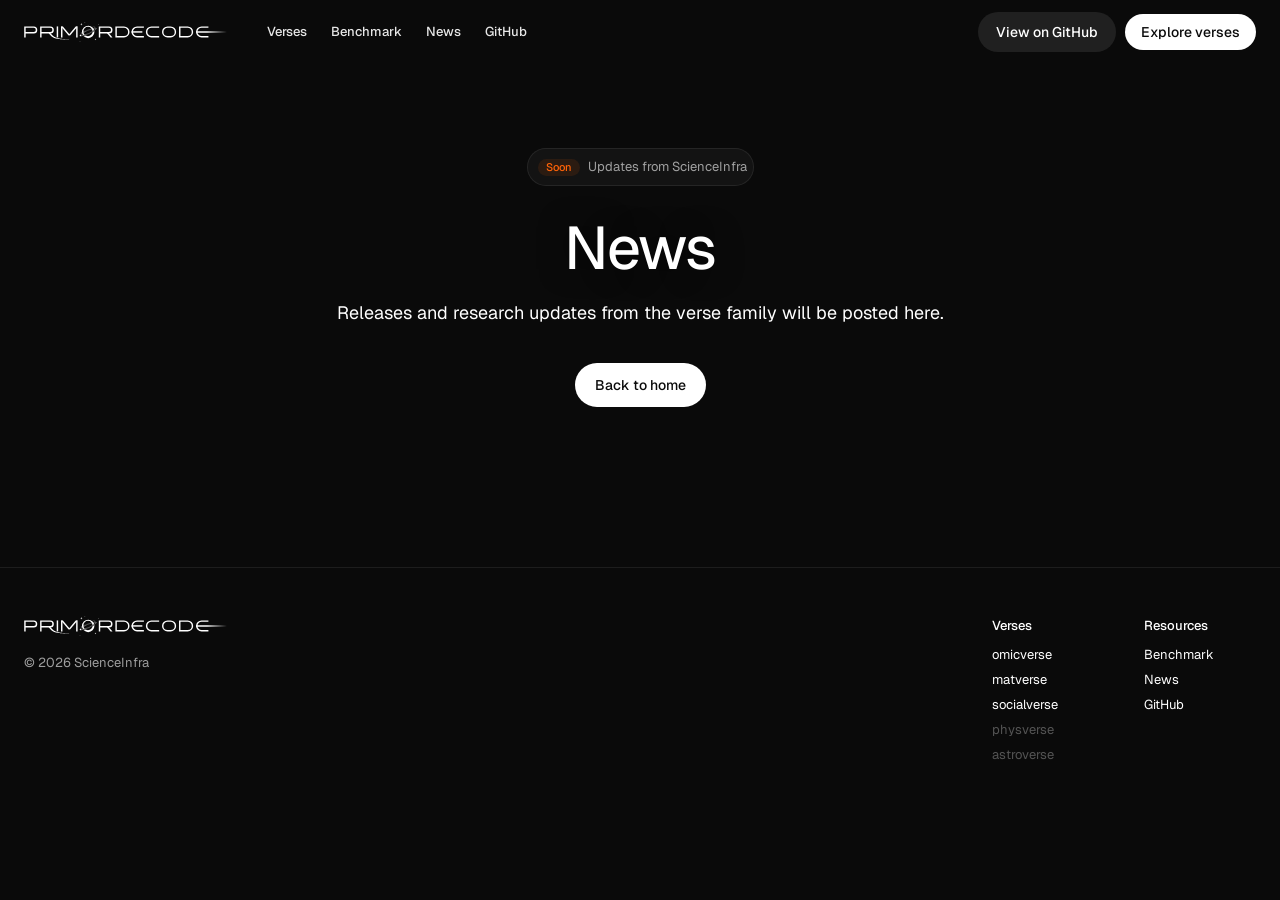
<file: public/news/index.html>
<!doctype html>
<html lang="en">
<head>
<meta charset="utf-8">
<meta name="viewport" content="width=device-width, initial-scale=1">
<title>News · ScienceInfra</title>
<meta name="description" content="ScienceInfra builds open analysis libraries that AI agents look up and call — omicverse, matverse, socialverse, physverse and astroverse.">
<meta name="theme-color" content="#0a0a0a">
<link rel="preconnect" href="https://fonts.googleapis.com">
<link rel="preconnect" href="https://fonts.gstatic.com" crossorigin>
<link href="https://fonts.googleapis.com/css2?family=Geist:wght@100..900&family=Geist+Mono:wght@100..900&display=swap" rel="stylesheet">
<style>
/* Type scale and spacing measured from x.ai at a 1440px viewport. */
:root{
  color-scheme: dark;
  --bg:#0a0a0a;
  --card:#1a1a1a;
  --btn-dark:#202020;
  --fg:#fff;
  --fg-80:rgba(255,255,255,.8);
  --fg-60:rgba(255,255,255,.6);
  --fg-30:rgba(255,255,255,.3);
  --hair:rgba(255,255,255,.08);
  --sunset:#ff6308;
  --t-muted:#8d867e;
  --t-dim:#59534d;
  --t-text:#f2ede5;
  --t-code:#e1e1e1;
  --t-teal:#29c6be;
  --t-blue:#ffc673;
  --t-green:#91c17a;
  --t-purple:#d6cdc2;
  --t-str:#e8a87c;
  --sans:"Geist",Arial,"PingFang SC",sans-serif;
  --mono:"Geist Mono",ui-monospace,SFMono-Regular,Menlo,monospace;
}
*{box-sizing:border-box;margin:0;padding:0}
html{scroll-behavior:smooth}
body{background:var(--bg);color:var(--fg);font-family:var(--sans);font-size:16px;line-height:24px;-webkit-font-smoothing:antialiased;overflow-x:hidden}
a{color:inherit;text-decoration:none}
.wrap{width:min(1232px,calc(100% - 32px));margin:0 auto}

/* ---------- header (x.ai: 64px tall, 13px/500 links, 6px 12px padding) ---------- */
header{position:fixed;inset:0 0 auto;top:env(safe-area-inset-top,0px);z-index:50;transition:background .2s,backdrop-filter .2s}
header.scrolled{background:rgba(10,10,10,.8);backdrop-filter:blur(12px);-webkit-backdrop-filter:blur(12px)}
header .wrap{display:flex;align-items:center;height:64px}
.logo{display:flex;align-items:center;color:var(--fg)}
.logo svg{height:20px;width:auto;display:block}
.links{display:flex;margin-left:28px}
.links a{font-size:13px;line-height:19.5px;font-weight:500;padding:6px 12px;color:var(--fg);opacity:.9;transition:opacity .15s}
.links a:hover{opacity:1}
.nav-cta{margin-left:auto;display:flex;align-items:center;gap:9px}
/* phone menu: a checkbox + label, so it works on every page without script */
.nav-toggle{position:absolute;opacity:0;pointer-events:none;width:0;height:0}
.menu-btn{display:none}
.btn{display:inline-flex;align-items:center;justify-content:center;gap:6px;border-radius:9999px;font-size:14px;line-height:20px;font-weight:500;white-space:nowrap;transition:background .15s,opacity .15s}
.btn-dark{background:var(--btn-dark);color:var(--fg)}
.btn-dark:hover{background:#2a2a2a}
.btn-light{background:#fff;color:#0a0a0a}
.btn-light:hover{background:#e6e6e6}
.btn-nav{padding:10px 18px;height:40px}
.btn-nav-light{padding:8px 16px;height:36px}
.btn-hero{padding:12px 20px;height:44px}
.btn svg{width:12px;height:12px}

/* ---------- hero (pill y148, h1 60/60 450, sub 18/29.25, buttons 44px) ---------- */
.hero{position:relative;text-align:center;padding-top:148px;overflow:hidden}
#bh{position:absolute;left:0;top:0;width:100%;height:820px;pointer-events:none;opacity:.9;
  mask-image:linear-gradient(to bottom,#000 0,#000 62%,transparent 100%);
  -webkit-mask-image:linear-gradient(to bottom,#000 0,#000 62%,transparent 100%)}
.hero .wrap{position:relative}
.pill{display:inline-flex;align-items:center;gap:8px;height:38px;padding:6px 6px 6px 10px;border:1px solid var(--hair);border-radius:9999px;background:rgba(26,26,26,.6);font-size:13px;line-height:19.5px}
.pill .tag{color:var(--sunset);background:rgba(255,99,8,.1);padding:3px 8px;border-radius:9999px;font-size:11px;line-height:11px;font-weight:500}
.pill .strong{font-weight:500}
.pill .muted{color:var(--fg-60)}
.pill .arrow{display:grid;place-items:center;width:24px;height:24px;border-radius:50%;background:rgba(255,255,255,.06)}
.pill .arrow svg{width:10px;height:10px}
h1{text-shadow:0 0 28px rgba(0,0,0,.6);font-size:60px;line-height:60px;font-weight:450;letter-spacing:-.6px;margin:32px auto 0;max-width:768px}
.typed-slot{display:inline-block;position:relative;text-align:left}
.typed-slot::after{content:"";position:absolute;left:0;right:0;bottom:-2px;height:2px;background:rgba(255,255,255,.2);border-radius:1px}
.caret{display:inline-block;width:2px;height:46px;background:var(--fg);margin-left:3px;vertical-align:-6px;animation:blink 1s steps(1) infinite}
@keyframes blink{50%{opacity:0}}
.lede{max-width:768px;margin:20px auto 0;font-size:18px;line-height:29.25px}
.cta{display:flex;gap:12px;justify-content:center;margin-top:36px;flex-wrap:wrap}

/* ---------- cards (280px tall, 16px radius, #1a1a1a, 12px gap) ---------- */
.cards{margin-top:80px;display:grid;gap:12px;text-align:left}
.row3{display:grid;grid-template-columns:repeat(3,1fr);gap:12px}
.row2{display:grid;grid-template-columns:1fr 1fr;gap:12px}
.card{position:relative;display:block;height:280px;background:var(--card);border-radius:16px;overflow:hidden}
.card canvas,.card video{position:absolute;inset:0;width:100%;height:100%;display:block}
.card video{object-fit:contain;background:var(--card)}
.cap{position:absolute;top:14px;font-family:var(--mono);font-size:11px;line-height:13px;letter-spacing:-.11px;color:var(--t-muted);white-space:nowrap}
.cap.l{left:16px}.cap.r{right:16px;color:var(--t-dim)}
/* code panel: fades in over the visual on a timer, and on hover/focus */
.code{position:absolute;inset:0 0 52px;z-index:1;padding:12px 16px 0;background:rgba(26,26,26,.9);opacity:0;transition:opacity .5s;
  font-family:var(--mono);font-size:11px;line-height:17.875px;letter-spacing:-.11px;color:var(--t-code);overflow:hidden}
.code .bar{display:flex;align-items:center;gap:6px;color:var(--t-muted);padding-bottom:10px}
.code .bar i{width:8px;height:8px;border-radius:50%;background:#3a3a3a}
.code .bar span{margin-left:8px}
.code .ln{white-space:pre;overflow:hidden;text-overflow:ellipsis;opacity:0;transform:translateY(3px);transition:opacity .3s,transform .3s}
.card.show-code .code,.card:hover .code,.card:focus-visible .code{opacity:1}
.card.show-code .ln,.card:hover .ln,.card:focus-visible .ln{opacity:1;transform:none;transition-delay:calc(var(--i)*80ms + 150ms)}
.kw{color:var(--t-purple)}.fn{color:var(--t-blue)}.st{color:var(--t-str)}.cm{color:var(--t-dim)}
.card::after{content:"";position:absolute;inset:auto 0 0;height:84px;background:linear-gradient(to top,var(--card) 38%,transparent);pointer-events:none}
.card .foot{position:absolute;z-index:1;left:16px;right:16px;bottom:16px;display:flex;align-items:center;justify-content:space-between;gap:12px;font-size:14px;line-height:20px;font-weight:500}
.card .foot .sub{color:var(--fg-30);font-weight:400;font-size:12px;margin-left:8px}
.card .go{display:inline-flex;align-items:center;gap:4px;transition:transform .2s}
.card:hover .go{transform:translateX(2px)}
.badge{font-size:12px;line-height:16px;font-weight:500;color:var(--fg-60);background:rgba(255,255,255,.06);padding:2px 8px;border-radius:9999px}

/* ---------- section: substrate (eyebrow 14/500, h2 48/48 500) ---------- */
.section{padding-top:120px}
.eyebrow{font-size:14px;line-height:20px;font-weight:500;color:var(--fg-60)}
.h2-xl{font-size:48px;line-height:48px;font-weight:500;letter-spacing:-.48px;margin-top:16px;max-width:568px}
.body16{font-size:16px;line-height:26px;max-width:448px;margin-top:24px}
.substrate{display:grid;grid-template-columns:1fr 1fr;gap:12px;align-items:stretch}
.substrate .copy{padding-top:24px}
.stats{display:flex;gap:24px;margin-top:40px}
.stats .v{font-size:14px;line-height:20px;font-weight:500}
.stats .k{font-size:12px;line-height:16px;color:var(--fg-30);margin-top:2px}
.orb-card{position:relative;height:420px;background:var(--card);border-radius:16px;overflow:hidden}
.orb-card canvas{position:absolute;inset:0;width:100%;height:100%}
.anatomy{position:absolute;left:16px;bottom:16px;font-family:var(--mono);font-size:11px;line-height:17.875px;letter-spacing:-.11px;color:var(--t-muted)}
.anatomy b{color:var(--t-text);font-weight:400;display:inline-block;width:44px}
.anatomy span{transition:color .6s}
.anatomy span.on{color:var(--t-blue)}
.orb-card{position:relative}

/* ---------- section: how it works (h2 30/36 500, h3 16/22 500) ---------- */
.h2{font-size:30px;line-height:36px;font-weight:500;letter-spacing:-.3px}
.head-row{display:flex;align-items:flex-end;justify-content:space-between;gap:24px}
.head-row p{font-size:14px;line-height:20px;color:var(--fg-60);max-width:420px}
.grid4{display:grid;grid-template-columns:repeat(4,1fr);gap:20px;margin-top:32px}
.tile{background:var(--card);border-radius:16px;padding:16px;height:200px;display:flex;flex-direction:column}
.tile code{font-family:var(--mono);font-size:11px;line-height:17.875px;letter-spacing:-.11px;color:var(--t-muted)}
.tile code .fn{color:var(--t-blue)}
.tile h3{font-size:16px;line-height:22px;font-weight:500;letter-spacing:-.16px;margin-top:auto}
.tile p{font-size:14px;line-height:20px;color:var(--fg-60);margin-top:6px}

/* ---------- closing + footer ---------- */
.closing{padding:120px 0 120px;text-align:center}
.closing .h2{margin-bottom:24px}
footer{border-top:1px solid var(--hair);padding:48px 0 40px}
footer .wrap{display:flex;justify-content:space-between;gap:40px;flex-wrap:wrap}
footer .logo svg{height:20px}
footer .legal{font-size:13px;line-height:21.125px;color:var(--fg-60);margin-top:16px}
.fcols{display:flex;gap:40px;flex-wrap:wrap}
.fcols div{display:flex;flex-direction:column;width:112px}
.fcols h5{font-size:13px;line-height:19.5px;font-weight:500;margin-bottom:6px}
.fcols a,.fcols span{font-size:13px;line-height:21.125px;color:var(--fg);padding:2px 0}
.fcols span{color:var(--fg-30)}
.fcols a:hover{color:var(--fg-60)}

a:focus-visible,button:focus-visible{outline:2px solid var(--fg);outline-offset:2px}

/* ---------- responsive (x.ai mobile: h1 36/39.6, sub 16) ---------- */
@media (max-width:1024px){
  .links a{padding:6px 8px}
  .row3{grid-template-columns:1fr 1fr}
  .row3 .card:last-child{grid-column:span 2}
  .grid4{grid-template-columns:1fr 1fr}
  .substrate{grid-template-columns:1fr}
}
@media (max-width:768px){
  .links{display:none;position:absolute;top:64px;left:0;right:0;margin:0;flex-direction:column;padding:4px 16px 12px;background:rgba(10,10,10,.96);backdrop-filter:blur(12px);-webkit-backdrop-filter:blur(12px);border-bottom:1px solid var(--hair)}
  .links a{font-size:16px;line-height:24px;padding:14px 4px;opacity:1;border-top:1px solid var(--hair)}
  .links a:first-child{border-top:none}
  .nav-toggle:checked ~ .links{display:flex}
  .nav-cta .btn-dark{display:none}
  .menu-btn{display:flex;flex-direction:column;align-items:center;justify-content:center;gap:6px;width:40px;height:40px;margin-left:4px;margin-right:-10px;border-radius:9999px;cursor:pointer;flex:none}
  .menu-btn span{display:block;width:18px;height:1.5px;border-radius:1px;background:var(--fg);transition:transform .2s}
  .nav-toggle:checked ~ .menu-btn span:first-child{transform:translateY(3.75px) rotate(45deg)}
  .nav-toggle:checked ~ .menu-btn span:last-child{transform:translateY(-3.75px) rotate(-45deg)}
  .nav-toggle:focus-visible ~ .menu-btn{outline:2px solid var(--fg);outline-offset:2px}
  header:has(.nav-toggle:checked){background:rgba(10,10,10,.96)}
  .hero{padding-top:112px}
  h1{font-size:36px;line-height:39.6px;letter-spacing:-.36px}
  .caret{height:28px;vertical-align:-4px}
  .lede{font-size:16px;line-height:24px}
  .cards{margin-top:56px}
  .row3,.row2,.grid4{grid-template-columns:1fr}
  .row3 .card:last-child{grid-column:auto}
  .h2-xl{font-size:36px;line-height:39.6px}
  .head-row{flex-direction:column;align-items:flex-start}
  .section{padding-top:80px}
  .tile{height:auto;min-height:160px}
}
/* narrow phones: the wordmark, the button and the menu icon do not all fit */
@media (max-width:480px){
  .nav-cta{display:none}
  .menu-btn{margin-left:auto}
}
@media (prefers-reduced-motion:reduce){
  *{transition:none!important;animation:none!important}
}
</style>
</head>
<body>

<header id="hdr">
  <div class="wrap">
    <a class="logo" href="/" aria-label="PrimorDecode — ScienceInfra home"><svg aria-hidden="true" focusable="false" xmlns="http://www.w3.org/2000/svg" viewBox="-2.0 -40.0 1841.00 181.0" role="img" aria-label="PrimorDecode 源境解码"><g transform="translate(0.00,0)"><path d="M 6.5,100.0 L 6.5,6.5 L 86.25,6.5 A 25.25 25.25 0 0 1 111.5,31.75 L 111.5,31.75 A 25.25 25.25 0 0 1 86.25,57.0 L 6.5,57.0" fill="none" stroke="currentColor" stroke-width="13.00" stroke-linecap="butt" stroke-linejoin="miter"/></g><g transform="translate(144.00,0)"><path d="M 6.5,100.0 L 6.5,6.5 L 92.25,6.5 A 25.25 25.25 0 0 1 117.5,31.75 L 117.5,31.75 A 25.25 25.25 0 0 1 92.25,57.0 L 6.5,57.0" fill="none" stroke="currentColor" stroke-width="13.00" stroke-linecap="butt" stroke-linejoin="miter"/><path d="M 77.27,61.18 L 78.02,62.08 L 78.77,62.96 L 79.50,63.85 L 80.23,64.72 L 80.96,65.59 L 81.68,66.45 L 82.39,67.31 L 83.10,68.16 L 83.80,69.00 L 84.50,69.84 L 85.19,70.67 L 85.88,71.49 L 86.57,72.30 L 87.25,73.11 L 87.94,73.92 L 88.62,74.71 L 89.30,75.51 L 89.98,76.29 L 90.65,77.07 L 91.33,77.84 L 92.01,78.61 L 92.68,79.37 L 93.36,80.12 L 94.04,80.87 L 94.72,81.61 L 95.41,82.35 L 96.09,83.08 L 96.78,83.81 L 97.48,84.52 L 98.18,85.23 L 98.89,85.92 L 99.61,86.61 L 100.34,87.28 L 101.07,87.95 L 101.82,88.61 L 102.56,89.26 L 103.32,89.90 L 104.08,90.53 L 104.85,91.16 L 105.63,91.78 L 106.42,92.38 L 107.21,92.99 L 108.02,93.58 L 108.83,94.16 L 109.65,94.74 L 110.48,95.30 L 111.32,95.86 L 112.17,96.41 L 113.02,96.96 L 113.89,97.49 L 114.77,98.02 L 115.66,98.53 L 116.56,99.04 L 117.47,99.54 L 118.39,100.04 L 119.32,100.52 L 120.27,100.99 L 121.22,101.46 L 122.19,101.92 L 123.17,102.37 L 124.16,102.81 L 125.17,103.25 L 126.18,103.68 L 127.22,104.10 L 128.26,104.51 L 129.32,104.91 L 130.39,105.30 L 131.48,105.69 L 132.59,106.07 L 133.70,106.45 L 134.84,106.81 L 135.99,107.17 L 137.16,107.52 L 138.34,107.86 L 139.54,108.20 L 140.76,108.53 L 141.99,108.86 L 143.24,109.17 L 144.52,109.48 L 145.81,109.79 L 147.12,110.08 L 148.45,110.38 L 149.80,110.66 L 151.17,110.94 L 152.56,111.21 L 153.97,111.48 L 155.41,111.74 L 156.86,112.00 L 158.34,112.25 L 159.84,112.49 L 161.37,112.73 L 162.92,112.96 L 164.49,113.19 L 166.09,113.41 L 167.71,113.63 L 169.36,113.84 L 171.03,114.05 L 172.73,114.25 L 174.46,114.45 L 176.21,114.64 L 177.99,114.83 L 179.80,115.01 L 181.64,115.19 L 183.51,115.36 L 185.40,115.53 L 187.33,115.69 L 189.28,115.85 L 191.26,116.01 L 193.28,116.16 L 195.33,116.31 L 197.40,116.45 L 199.51,116.59 L 201.66,116.73 L 203.83,116.86 L 206.04,116.98 L 208.28,117.11 L 210.56,117.22 L 212.87,117.34 L 215.21,117.45 L 217.59,117.56 L 220.01,117.66 L 222.46,117.76 L 224.94,117.86 L 227.47,117.95 L 230.03,118.04 L 232.63,118.13 L 235.26,118.21 L 237.94,118.29 L 240.65,118.37 L 243.40,118.44 L 246.19,118.51 L 249.02,118.58 L 251.90,118.64 L 254.81,118.70 L 257.76,118.76 L 260.75,118.82 L 263.79,118.87 L 266.87,118.92 L 269.99,118.96 L 273.15,119.01 L 276.36,119.05 L 279.61,119.09 L 282.90,119.12 L 286.24,119.16 L 289.62,119.19 L 293.05,119.22 L 296.53,119.24 L 300.05,119.27 L 303.61,119.29 L 307.22,119.31 L 310.88,119.33 L 314.59,119.34 L 318.35,119.36 L 322.15,119.37 L 326.00,119.38 L 329.90,119.39 L 333.85,119.39 L 337.85,119.40 L 341.90,119.40 L 346.00,119.40 L 346.00,118.60 L 341.90,118.60 L 337.85,118.59 L 333.85,118.58 L 329.90,118.56 L 326.00,118.54 L 322.15,118.51 L 318.35,118.48 L 314.60,118.45 L 310.89,118.41 L 307.23,118.36 L 303.62,118.31 L 300.06,118.25 L 296.54,118.19 L 293.07,118.13 L 289.64,118.06 L 286.26,117.98 L 282.92,117.90 L 279.63,117.82 L 276.39,117.73 L 273.18,117.63 L 270.02,117.53 L 266.91,117.43 L 263.83,117.32 L 260.80,117.20 L 257.81,117.08 L 254.86,116.96 L 251.96,116.83 L 249.09,116.69 L 246.27,116.55 L 243.48,116.40 L 240.74,116.25 L 238.03,116.10 L 235.37,115.94 L 232.74,115.77 L 230.15,115.60 L 227.60,115.42 L 225.09,115.24 L 222.61,115.06 L 220.18,114.87 L 217.78,114.67 L 215.41,114.47 L 213.08,114.26 L 210.79,114.05 L 208.53,113.83 L 206.31,113.61 L 204.12,113.38 L 201.96,113.14 L 199.84,112.91 L 197.76,112.66 L 195.70,112.41 L 193.68,112.16 L 191.70,111.90 L 189.74,111.63 L 187.82,111.36 L 185.92,111.09 L 184.06,110.81 L 182.23,110.52 L 180.43,110.23 L 178.66,109.93 L 176.92,109.63 L 175.21,109.32 L 173.53,109.01 L 171.88,108.69 L 170.26,108.37 L 168.66,108.04 L 167.09,107.70 L 165.55,107.36 L 164.04,107.02 L 162.55,106.67 L 161.09,106.32 L 159.66,105.96 L 158.25,105.59 L 156.87,105.22 L 155.51,104.84 L 154.18,104.46 L 152.87,104.08 L 151.59,103.69 L 150.33,103.29 L 149.09,102.89 L 147.88,102.48 L 146.69,102.07 L 145.52,101.66 L 144.37,101.24 L 143.25,100.81 L 142.14,100.38 L 141.06,99.94 L 140.00,99.50 L 138.96,99.06 L 137.94,98.61 L 136.93,98.16 L 135.95,97.70 L 134.99,97.23 L 134.04,96.77 L 133.11,96.29 L 132.20,95.82 L 131.30,95.34 L 130.43,94.85 L 129.56,94.36 L 128.72,93.87 L 127.89,93.37 L 127.07,92.86 L 126.27,92.35 L 125.48,91.84 L 124.70,91.33 L 123.94,90.80 L 123.19,90.28 L 122.45,89.75 L 121.72,89.21 L 121.00,88.67 L 120.29,88.13 L 119.59,87.58 L 118.90,87.02 L 118.22,86.46 L 117.55,85.90 L 116.89,85.33 L 116.23,84.76 L 115.58,84.18 L 114.93,83.59 L 114.29,83.00 L 113.65,82.40 L 113.02,81.80 L 112.39,81.19 L 111.77,80.58 L 111.15,79.96 L 110.53,79.34 L 109.91,78.71 L 109.29,78.07 L 108.67,77.43 L 108.05,76.78 L 107.43,76.13 L 106.81,75.47 L 106.18,74.82 L 105.54,74.15 L 104.91,73.48 L 104.28,72.80 L 103.64,72.11 L 103.01,71.41 L 102.37,70.70 L 101.73,69.98 L 101.09,69.26 L 100.45,68.52 L 99.80,67.78 L 99.15,67.02 L 98.49,66.26 L 97.83,65.49 L 97.17,64.71 L 96.50,63.92 L 95.83,63.12 L 95.15,62.31 L 94.47,61.49 L 93.78,60.67 L 93.08,59.83 L 92.38,58.99 L 91.67,58.14 L 90.95,57.27 L 90.22,56.40 L 89.49,55.52 L 88.74,54.63 L 87.99,53.73 L 87.23,52.82 Z" fill="currentColor"/></g><g transform="translate(294.00,0)"><path d="M 6.5,0 L 6.5,100.0" fill="none" stroke="currentColor" stroke-width="13.00" stroke-linecap="butt" stroke-linejoin="miter"/></g><g transform="translate(333.00,0)"><path d="M 6.5,0 L 6.5,100.0" fill="none" stroke="currentColor" stroke-width="13.00" stroke-linecap="butt" stroke-linejoin="miter"/><path d="M 143.5,0 L 143.5,100.0" fill="none" stroke="currentColor" stroke-width="13.00" stroke-linecap="butt" stroke-linejoin="miter"/><path d="M 0.00,0.00 L 16.97,0.00 L 83.49,79.27 L 66.51,79.27 Z" fill="currentColor"/><path d="M 133.03,0.00 L 150.00,0.00 L 83.49,79.27 L 66.51,79.27 Z" fill="currentColor"/></g><g transform="translate(523.00,0)"><g><defs><clipPath id="pdw-band-h"><path clip-rule="evenodd" d="M -200,-200 H 320 V 320 H -200 Z M 127.888,29.971 A 295.856 295.856 0 0 1 -6.987,90.022 L -8.414,81.541 A 287.256 287.256 0 0 0 122.541,23.236 Z"/></clipPath><clipPath id="pdw-comp-h"><path clip-rule="evenodd" d="M -200,-200 H 320 V 320 H -200 Z M -3.679,82.029 A 9.8 9.8 0 1 0 -23.279,82.029 A 9.8 9.8 0 1 0 -3.679,82.029 Z"/></clipPath></defs><g clip-path="url(#pdw-band-h)"><g clip-path="url(#pdw-comp-h)"><path d="M -15.257,81.725 A 7.830 7.830 0 0 1 -13.214,73.396 A 291.556 291.556 0 0 1 119.700,14.219 A 7.830 7.830 0 0 1 127.257,18.275" fill="none" stroke="currentColor" stroke-width="3.0" stroke-linecap="round"/><path d="M -16.748,68.541 A 297.556 297.556 0 0 1 39.787,33.254 A 1099.036 1099.036 0 0 1 -16.748,68.541 Z" fill="currentColor"/><path d="M -15.382,61.775 A 302.056 302.056 0 0 1 21.925,37.390 A 236.413 236.413 0 0 1 -15.382,61.775 Z" fill="currentColor"/><path d="M -12.328,53.882 A 306.556 306.556 0 0 1 7.915,40.344 A 60.567 60.567 0 0 1 -12.328,53.882 Z" fill="currentColor"/><path d="M 112.00,50.00 A 56.0 56.0 0 1 0 0.00,50.00 A 56.0 56.0 0 1 0 112.00,50.00 Z M 95.80,46.00 A 42.0 42.0 0 1 0 11.80,46.00 A 42.0 42.0 0 1 0 95.80,46.00 Z" fill="currentColor" fill-rule="evenodd"/></g></g><path d="M 127.257,18.275 A 7.830 7.830 0 0 1 125.214,26.604 A 291.556 291.556 0 0 1 -7.700,85.781 A 7.830 7.830 0 0 1 -15.257,81.725" fill="none" stroke="currentColor" stroke-width="3.0" stroke-linecap="round"/><circle cx="-13.48" cy="82.03" r="7.0" fill="currentColor"/><circle cx="101.03" cy="3.62" r="1.9" fill="currentColor"/><circle cx="112.38" cy="9.44" r="1.7" fill="currentColor"/><circle cx="94.58" cy="-1.03" r="1.5" fill="currentColor"/><circle cx="113.91" cy="3.05" r="1.5" fill="currentColor"/><path d="M -6.000,-31.000 A 11.000 11.000 0 0 0 5.000,-20.000 A 11.000 11.000 0 0 0 -6.000,-9.000 A 11.000 11.000 0 0 0 -17.000,-20.000 A 11.000 11.000 0 0 0 -6.000,-31.000 Z" fill="currentColor"/><path d="M 122.000,110.000 A 8.000 8.000 0 0 0 130.000,118.000 A 8.000 8.000 0 0 0 122.000,126.000 A 8.000 8.000 0 0 0 114.000,118.000 A 8.000 8.000 0 0 0 122.000,110.000 Z" fill="currentColor"/><circle cx="26.00" cy="-34.00" r="2.6" fill="currentColor"/><circle cx="148.00" cy="-20.00" r="2.6" fill="currentColor"/><circle cx="-18.00" cy="136.00" r="2.2" fill="currentColor"/></g></g><g transform="translate(675.00,0)"><path d="M 6.5,100.0 L 6.5,6.5 L 92.25,6.5 A 25.25 25.25 0 0 1 117.5,31.75 L 117.5,31.75 A 25.25 25.25 0 0 1 92.25,57.0 L 6.5,57.0" fill="none" stroke="currentColor" stroke-width="13.00" stroke-linecap="butt" stroke-linejoin="miter"/><path d="M 65.49,50.50 L 82.46,50.50 L 124.00,100.00 L 107.03,100.00 Z" fill="currentColor"/></g><g transform="translate(825.00,0)"><path d="M 6.5,93.5 L 6.5,6.5 L 78.0,6.5 A 43.5 43.5 0 0 1 121.5,50.0 L 121.5,50.0 A 43.5 43.5 0 0 1 78.0,93.5 Z" fill="none" stroke="currentColor" stroke-width="13.00" stroke-linecap="butt" stroke-linejoin="miter"/></g><g transform="translate(971.00,0)"><path d="M 112,6.5 L 50.0,6.5 A 43.5 43.5 0 0 0 6.5,50.0 L 6.5,50.0 A 43.5 43.5 0 0 0 50.0,93.5 L 112,93.5" fill="none" stroke="currentColor" stroke-width="13.00" stroke-linecap="butt" stroke-linejoin="miter"/><path d="M 0,50 L 98,50" fill="none" stroke="currentColor" stroke-width="13.00" stroke-linecap="butt" stroke-linejoin="miter"/></g><g transform="translate(1101.00,0)"><path d="M 120,6.5 L 50.0,6.5 A 43.5 43.5 0 0 0 6.5,50.0 L 6.5,50.0 A 43.5 43.5 0 0 0 50.0,93.5 L 120,93.5" fill="none" stroke="currentColor" stroke-width="13.00" stroke-linecap="butt" stroke-linejoin="miter"/></g><g transform="translate(1247.00,0)"><path d="M 50.0,6.5 L 78.0,6.5 A 43.5 43.5 0 0 1 121.5,50.0 L 121.5,50.0 A 43.5 43.5 0 0 1 78.0,93.5 L 50.0,93.5 A 43.5 43.5 0 0 1 6.5,50.0 L 6.5,50.0 A 43.5 43.5 0 0 1 50.0,6.5 Z" fill="none" stroke="currentColor" stroke-width="13.00" stroke-linecap="butt" stroke-linejoin="miter"/></g><g transform="translate(1401.00,0)"><path d="M 6.5,93.5 L 6.5,6.5 L 78.0,6.5 A 43.5 43.5 0 0 1 121.5,50.0 L 121.5,50.0 A 43.5 43.5 0 0 1 78.0,93.5 Z" fill="none" stroke="currentColor" stroke-width="13.00" stroke-linecap="butt" stroke-linejoin="miter"/></g><g transform="translate(1555.00,0)"><path d="M 112,6.5 L 50.0,6.5 A 43.5 43.5 0 0 0 6.5,50.0 L 6.5,50.0 A 43.5 43.5 0 0 0 50.0,93.5 L 112,93.5" fill="none" stroke="currentColor" stroke-width="13.00" stroke-linecap="butt" stroke-linejoin="miter"/><path d="M 0.00,43.50 L 98.00,43.50 L 282.00,49.60 L 282.00,50.40 L 98.00,56.50 L 0.00,56.50 Z" fill="currentColor"/></g></svg>
</a>
    <input type="checkbox" id="nav-toggle" class="nav-toggle" aria-label="Open menu">
    <nav class="links" aria-label="Main" onclick="document.getElementById('nav-toggle').checked=false">
      <a href="/#verses">Verses</a>
      <a href="/benchmark/">Benchmark</a>
      <a href="/news/">News</a>
      <a href="https://github.com/scienceinfra" target="_blank" rel="noopener">GitHub</a>
    </nav>
    <div class="nav-cta">
      <a class="btn btn-dark btn-nav" href="https://github.com/scienceinfra" target="_blank" rel="noopener">View on GitHub</a>
      <a class="btn btn-light btn-nav-light" href="/#verses">Explore verses</a>
    </div>
    <label class="menu-btn" for="nav-toggle" aria-hidden="true"><span></span><span></span></label>
  </div>
</header>

<main>
  <section class="hero" style="padding-bottom:160px">
    <div class="wrap">
      <span class="pill"><span class="tag">Soon</span><span class="muted">Updates from ScienceInfra</span></span>
      <h1>News</h1>
      <p class="lede">Releases and research updates from the verse family will be posted here.</p>
      <div class="cta"><a class="btn btn-light btn-hero" href="/">Back to home</a></div>
    </div>
  </section>
</main>

<footer>
  <div class="wrap">
    <div>
      <a class="logo" href="/" aria-label="PrimorDecode"><svg aria-hidden="true" focusable="false" xmlns="http://www.w3.org/2000/svg" viewBox="-2.0 -40.0 1841.00 181.0" role="img" aria-label="PrimorDecode 源境解码"><g transform="translate(0.00,0)"><path d="M 6.5,100.0 L 6.5,6.5 L 86.25,6.5 A 25.25 25.25 0 0 1 111.5,31.75 L 111.5,31.75 A 25.25 25.25 0 0 1 86.25,57.0 L 6.5,57.0" fill="none" stroke="currentColor" stroke-width="13.00" stroke-linecap="butt" stroke-linejoin="miter"/></g><g transform="translate(144.00,0)"><path d="M 6.5,100.0 L 6.5,6.5 L 92.25,6.5 A 25.25 25.25 0 0 1 117.5,31.75 L 117.5,31.75 A 25.25 25.25 0 0 1 92.25,57.0 L 6.5,57.0" fill="none" stroke="currentColor" stroke-width="13.00" stroke-linecap="butt" stroke-linejoin="miter"/><path d="M 77.27,61.18 L 78.02,62.08 L 78.77,62.96 L 79.50,63.85 L 80.23,64.72 L 80.96,65.59 L 81.68,66.45 L 82.39,67.31 L 83.10,68.16 L 83.80,69.00 L 84.50,69.84 L 85.19,70.67 L 85.88,71.49 L 86.57,72.30 L 87.25,73.11 L 87.94,73.92 L 88.62,74.71 L 89.30,75.51 L 89.98,76.29 L 90.65,77.07 L 91.33,77.84 L 92.01,78.61 L 92.68,79.37 L 93.36,80.12 L 94.04,80.87 L 94.72,81.61 L 95.41,82.35 L 96.09,83.08 L 96.78,83.81 L 97.48,84.52 L 98.18,85.23 L 98.89,85.92 L 99.61,86.61 L 100.34,87.28 L 101.07,87.95 L 101.82,88.61 L 102.56,89.26 L 103.32,89.90 L 104.08,90.53 L 104.85,91.16 L 105.63,91.78 L 106.42,92.38 L 107.21,92.99 L 108.02,93.58 L 108.83,94.16 L 109.65,94.74 L 110.48,95.30 L 111.32,95.86 L 112.17,96.41 L 113.02,96.96 L 113.89,97.49 L 114.77,98.02 L 115.66,98.53 L 116.56,99.04 L 117.47,99.54 L 118.39,100.04 L 119.32,100.52 L 120.27,100.99 L 121.22,101.46 L 122.19,101.92 L 123.17,102.37 L 124.16,102.81 L 125.17,103.25 L 126.18,103.68 L 127.22,104.10 L 128.26,104.51 L 129.32,104.91 L 130.39,105.30 L 131.48,105.69 L 132.59,106.07 L 133.70,106.45 L 134.84,106.81 L 135.99,107.17 L 137.16,107.52 L 138.34,107.86 L 139.54,108.20 L 140.76,108.53 L 141.99,108.86 L 143.24,109.17 L 144.52,109.48 L 145.81,109.79 L 147.12,110.08 L 148.45,110.38 L 149.80,110.66 L 151.17,110.94 L 152.56,111.21 L 153.97,111.48 L 155.41,111.74 L 156.86,112.00 L 158.34,112.25 L 159.84,112.49 L 161.37,112.73 L 162.92,112.96 L 164.49,113.19 L 166.09,113.41 L 167.71,113.63 L 169.36,113.84 L 171.03,114.05 L 172.73,114.25 L 174.46,114.45 L 176.21,114.64 L 177.99,114.83 L 179.80,115.01 L 181.64,115.19 L 183.51,115.36 L 185.40,115.53 L 187.33,115.69 L 189.28,115.85 L 191.26,116.01 L 193.28,116.16 L 195.33,116.31 L 197.40,116.45 L 199.51,116.59 L 201.66,116.73 L 203.83,116.86 L 206.04,116.98 L 208.28,117.11 L 210.56,117.22 L 212.87,117.34 L 215.21,117.45 L 217.59,117.56 L 220.01,117.66 L 222.46,117.76 L 224.94,117.86 L 227.47,117.95 L 230.03,118.04 L 232.63,118.13 L 235.26,118.21 L 237.94,118.29 L 240.65,118.37 L 243.40,118.44 L 246.19,118.51 L 249.02,118.58 L 251.90,118.64 L 254.81,118.70 L 257.76,118.76 L 260.75,118.82 L 263.79,118.87 L 266.87,118.92 L 269.99,118.96 L 273.15,119.01 L 276.36,119.05 L 279.61,119.09 L 282.90,119.12 L 286.24,119.16 L 289.62,119.19 L 293.05,119.22 L 296.53,119.24 L 300.05,119.27 L 303.61,119.29 L 307.22,119.31 L 310.88,119.33 L 314.59,119.34 L 318.35,119.36 L 322.15,119.37 L 326.00,119.38 L 329.90,119.39 L 333.85,119.39 L 337.85,119.40 L 341.90,119.40 L 346.00,119.40 L 346.00,118.60 L 341.90,118.60 L 337.85,118.59 L 333.85,118.58 L 329.90,118.56 L 326.00,118.54 L 322.15,118.51 L 318.35,118.48 L 314.60,118.45 L 310.89,118.41 L 307.23,118.36 L 303.62,118.31 L 300.06,118.25 L 296.54,118.19 L 293.07,118.13 L 289.64,118.06 L 286.26,117.98 L 282.92,117.90 L 279.63,117.82 L 276.39,117.73 L 273.18,117.63 L 270.02,117.53 L 266.91,117.43 L 263.83,117.32 L 260.80,117.20 L 257.81,117.08 L 254.86,116.96 L 251.96,116.83 L 249.09,116.69 L 246.27,116.55 L 243.48,116.40 L 240.74,116.25 L 238.03,116.10 L 235.37,115.94 L 232.74,115.77 L 230.15,115.60 L 227.60,115.42 L 225.09,115.24 L 222.61,115.06 L 220.18,114.87 L 217.78,114.67 L 215.41,114.47 L 213.08,114.26 L 210.79,114.05 L 208.53,113.83 L 206.31,113.61 L 204.12,113.38 L 201.96,113.14 L 199.84,112.91 L 197.76,112.66 L 195.70,112.41 L 193.68,112.16 L 191.70,111.90 L 189.74,111.63 L 187.82,111.36 L 185.92,111.09 L 184.06,110.81 L 182.23,110.52 L 180.43,110.23 L 178.66,109.93 L 176.92,109.63 L 175.21,109.32 L 173.53,109.01 L 171.88,108.69 L 170.26,108.37 L 168.66,108.04 L 167.09,107.70 L 165.55,107.36 L 164.04,107.02 L 162.55,106.67 L 161.09,106.32 L 159.66,105.96 L 158.25,105.59 L 156.87,105.22 L 155.51,104.84 L 154.18,104.46 L 152.87,104.08 L 151.59,103.69 L 150.33,103.29 L 149.09,102.89 L 147.88,102.48 L 146.69,102.07 L 145.52,101.66 L 144.37,101.24 L 143.25,100.81 L 142.14,100.38 L 141.06,99.94 L 140.00,99.50 L 138.96,99.06 L 137.94,98.61 L 136.93,98.16 L 135.95,97.70 L 134.99,97.23 L 134.04,96.77 L 133.11,96.29 L 132.20,95.82 L 131.30,95.34 L 130.43,94.85 L 129.56,94.36 L 128.72,93.87 L 127.89,93.37 L 127.07,92.86 L 126.27,92.35 L 125.48,91.84 L 124.70,91.33 L 123.94,90.80 L 123.19,90.28 L 122.45,89.75 L 121.72,89.21 L 121.00,88.67 L 120.29,88.13 L 119.59,87.58 L 118.90,87.02 L 118.22,86.46 L 117.55,85.90 L 116.89,85.33 L 116.23,84.76 L 115.58,84.18 L 114.93,83.59 L 114.29,83.00 L 113.65,82.40 L 113.02,81.80 L 112.39,81.19 L 111.77,80.58 L 111.15,79.96 L 110.53,79.34 L 109.91,78.71 L 109.29,78.07 L 108.67,77.43 L 108.05,76.78 L 107.43,76.13 L 106.81,75.47 L 106.18,74.82 L 105.54,74.15 L 104.91,73.48 L 104.28,72.80 L 103.64,72.11 L 103.01,71.41 L 102.37,70.70 L 101.73,69.98 L 101.09,69.26 L 100.45,68.52 L 99.80,67.78 L 99.15,67.02 L 98.49,66.26 L 97.83,65.49 L 97.17,64.71 L 96.50,63.92 L 95.83,63.12 L 95.15,62.31 L 94.47,61.49 L 93.78,60.67 L 93.08,59.83 L 92.38,58.99 L 91.67,58.14 L 90.95,57.27 L 90.22,56.40 L 89.49,55.52 L 88.74,54.63 L 87.99,53.73 L 87.23,52.82 Z" fill="currentColor"/></g><g transform="translate(294.00,0)"><path d="M 6.5,0 L 6.5,100.0" fill="none" stroke="currentColor" stroke-width="13.00" stroke-linecap="butt" stroke-linejoin="miter"/></g><g transform="translate(333.00,0)"><path d="M 6.5,0 L 6.5,100.0" fill="none" stroke="currentColor" stroke-width="13.00" stroke-linecap="butt" stroke-linejoin="miter"/><path d="M 143.5,0 L 143.5,100.0" fill="none" stroke="currentColor" stroke-width="13.00" stroke-linecap="butt" stroke-linejoin="miter"/><path d="M 0.00,0.00 L 16.97,0.00 L 83.49,79.27 L 66.51,79.27 Z" fill="currentColor"/><path d="M 133.03,0.00 L 150.00,0.00 L 83.49,79.27 L 66.51,79.27 Z" fill="currentColor"/></g><g transform="translate(523.00,0)"><g><defs><clipPath id="pdw-band-f"><path clip-rule="evenodd" d="M -200,-200 H 320 V 320 H -200 Z M 127.888,29.971 A 295.856 295.856 0 0 1 -6.987,90.022 L -8.414,81.541 A 287.256 287.256 0 0 0 122.541,23.236 Z"/></clipPath><clipPath id="pdw-comp-f"><path clip-rule="evenodd" d="M -200,-200 H 320 V 320 H -200 Z M -3.679,82.029 A 9.8 9.8 0 1 0 -23.279,82.029 A 9.8 9.8 0 1 0 -3.679,82.029 Z"/></clipPath></defs><g clip-path="url(#pdw-band-f)"><g clip-path="url(#pdw-comp-f)"><path d="M -15.257,81.725 A 7.830 7.830 0 0 1 -13.214,73.396 A 291.556 291.556 0 0 1 119.700,14.219 A 7.830 7.830 0 0 1 127.257,18.275" fill="none" stroke="currentColor" stroke-width="3.0" stroke-linecap="round"/><path d="M -16.748,68.541 A 297.556 297.556 0 0 1 39.787,33.254 A 1099.036 1099.036 0 0 1 -16.748,68.541 Z" fill="currentColor"/><path d="M -15.382,61.775 A 302.056 302.056 0 0 1 21.925,37.390 A 236.413 236.413 0 0 1 -15.382,61.775 Z" fill="currentColor"/><path d="M -12.328,53.882 A 306.556 306.556 0 0 1 7.915,40.344 A 60.567 60.567 0 0 1 -12.328,53.882 Z" fill="currentColor"/><path d="M 112.00,50.00 A 56.0 56.0 0 1 0 0.00,50.00 A 56.0 56.0 0 1 0 112.00,50.00 Z M 95.80,46.00 A 42.0 42.0 0 1 0 11.80,46.00 A 42.0 42.0 0 1 0 95.80,46.00 Z" fill="currentColor" fill-rule="evenodd"/></g></g><path d="M 127.257,18.275 A 7.830 7.830 0 0 1 125.214,26.604 A 291.556 291.556 0 0 1 -7.700,85.781 A 7.830 7.830 0 0 1 -15.257,81.725" fill="none" stroke="currentColor" stroke-width="3.0" stroke-linecap="round"/><circle cx="-13.48" cy="82.03" r="7.0" fill="currentColor"/><circle cx="101.03" cy="3.62" r="1.9" fill="currentColor"/><circle cx="112.38" cy="9.44" r="1.7" fill="currentColor"/><circle cx="94.58" cy="-1.03" r="1.5" fill="currentColor"/><circle cx="113.91" cy="3.05" r="1.5" fill="currentColor"/><path d="M -6.000,-31.000 A 11.000 11.000 0 0 0 5.000,-20.000 A 11.000 11.000 0 0 0 -6.000,-9.000 A 11.000 11.000 0 0 0 -17.000,-20.000 A 11.000 11.000 0 0 0 -6.000,-31.000 Z" fill="currentColor"/><path d="M 122.000,110.000 A 8.000 8.000 0 0 0 130.000,118.000 A 8.000 8.000 0 0 0 122.000,126.000 A 8.000 8.000 0 0 0 114.000,118.000 A 8.000 8.000 0 0 0 122.000,110.000 Z" fill="currentColor"/><circle cx="26.00" cy="-34.00" r="2.6" fill="currentColor"/><circle cx="148.00" cy="-20.00" r="2.6" fill="currentColor"/><circle cx="-18.00" cy="136.00" r="2.2" fill="currentColor"/></g></g><g transform="translate(675.00,0)"><path d="M 6.5,100.0 L 6.5,6.5 L 92.25,6.5 A 25.25 25.25 0 0 1 117.5,31.75 L 117.5,31.75 A 25.25 25.25 0 0 1 92.25,57.0 L 6.5,57.0" fill="none" stroke="currentColor" stroke-width="13.00" stroke-linecap="butt" stroke-linejoin="miter"/><path d="M 65.49,50.50 L 82.46,50.50 L 124.00,100.00 L 107.03,100.00 Z" fill="currentColor"/></g><g transform="translate(825.00,0)"><path d="M 6.5,93.5 L 6.5,6.5 L 78.0,6.5 A 43.5 43.5 0 0 1 121.5,50.0 L 121.5,50.0 A 43.5 43.5 0 0 1 78.0,93.5 Z" fill="none" stroke="currentColor" stroke-width="13.00" stroke-linecap="butt" stroke-linejoin="miter"/></g><g transform="translate(971.00,0)"><path d="M 112,6.5 L 50.0,6.5 A 43.5 43.5 0 0 0 6.5,50.0 L 6.5,50.0 A 43.5 43.5 0 0 0 50.0,93.5 L 112,93.5" fill="none" stroke="currentColor" stroke-width="13.00" stroke-linecap="butt" stroke-linejoin="miter"/><path d="M 0,50 L 98,50" fill="none" stroke="currentColor" stroke-width="13.00" stroke-linecap="butt" stroke-linejoin="miter"/></g><g transform="translate(1101.00,0)"><path d="M 120,6.5 L 50.0,6.5 A 43.5 43.5 0 0 0 6.5,50.0 L 6.5,50.0 A 43.5 43.5 0 0 0 50.0,93.5 L 120,93.5" fill="none" stroke="currentColor" stroke-width="13.00" stroke-linecap="butt" stroke-linejoin="miter"/></g><g transform="translate(1247.00,0)"><path d="M 50.0,6.5 L 78.0,6.5 A 43.5 43.5 0 0 1 121.5,50.0 L 121.5,50.0 A 43.5 43.5 0 0 1 78.0,93.5 L 50.0,93.5 A 43.5 43.5 0 0 1 6.5,50.0 L 6.5,50.0 A 43.5 43.5 0 0 1 50.0,6.5 Z" fill="none" stroke="currentColor" stroke-width="13.00" stroke-linecap="butt" stroke-linejoin="miter"/></g><g transform="translate(1401.00,0)"><path d="M 6.5,93.5 L 6.5,6.5 L 78.0,6.5 A 43.5 43.5 0 0 1 121.5,50.0 L 121.5,50.0 A 43.5 43.5 0 0 1 78.0,93.5 Z" fill="none" stroke="currentColor" stroke-width="13.00" stroke-linecap="butt" stroke-linejoin="miter"/></g><g transform="translate(1555.00,0)"><path d="M 112,6.5 L 50.0,6.5 A 43.5 43.5 0 0 0 6.5,50.0 L 6.5,50.0 A 43.5 43.5 0 0 0 50.0,93.5 L 112,93.5" fill="none" stroke="currentColor" stroke-width="13.00" stroke-linecap="butt" stroke-linejoin="miter"/><path d="M 0.00,43.50 L 98.00,43.50 L 282.00,49.60 L 282.00,50.40 L 98.00,56.50 L 0.00,56.50 Z" fill="currentColor"/></g></svg>
</a>
      <p class="legal">© 2026 ScienceInfra</p>
    </div>
    <div class="fcols">
      <div><h5>Verses</h5>
        <a href="https://github.com/omicverse/omicverse" target="_blank" rel="noopener">omicverse</a>
        <a href="https://github.com/scienceinfra/matverse" target="_blank" rel="noopener">matverse</a>
        <a href="https://github.com/omicverse/socialverse" target="_blank" rel="noopener">socialverse</a>
        <span>physverse</span>
        <span>astroverse</span>
      </div>
      <div><h5>Resources</h5>
        <a href="/benchmark/">Benchmark</a>
        <a href="/news/">News</a>
        <a href="https://github.com/scienceinfra" target="_blank" rel="noopener">GitHub</a>
      </div>
    </div>
  </div>
</footer>

<script>(()=>{const h=document.getElementById('hdr');const f=()=>h.classList.toggle('scrolled',scrollY>8);addEventListener('scroll',f,{passive:true});f()})()</script>
</body>
</html>
</file>
